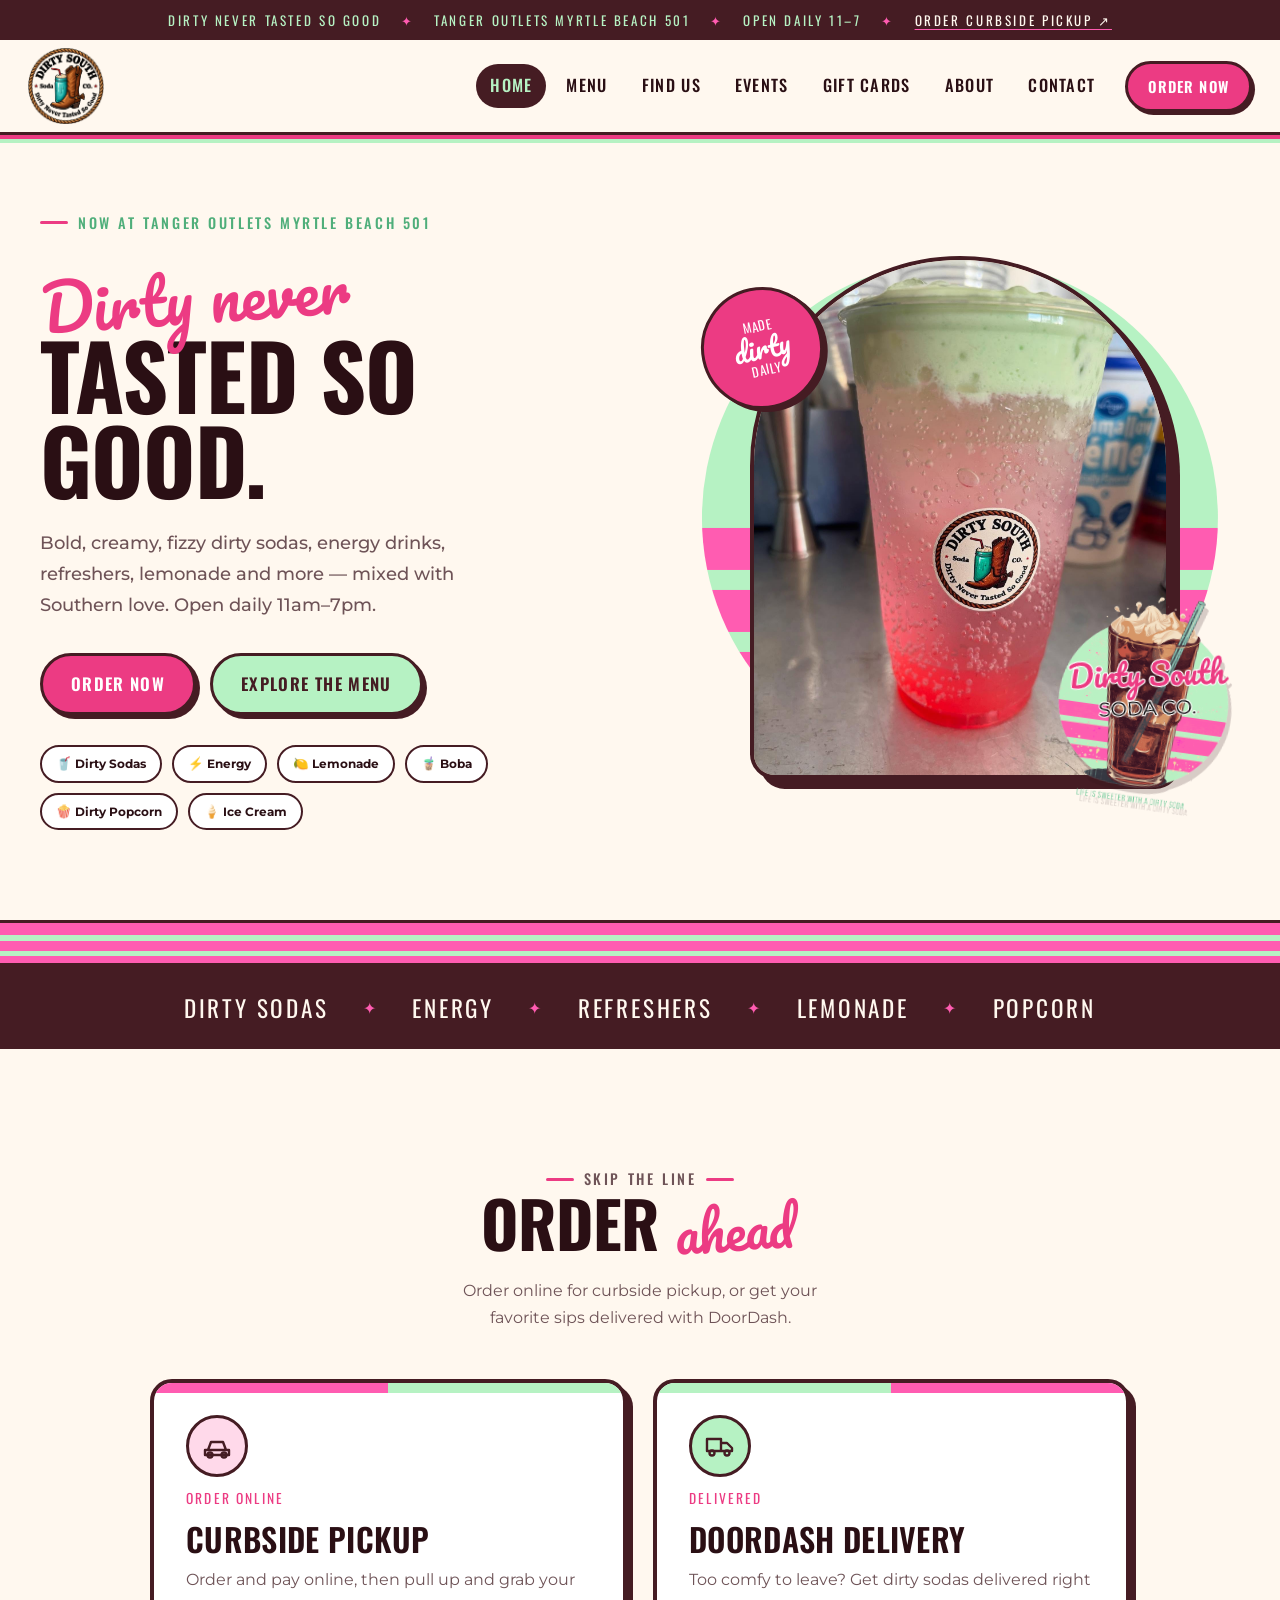
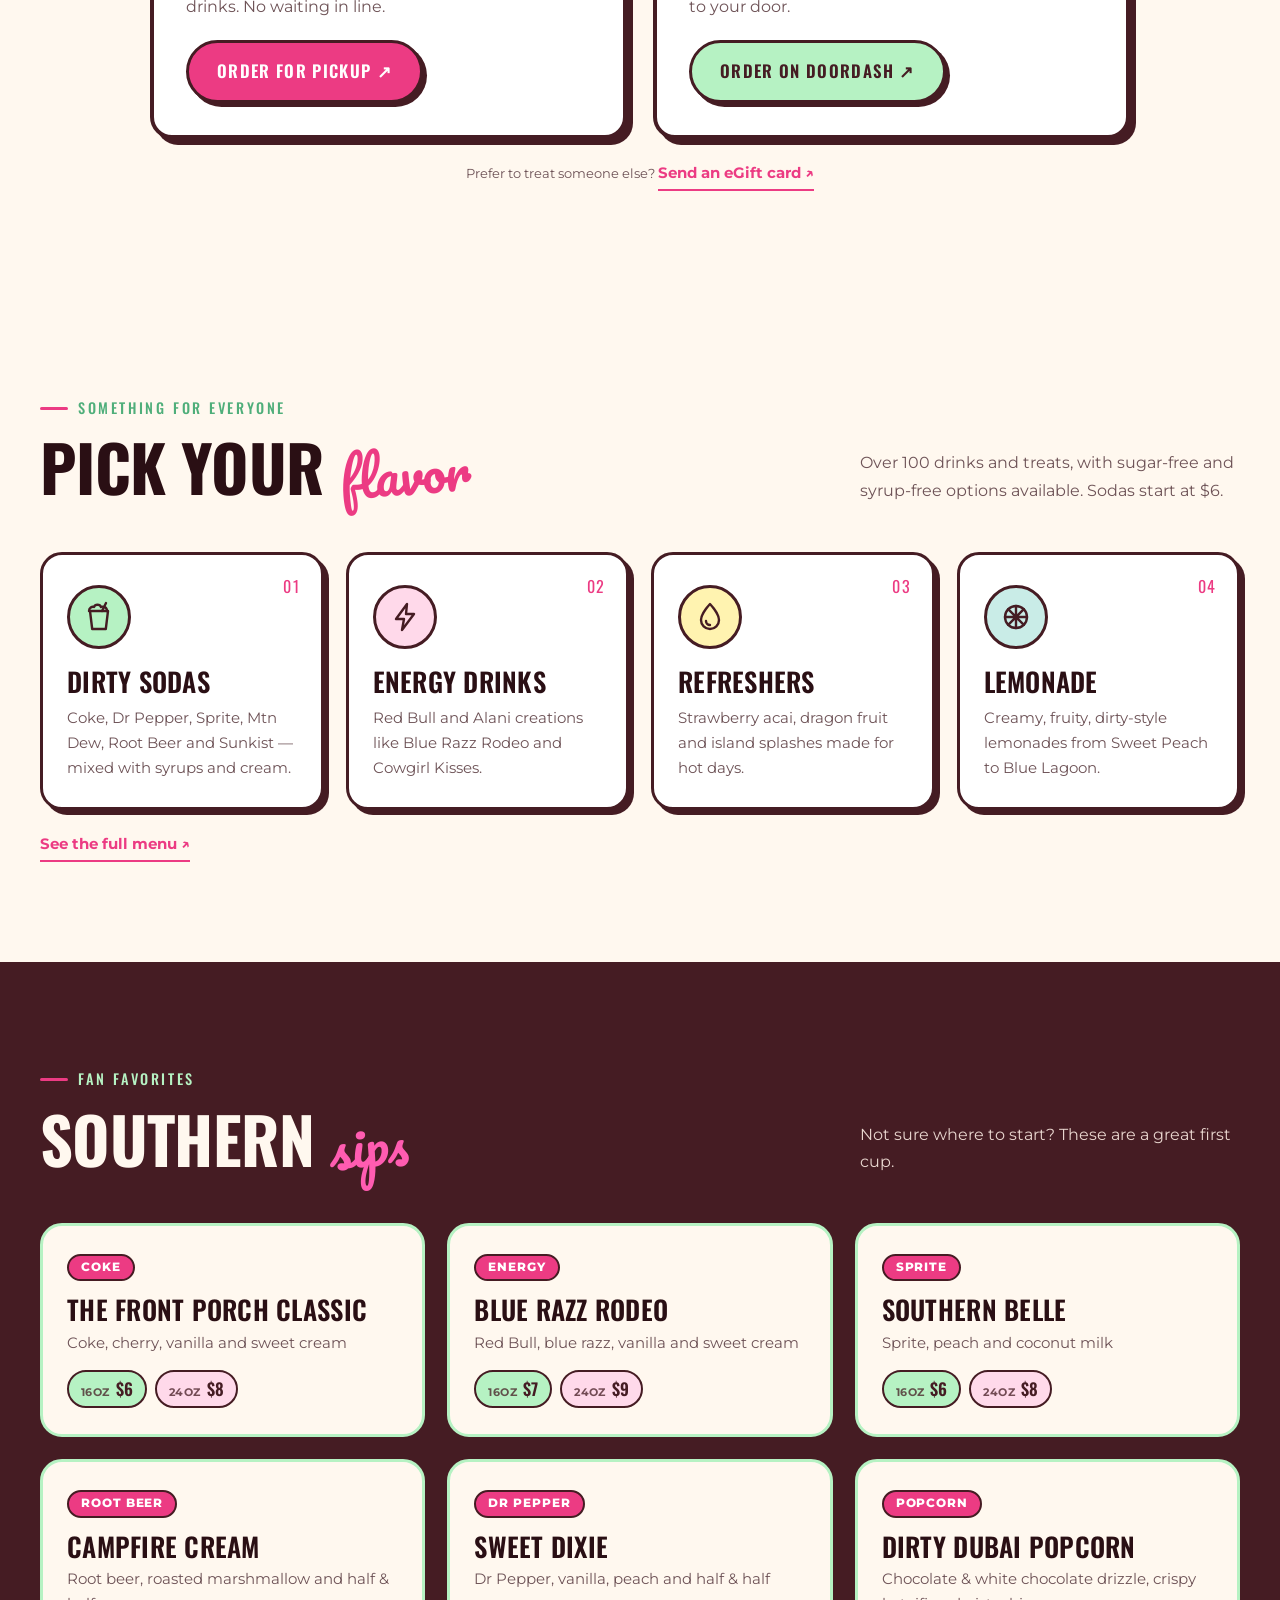
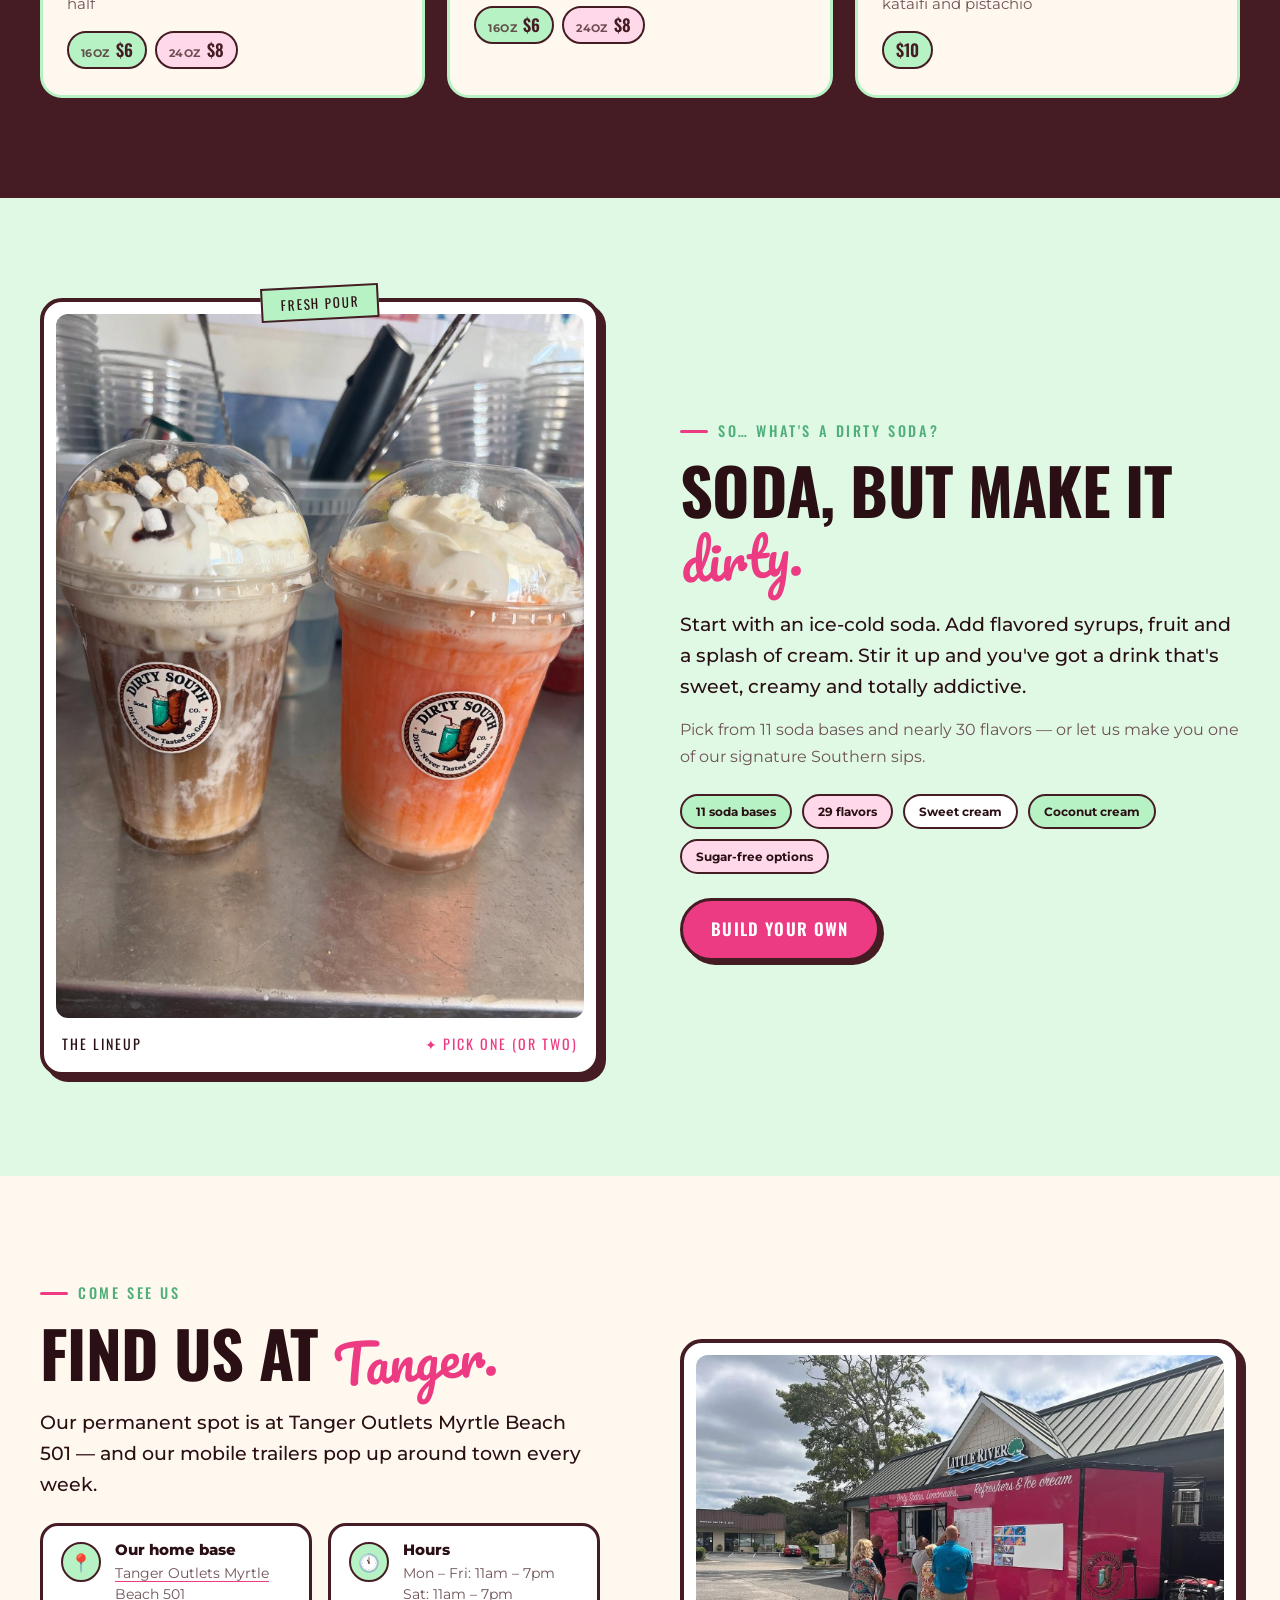
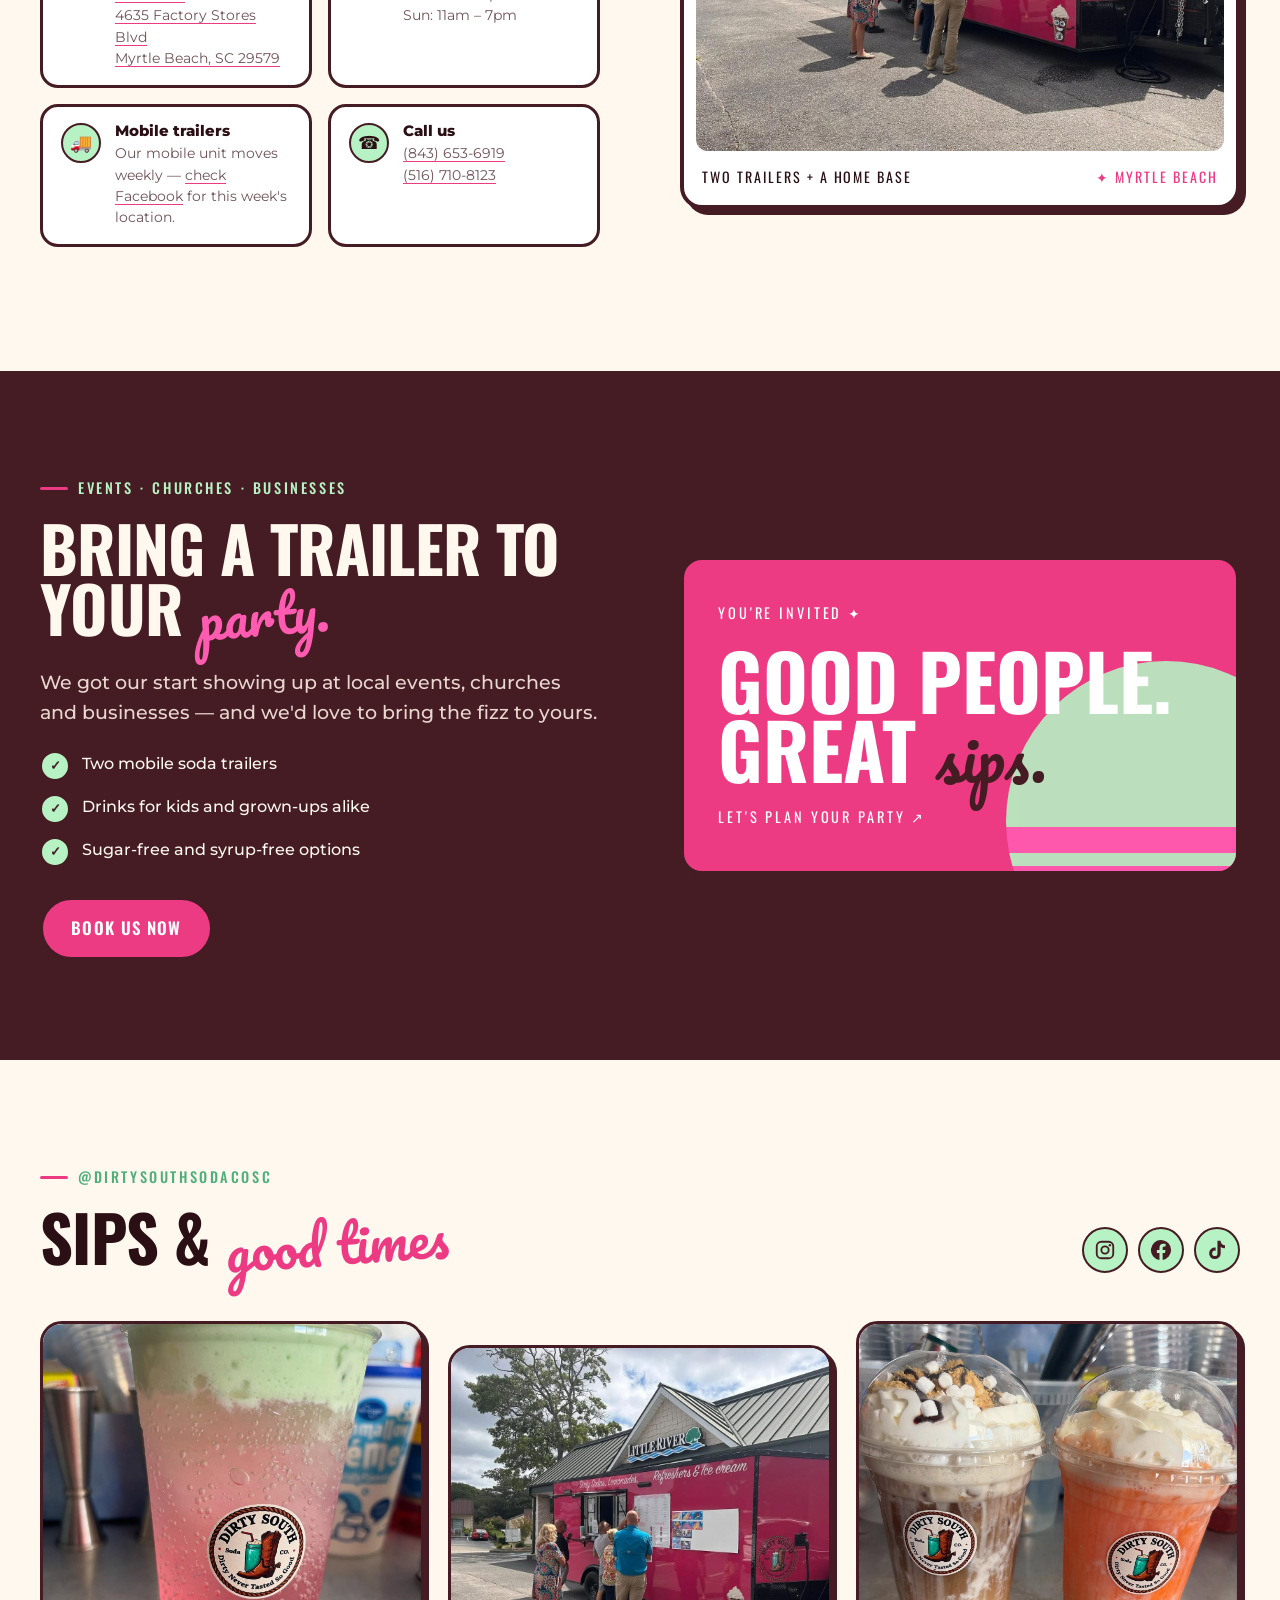
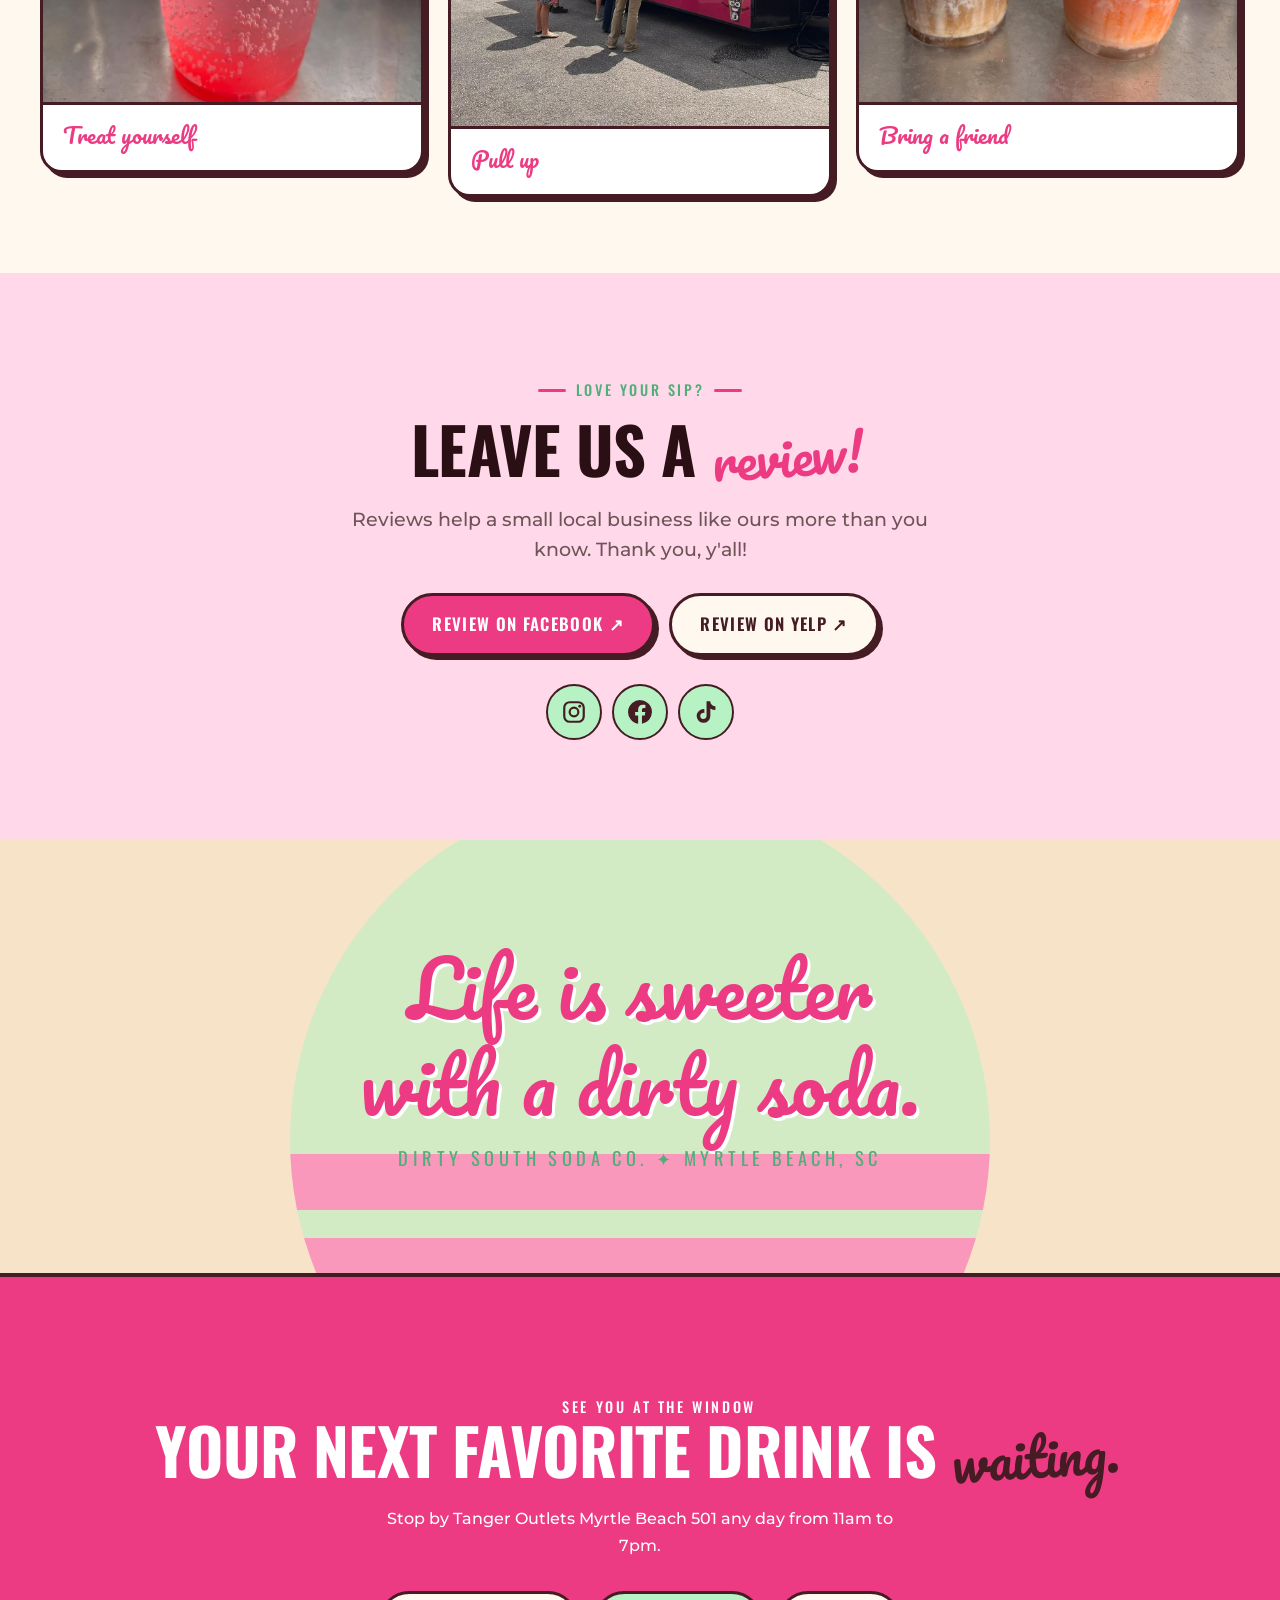
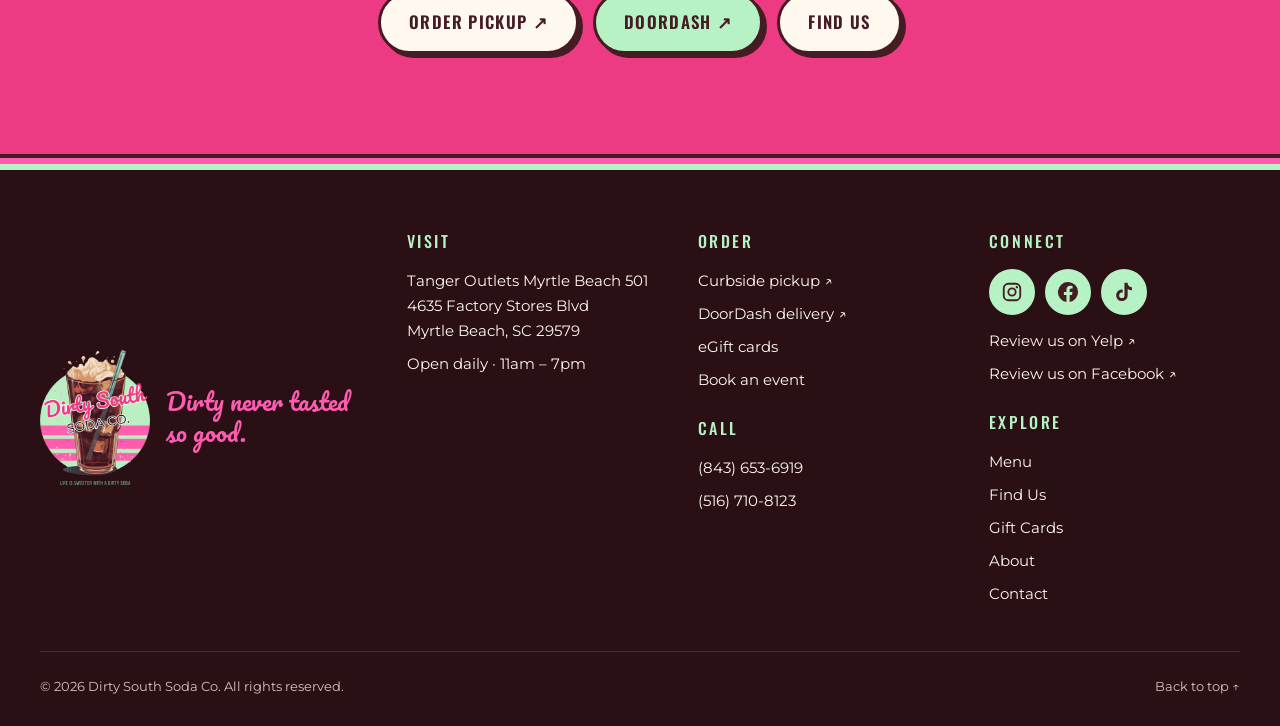
<file: index.html>
<!doctype html>
<html lang="en">
<head>
  <meta charset="utf-8">
  <meta name="viewport" content="width=device-width, initial-scale=1">
  <meta name="theme-color" content="#451c23">
  <title>Dirty South Soda Co. | Dirty Sodas at Tanger Outlets Myrtle Beach</title>
  <meta name="description" content="Dirty sodas, energy drinks, refreshers, lemonade, boba, dirty popcorn and ice cream. Visit us at Tanger Outlets Myrtle Beach 501, open daily 11am–7pm, or book our trailers for your event.">
  <meta property="og:title" content="Dirty South Soda Co. | Dirty Sodas at Tanger Outlets Myrtle Beach">
  <meta property="og:description" content="Dirty sodas, energy drinks, refreshers, lemonade, boba, dirty popcorn and ice cream. Visit us at Tanger Outlets Myrtle Beach 501, open daily 11am–7pm, or book our trailers for your event.">
  <meta property="og:type" content="website">
  <meta property="og:image" content="dirty-south-logo.png">
  <link rel="icon" type="image/png" href="favicon.png">
  <link rel="preconnect" href="https://fonts.googleapis.com">
  <link rel="preconnect" href="https://fonts.gstatic.com" crossorigin>
  <link rel="stylesheet" href="styles.css">
  <script src="script.js" defer></script>
  <script type="application/ld+json">{"@context":"https://schema.org","@type":"FoodEstablishment","name":"Dirty South Soda Co.","slogan":"Dirty Never Tasted So Good","founder":"Lauren Graciolett","servesCuisine":"Dirty sodas, energy drinks, refreshers, lemonade, boba, dirty popcorn, ice cream","telephone":["+18436536919","+15167108123"],"address":{"@type":"PostalAddress","streetAddress":"4635 Factory Stores Blvd, Tanger Outlets Myrtle Beach 501","addressLocality":"Myrtle Beach","addressRegion":"SC","postalCode":"29579","addressCountry":"US"},"openingHours":"Mo-Su 11:00-19:00","logo":"dirty-south-logo.png","sameAs":["https://www.instagram.com/dirtysouthsodacosc/","https://www.facebook.com/share/15aghyEGGn/?mibextid=wwXIfr","https://www.tiktok.com/@dirtysouthsodaco","https://www.yelp.com/biz/dirty-south-soda-co-conway","https://linktr.ee/dirtysouthsodaco"],"potentialAction":{"@type":"OrderAction","target":["http://dirtysouthsodaco.square.site","https://www.doordash.com/store/dirty-south-soda-co-myrtle-beach-36130981/88318558/"]}}</script>
</head>
<body>
<a class="skip" href="#main">Skip to content</a>
<div class="topline">Dirty never tasted so good <b aria-hidden="true">✦</b> Tanger Outlets Myrtle Beach 501 <b aria-hidden="true">✦</b> Open daily 11–7 <b aria-hidden="true">✦</b> <a href="http://dirtysouthsodaco.square.site" target="_blank" rel="noopener noreferrer">Order curbside pickup ↗</a></div>
<header class="header">
  <div class="nav-wrap">
    <a class="brand" href="index.html" aria-label="Dirty South Soda Co. home">
      <img src="logo.png" alt="Dirty South Soda Co." width="180" height="86">
    </a>
    <button class="nav-toggle" aria-expanded="false" aria-controls="navigation" type="button"><span class="bars" aria-hidden="true"><i></i><i></i><i></i></span><span class="nav-label">Menu</span></button>
    <nav id="navigation" class="navigation" aria-label="Main navigation">
      <a href="index.html" aria-current="page">Home</a>
      <a href="menu.html">Menu</a>
      <a href="find-us.html">Find Us</a>
      <a href="events.html">Events</a>
      <a href="gift-cards.html">Gift Cards</a>
      <a href="about.html">About</a>
      <a href="contact.html">Contact</a>
      <a class="btn btn-small" href="index.html#order">Order now</a>
    </nav>
  </div>
</header>
<main id="main">

<section class="hero sprinkles" aria-labelledby="hero-title">
  <div class="wrap hero-grid">
    <div class="hero-copy">
      <p class="eyebrow">Now at Tanger Outlets Myrtle Beach 501</p>
      <h1 id="hero-title"><span class="script">Dirty never</span>tasted so good.</h1>
      <p class="hero-intro">Bold, creamy, fizzy dirty sodas, energy drinks, refreshers, lemonade and more — mixed with Southern love. Open daily 11am–7pm.</p>
      <div class="actions"><a class="btn" href="#order">Order now</a><a class="btn btn-mint" href="menu.html">Explore the menu</a></div>
      <div class="hero-badges"><span>🥤 Dirty Sodas</span><span>⚡ Energy</span><span>🍋 Lemonade</span><span>🧋 Boba</span><span>🍿 Dirty Popcorn</span><span>🍦 Ice Cream</span></div>
    </div>
    <div class="hero-art">
      <span class="sun" aria-hidden="true"></span>
      <div class="hero-sticker" aria-hidden="true">Made<strong>dirty</strong>daily</div>
      <div class="media-frame" id="hero-media">
        <img class="hero-still" src="one%20drink.jpg" alt="A Dirty South Soda Co. drink" fetchpriority="high" decoding="async" width="800" height="1000">
        <!-- Mobile-only video. No src in HTML, so desktop never downloads the MP4. -->
        <video id="mobile-video" data-src="mobile%20video.mp4" preload="none" muted playsinline loop poster="one%20drink.jpg" aria-label="A look at Dirty South Soda Co." hidden></video>
        <button id="video-control" class="video-control" type="button" aria-controls="mobile-video" aria-label="Play video" hidden><span aria-hidden="true">▶</span> <span class="video-label">Play video</span></button>
      </div>
      <img class="hero-logo" src="dirty-south-logo.png" alt="" width="170" height="209">
      <p id="video-status" class="sr-only" role="status" aria-live="polite"></p>
    </div>
  </div>
</section>
<div class="stripe-band" aria-hidden="true"></div>
<div class="flavor-strip" aria-label="What we serve"><span>Dirty Sodas</span><i aria-hidden="true">✦</i><span>Energy</span><i aria-hidden="true">✦</i><span>Refreshers</span><i aria-hidden="true">✦</i><span>Lemonade</span><i aria-hidden="true">✦</i><span>Popcorn</span></div>
<section class="space order" id="order" aria-labelledby="order-title">
  <div class="wrap">
    <div class="section-head center" data-reveal><p class="eyebrow">Skip the line</p><h2 id="order-title">Order <span class="script">ahead</span></h2><p class="muted">Order online for curbside pickup, or get your favorite sips delivered with DoorDash.</p></div>
    <div class="order-grid">
      <a class="order-card pickup" href="http://dirtysouthsodaco.square.site" target="_blank" rel="noopener noreferrer" data-reveal>
        <span class="order-icon" aria-hidden="true"><svg viewBox="0 0 32 32" fill="none" stroke="currentColor" stroke-width="2.4" stroke-linecap="round" stroke-linejoin="round"><path d="M4 20h24v5H4zM7 20l3-8h12l3 8"/><circle cx="9" cy="25" r="2.5"/><circle cx="23" cy="25" r="2.5"/></svg></span>
        <span class="order-tag">Order online</span>
        <h3>Curbside pickup</h3>
        <p>Order and pay online, then pull up and grab your drinks. No waiting in line.</p>
        <span class="btn">Order for pickup ↗</span>
      </a>
      <a class="order-card delivery" href="https://www.doordash.com/store/dirty-south-soda-co-myrtle-beach-36130981/88318558/" target="_blank" rel="noopener noreferrer" data-reveal>
        <span class="order-icon" aria-hidden="true"><svg viewBox="0 0 32 32" fill="none" stroke="currentColor" stroke-width="2.4" stroke-linecap="round" stroke-linejoin="round"><path d="M3 9h14v12H3zM17 13h6l5 5v3H17z"/><circle cx="8" cy="23" r="2.5"/><circle cx="23" cy="23" r="2.5"/></svg></span>
        <span class="order-tag">Delivered</span>
        <h3>DoorDash delivery</h3>
        <p>Too comfy to leave? Get dirty sodas delivered right to your door.</p>
        <span class="btn btn-mint">Order on DoorDash ↗</span>
      </a>
    </div>
    <p class="small center" style="margin-top:22px">Prefer to treat someone else? <a class="text-link" style="margin:0" href="gift-cards.html">Send an eGift card ↗</a></p>
  </div>
</section>

<section class="space" aria-labelledby="cats-title">
  <div class="wrap">
    <div class="section-head" data-reveal>
      <div><p class="eyebrow">Something for everyone</p><h2 id="cats-title">Pick your <span class="script">flavor</span></h2></div>
      <p>Over 100 drinks and treats, with sugar-free and syrup-free options available. Sodas start at $6.</p>
    </div>
    <div class="cards">
      <a class="card" href="menu.html#sodas" data-reveal><span class="num">01</span><div class="icon" aria-hidden="true"><svg viewBox="0 0 32 32" fill="none" stroke="#451c23" stroke-width="2.4" stroke-linecap="round" stroke-linejoin="round"><path d="M7 10h18l-2.2 18H9.2z"/><path d="M6 10c0-3 3-5 5-4 1-3 6-3 7 0 2-1 6 0 6 4"/><path d="M19 10 23 2"/></svg></div><h3>Dirty Sodas</h3><p>Coke, Dr Pepper, Sprite, Mtn Dew, Root Beer and Sunkist — mixed with syrups and cream.</p></a>
      <a class="card" href="menu.html#energy" data-reveal><span class="num">02</span><div class="icon" aria-hidden="true"><svg viewBox="0 0 32 32" fill="none" stroke="#451c23" stroke-width="2.4" stroke-linecap="round" stroke-linejoin="round"><path d="M18 3 7 18h8l-2 11 12-16h-8z"/></svg></div><h3>Energy Drinks</h3><p>Red Bull and Alani creations like Blue Razz Rodeo and Cowgirl Kisses.</p></a>
      <a class="card" href="menu.html#refreshers" data-reveal><span class="num">03</span><div class="icon" aria-hidden="true"><svg viewBox="0 0 32 32" fill="none" stroke="#451c23" stroke-width="2.4" stroke-linecap="round" stroke-linejoin="round"><path d="M16 3s9 9.5 9 16a9 9 0 0 1-18 0c0-6.5 9-16 9-16z"/><path d="M12 20a4 4 0 0 0 4 4"/></svg></div><h3>Refreshers</h3><p>Strawberry acai, dragon fruit and island splashes made for hot days.</p></a>
      <a class="card" href="menu.html#lemonade" data-reveal><span class="num">04</span><div class="icon" aria-hidden="true"><svg viewBox="0 0 32 32" fill="none" stroke="#451c23" stroke-width="2.4" stroke-linecap="round" stroke-linejoin="round"><circle cx="16" cy="16" r="11"/><path d="M16 5v22M5 16h22M8.2 8.2l15.6 15.6M23.8 8.2 8.2 23.8"/></svg></div><h3>Lemonade</h3><p>Creamy, fruity, dirty-style lemonades from Sweet Peach to Blue Lagoon.</p></a>
    </div>
    <a class="text-link" href="menu.html">See the full menu ↗</a>
  </div>
</section>

<section class="space bg-cola" aria-labelledby="fav-title">
  <div class="wrap">
    <div class="section-head" data-reveal>
      <div><p class="eyebrow">Fan favorites</p><h2 id="fav-title">Southern <span class="script">sips</span></h2></div>
      <p class="muted">Not sure where to start? These are a great first cup.</p>
    </div>
    <div class="favs"><article class="fav" data-reveal><span class="fav-tag">Coke</span><h3>The Front Porch Classic</h3><p>Coke, cherry, vanilla and sweet cream</p><div class="prices"><span class="price"><small>16oz</small> $6</span><span class="price"><small>24oz</small> $8</span></div></article><article class="fav" data-reveal><span class="fav-tag">Energy</span><h3>Blue Razz Rodeo</h3><p>Red Bull, blue razz, vanilla and sweet cream</p><div class="prices"><span class="price"><small>16oz</small> $7</span><span class="price"><small>24oz</small> $9</span></div></article><article class="fav" data-reveal><span class="fav-tag">Sprite</span><h3>Southern Belle</h3><p>Sprite, peach and coconut milk</p><div class="prices"><span class="price"><small>16oz</small> $6</span><span class="price"><small>24oz</small> $8</span></div></article><article class="fav" data-reveal><span class="fav-tag">Root Beer</span><h3>Campfire Cream</h3><p>Root beer, roasted marshmallow and half &amp; half</p><div class="prices"><span class="price"><small>16oz</small> $6</span><span class="price"><small>24oz</small> $8</span></div></article><article class="fav" data-reveal><span class="fav-tag">Dr Pepper</span><h3>Sweet Dixie</h3><p>Dr Pepper, vanilla, peach and half &amp; half</p><div class="prices"><span class="price"><small>16oz</small> $6</span><span class="price"><small>24oz</small> $8</span></div></article><article class="fav" data-reveal><span class="fav-tag">Popcorn</span><h3>Dirty Dubai Popcorn</h3><p>Chocolate &amp; white chocolate drizzle, crispy kataifi and pistachio</p><div class="prices"><span class="price">$10</span></div></article></div>
  </div>
</section>

<section class="space bg-mint" aria-labelledby="what-title">
  <div class="wrap split">
    <figure class="photo-card tilt" data-reveal>
      <span class="tape">Fresh pour</span>
      <img src="drinks%201.jpg" alt="A lineup of Dirty South Soda Co. drinks" width="900" height="900" loading="lazy" decoding="async">
      <figcaption>The lineup <span>✦ pick one (or two)</span></figcaption>
    </figure>
    <div data-reveal>
      <p class="eyebrow">So… what's a dirty soda?</p>
      <h2 id="what-title">Soda, but make it <span class="script">dirty.</span></h2>
      <p class="lead" style="margin-top:22px">Start with an ice-cold soda. Add flavored syrups, fruit and a splash of cream. Stir it up and you've got a drink that's sweet, creamy and totally addictive.</p>
      <p class="muted">Pick from 11 soda bases and nearly 30 flavors — or let us make you one of our signature Southern sips.</p>
      <div class="chips"><span class="chip">11 soda bases</span><span class="chip">29 flavors</span><span class="chip">Sweet cream</span><span class="chip">Coconut cream</span><span class="chip">Sugar-free options</span></div>
      <div class="actions"><a class="btn" href="menu.html#build">Build your own</a></div>
    </div>
  </div>
</section>

<section class="space" aria-labelledby="visit-title">
  <div class="wrap split reverse">
    <figure class="photo-card tilt-r" data-reveal>
      <img src="outdoor%20food%20truck.jpg" alt="A Dirty South Soda Co. trailer set up outdoors" width="1200" height="800" loading="lazy" decoding="async">
      <figcaption>Two trailers + a home base <span>✦ Myrtle Beach</span></figcaption>
    </figure>
    <div data-reveal>
      <p class="eyebrow">Come see us</p>
      <h2 id="visit-title">Find us at <span class="script">Tanger.</span></h2>
      <p class="lead" style="margin-top:18px;margin-bottom:6px">Our permanent spot is at Tanger Outlets Myrtle Beach 501 — and our mobile trailers pop up around town every week.</p>
      <div class="visit-card" data-reveal>
  <div class="visit-row"><span class="dot" aria-hidden="true">📍</span><div><h3>Our home base</h3><p><a href="https://www.google.com/maps/search/?api=1&query=Tanger+Outlets+Myrtle+Beach+501%2C+4635+Factory+Stores+Blvd%2C+Myrtle+Beach%2C+SC+29579" target="_blank" rel="noopener noreferrer">Tanger Outlets Myrtle Beach 501<br>4635 Factory Stores Blvd<br>Myrtle Beach, SC 29579</a></p></div></div>
  <div class="visit-row"><span class="dot" aria-hidden="true">🕚</span><div><h3>Hours</h3><p>Mon – Fri: 11am – 7pm<br>Sat: 11am – 7pm<br>Sun: 11am – 7pm</p></div></div>
  <div class="visit-row"><span class="dot" aria-hidden="true">🚚</span><div><h3>Mobile trailers</h3><p>Our mobile unit moves weekly — <a href="https://www.facebook.com/share/15aghyEGGn/?mibextid=wwXIfr" target="_blank" rel="noopener noreferrer">check Facebook</a> for this week's location.</p></div></div>
  <div class="visit-row"><span class="dot" aria-hidden="true">☎</span><div><h3>Call us</h3><p><a href="tel:+18436536919">(843) 653-6919</a><br><a href="tel:+15167108123">(516) 710-8123</a></p></div></div>
</div>
    </div>
  </div>
</section>

<section class="space bg-cola" aria-labelledby="events-title">
  <div class="wrap split">
    <div data-reveal>
      <p class="eyebrow">Events · Churches · Businesses</p>
      <h2 id="events-title">Bring a trailer to your <span class="script">party.</span></h2>
      <p class="lead muted" style="margin-top:22px">We got our start showing up at local events, churches and businesses — and we'd love to bring the fizz to yours.</p>
      <ul class="check-list"><li>Two mobile soda trailers</li><li>Drinks for kids and grown-ups alike</li><li>Sugar-free and syrup-free options</li></ul>
      <div class="actions" style="margin-top:30px"><a class="btn" href="events.html">Book us now</a></div>
    </div>
    <div class="poster" data-reveal aria-hidden="true">
      <span class="sun"></span>
      <small>You're invited ✦</small>
      <strong>Good people.<br>Great <em>sips.</em></strong>
      <small>Let's plan your party ↗</small>
    </div>
  </div>
</section>

<section class="space" aria-labelledby="social-title">
  <div class="wrap">
    <div class="section-head" data-reveal>
      <div><p class="eyebrow">@dirtysouthsodacosc</p><h2 id="social-title">Sips &amp; <span class="script">good times</span></h2></div>
      <div class="socials"><a href="https://www.instagram.com/dirtysouthsodacosc/" target="_blank" rel="noopener noreferrer" aria-label="Instagram"><svg viewBox="0 0 24 24" aria-hidden="true"><rect x="3" y="3" width="18" height="18" rx="5" fill="none" stroke="currentColor" stroke-width="2"/><circle cx="12" cy="12" r="4" fill="none" stroke="currentColor" stroke-width="2"/><circle cx="17.3" cy="6.7" r="1.3" fill="currentColor"/></svg></a><a href="https://www.facebook.com/share/15aghyEGGn/?mibextid=wwXIfr" target="_blank" rel="noopener noreferrer" aria-label="Facebook"><svg viewBox="0 0 24 24" aria-hidden="true"><path fill="currentColor" d="M23 12a11 11 0 1 0-12.7 10.9v-7.7H7.5V12h2.8V9.6c0-2.8 1.7-4.3 4.2-4.3 1.2 0 2.5.2 2.5.2v2.7h-1.4c-1.4 0-1.8.9-1.8 1.8V12h3.1l-.5 3.2h-2.6v7.7A11 11 0 0 0 23 12z"/></svg></a><a href="https://www.tiktok.com/@dirtysouthsodaco" target="_blank" rel="noopener noreferrer" aria-label="TikTok"><svg viewBox="0 0 24 24" aria-hidden="true"><path fill="currentColor" d="M16 8.7v7a6.3 6.3 0 1 1-5.5-6.3v3.5a2.9 2.9 0 1 0 2 2.8V2h3.4a4.8 4.8 0 0 0 4.8 4.8v3.4A8.2 8.2 0 0 1 16 8.7z"/></svg></a></div>
    </div>
    <div class="gallery">
      <figure><img src="one%20drink.jpg" alt="A Dirty South Soda Co. drink up close" width="800" height="1000" loading="lazy" decoding="async"><figcaption>Treat yourself</figcaption></figure>
      <figure><img src="outdoor%20food%20truck.jpg" alt="The soda trailer outdoors" width="1200" height="800" loading="lazy" decoding="async"><figcaption>Pull up</figcaption></figure>
      <figure><img src="drinks%201.jpg" alt="A selection of drinks" width="900" height="900" loading="lazy" decoding="async"><figcaption>Bring a friend</figcaption></figure>
    </div>
  </div>
</section>

<section class="space bg-pink" aria-labelledby="rev-title">
  <div class="wrap center" data-reveal>
    <p class="eyebrow">Love your sip?</p>
    <h2 id="rev-title">Leave us a <span class="script">review!</span></h2>
    <p class="lead muted" style="max-width:600px;margin:18px auto 0">Reviews help a small local business like ours more than you know. Thank you, y'all!</p>
    <div class="actions" style="justify-content:center;margin-top:28px"><a class="btn" href="https://www.facebook.com/share/15aghyEGGn/?mibextid=wwXIfr" target="_blank" rel="noopener noreferrer">Review on Facebook ↗</a><a class="btn btn-cream" href="https://www.yelp.com/biz/dirty-south-soda-co-conway" target="_blank" rel="noopener noreferrer">Review on Yelp ↗</a></div>
    <div class="socials big-socials"><a href="https://www.instagram.com/dirtysouthsodacosc/" target="_blank" rel="noopener noreferrer" aria-label="Instagram"><svg viewBox="0 0 24 24" aria-hidden="true"><rect x="3" y="3" width="18" height="18" rx="5" fill="none" stroke="currentColor" stroke-width="2"/><circle cx="12" cy="12" r="4" fill="none" stroke="currentColor" stroke-width="2"/><circle cx="17.3" cy="6.7" r="1.3" fill="currentColor"/></svg></a><a href="https://www.facebook.com/share/15aghyEGGn/?mibextid=wwXIfr" target="_blank" rel="noopener noreferrer" aria-label="Facebook"><svg viewBox="0 0 24 24" aria-hidden="true"><path fill="currentColor" d="M23 12a11 11 0 1 0-12.7 10.9v-7.7H7.5V12h2.8V9.6c0-2.8 1.7-4.3 4.2-4.3 1.2 0 2.5.2 2.5.2v2.7h-1.4c-1.4 0-1.8.9-1.8 1.8V12h3.1l-.5 3.2h-2.6v7.7A11 11 0 0 0 23 12z"/></svg></a><a href="https://www.tiktok.com/@dirtysouthsodaco" target="_blank" rel="noopener noreferrer" aria-label="TikTok"><svg viewBox="0 0 24 24" aria-hidden="true"><path fill="currentColor" d="M16 8.7v7a6.3 6.3 0 1 1-5.5-6.3v3.5a2.9 2.9 0 1 0 2 2.8V2h3.4a4.8 4.8 0 0 0 4.8 4.8v3.4A8.2 8.2 0 0 1 16 8.7z"/></svg></a></div>
  </div>
</section>

<section class="tagline space bg-foam">
  <span class="sun" aria-hidden="true"></span>
  <div class="wrap" data-reveal>
    <p class="big">Life is sweeter<br>with a dirty soda.</p>
    <p class="sub">Dirty South Soda Co. ✦ Myrtle Beach, SC</p>
  </div>
</section>
<section class="final-cta sprinkles space">
  <div class="wrap">
    <p class="eyebrow" style="color:#fff">See you at the window</p>
    <h2>Your next favorite drink is <span class="script">waiting.</span></h2>
    <p>Stop by Tanger Outlets Myrtle Beach 501 any day from 11am to 7pm.</p>
    <div class="actions"><a class="btn btn-cream" href="http://dirtysouthsodaco.square.site" target="_blank" rel="noopener noreferrer">Order pickup ↗</a><a class="btn btn-mint" href="https://www.doordash.com/store/dirty-south-soda-co-myrtle-beach-36130981/88318558/" target="_blank" rel="noopener noreferrer">DoorDash ↗</a><a class="btn btn-cream" href="find-us.html">Find us</a></div>
  </div>
</section>
</main>
<footer class="footer">
  <div class="wrap">
    <div class="footer-main">
      <div class="footer-brand">
        <img src="dirty-south-logo.png" alt="Dirty South Soda Co." width="110" height="135" loading="lazy">
        <p>Dirty never tasted<br>so good.</p>
      </div>
      <div>
        <h4>Visit</h4>
        <div class="footer-col"><a href="https://www.google.com/maps/search/?api=1&query=Tanger+Outlets+Myrtle+Beach+501%2C+4635+Factory+Stores+Blvd%2C+Myrtle+Beach%2C+SC+29579" target="_blank" rel="noopener noreferrer">Tanger Outlets Myrtle Beach 501<br>4635 Factory Stores Blvd<br>Myrtle Beach, SC 29579</a><span>Open daily · 11am – 7pm</span></div>
      </div>
      <div>
        <h4>Order</h4>
        <div class="footer-col"><a href="http://dirtysouthsodaco.square.site" target="_blank" rel="noopener noreferrer">Curbside pickup ↗</a><a href="https://www.doordash.com/store/dirty-south-soda-co-myrtle-beach-36130981/88318558/" target="_blank" rel="noopener noreferrer">DoorDash delivery ↗</a><a href="gift-cards.html">eGift cards</a><a href="events.html">Book an event</a></div>
        <h4 style="margin-top:22px">Call</h4>
        <div class="footer-col"><a href="tel:+18436536919">(843) 653-6919</a><a href="tel:+15167108123">(516) 710-8123</a></div>
      </div>
      <div>
        <h4>Connect</h4>
        <div class="socials"><a href="https://www.instagram.com/dirtysouthsodacosc/" target="_blank" rel="noopener noreferrer" aria-label="Instagram"><svg viewBox="0 0 24 24" aria-hidden="true"><rect x="3" y="3" width="18" height="18" rx="5" fill="none" stroke="currentColor" stroke-width="2"/><circle cx="12" cy="12" r="4" fill="none" stroke="currentColor" stroke-width="2"/><circle cx="17.3" cy="6.7" r="1.3" fill="currentColor"/></svg></a><a href="https://www.facebook.com/share/15aghyEGGn/?mibextid=wwXIfr" target="_blank" rel="noopener noreferrer" aria-label="Facebook"><svg viewBox="0 0 24 24" aria-hidden="true"><path fill="currentColor" d="M23 12a11 11 0 1 0-12.7 10.9v-7.7H7.5V12h2.8V9.6c0-2.8 1.7-4.3 4.2-4.3 1.2 0 2.5.2 2.5.2v2.7h-1.4c-1.4 0-1.8.9-1.8 1.8V12h3.1l-.5 3.2h-2.6v7.7A11 11 0 0 0 23 12z"/></svg></a><a href="https://www.tiktok.com/@dirtysouthsodaco" target="_blank" rel="noopener noreferrer" aria-label="TikTok"><svg viewBox="0 0 24 24" aria-hidden="true"><path fill="currentColor" d="M16 8.7v7a6.3 6.3 0 1 1-5.5-6.3v3.5a2.9 2.9 0 1 0 2 2.8V2h3.4a4.8 4.8 0 0 0 4.8 4.8v3.4A8.2 8.2 0 0 1 16 8.7z"/></svg></a></div>
        <div class="footer-col" style="margin-top:14px"><a href="https://www.yelp.com/biz/dirty-south-soda-co-conway" target="_blank" rel="noopener noreferrer">Review us on Yelp ↗</a><a href="https://www.facebook.com/share/15aghyEGGn/?mibextid=wwXIfr" target="_blank" rel="noopener noreferrer">Review us on Facebook ↗</a></div>
        <h4 style="margin-top:22px">Explore</h4>
        <nav aria-label="Footer navigation"><a href="menu.html">Menu</a><a href="find-us.html">Find Us</a><a href="gift-cards.html">Gift Cards</a><a href="about.html">About</a><a href="contact.html">Contact</a></nav>
      </div>
    </div>
    <div class="footer-bottom"><p>© <span id="year">2026</span> Dirty South Soda Co. All rights reserved.</p><a href="#main">Back to top ↑</a></div>
  </div>
</footer>
</body>
</html>
</file>
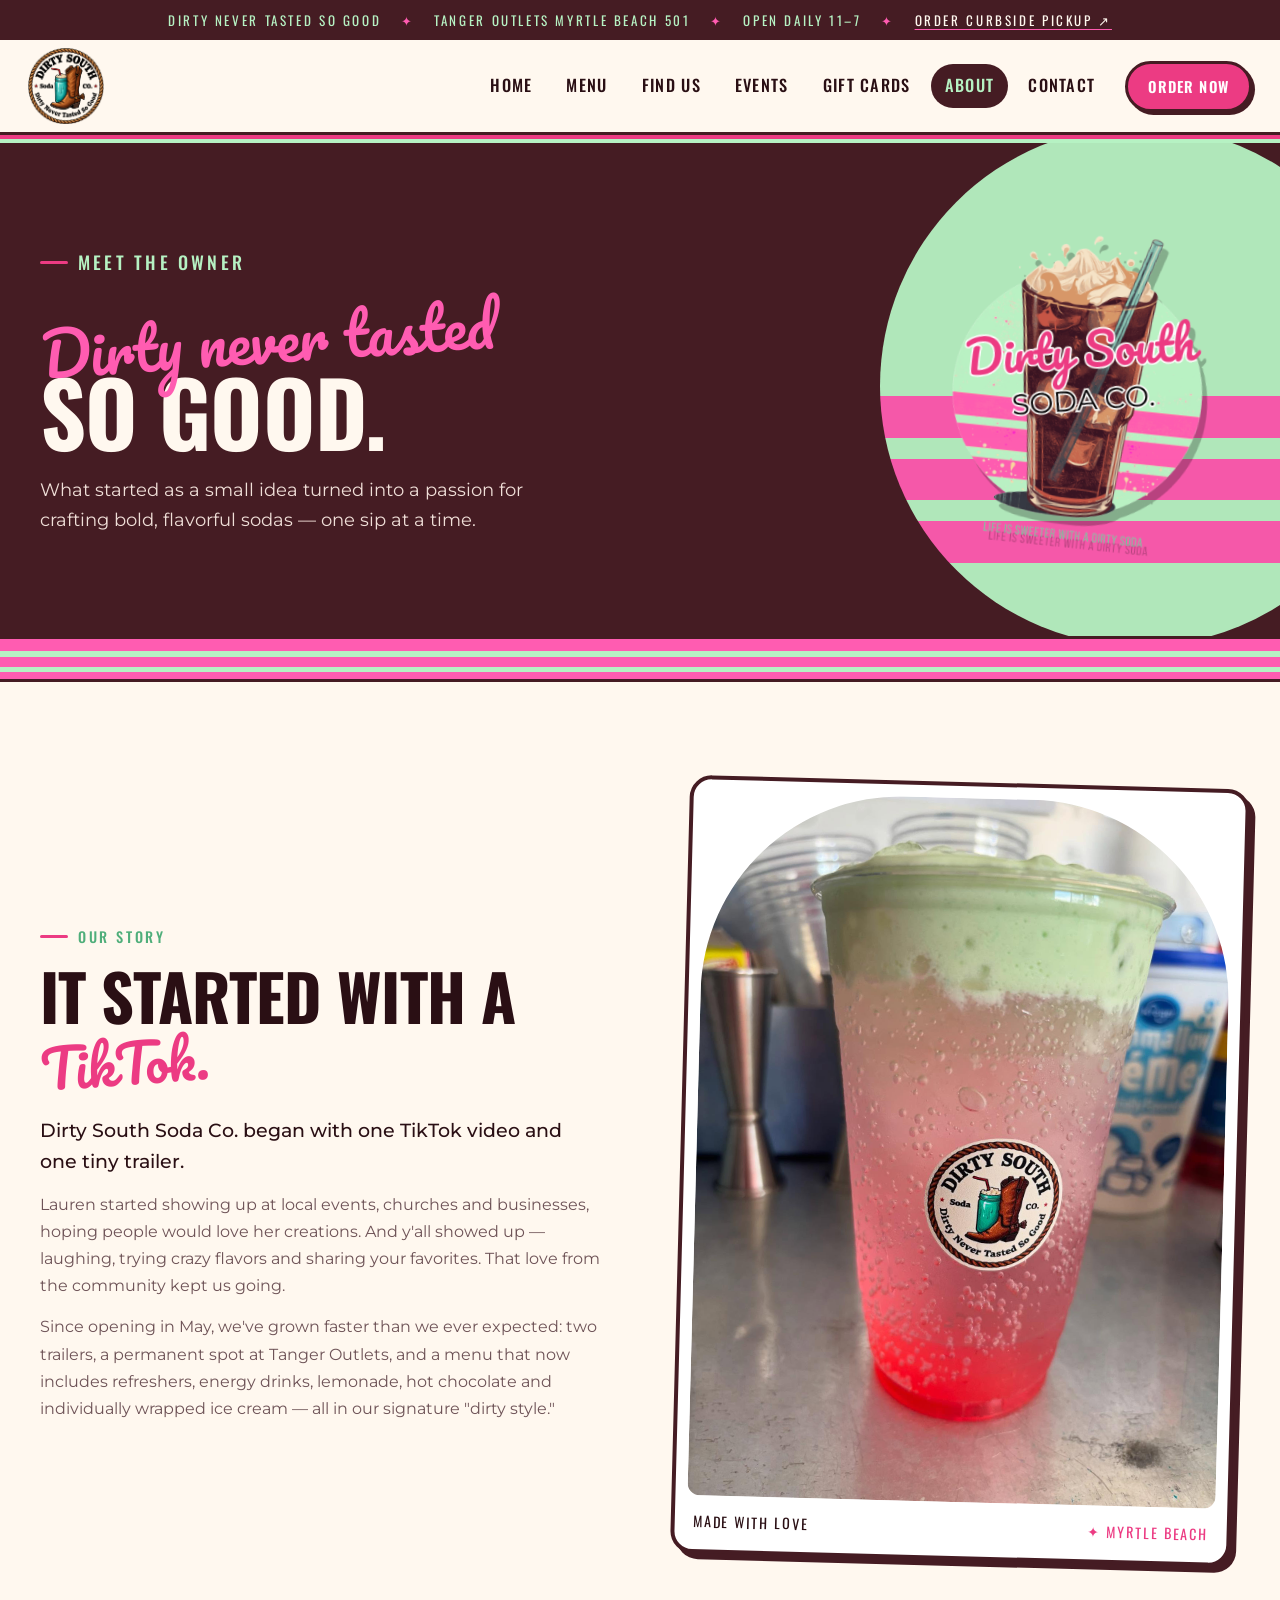
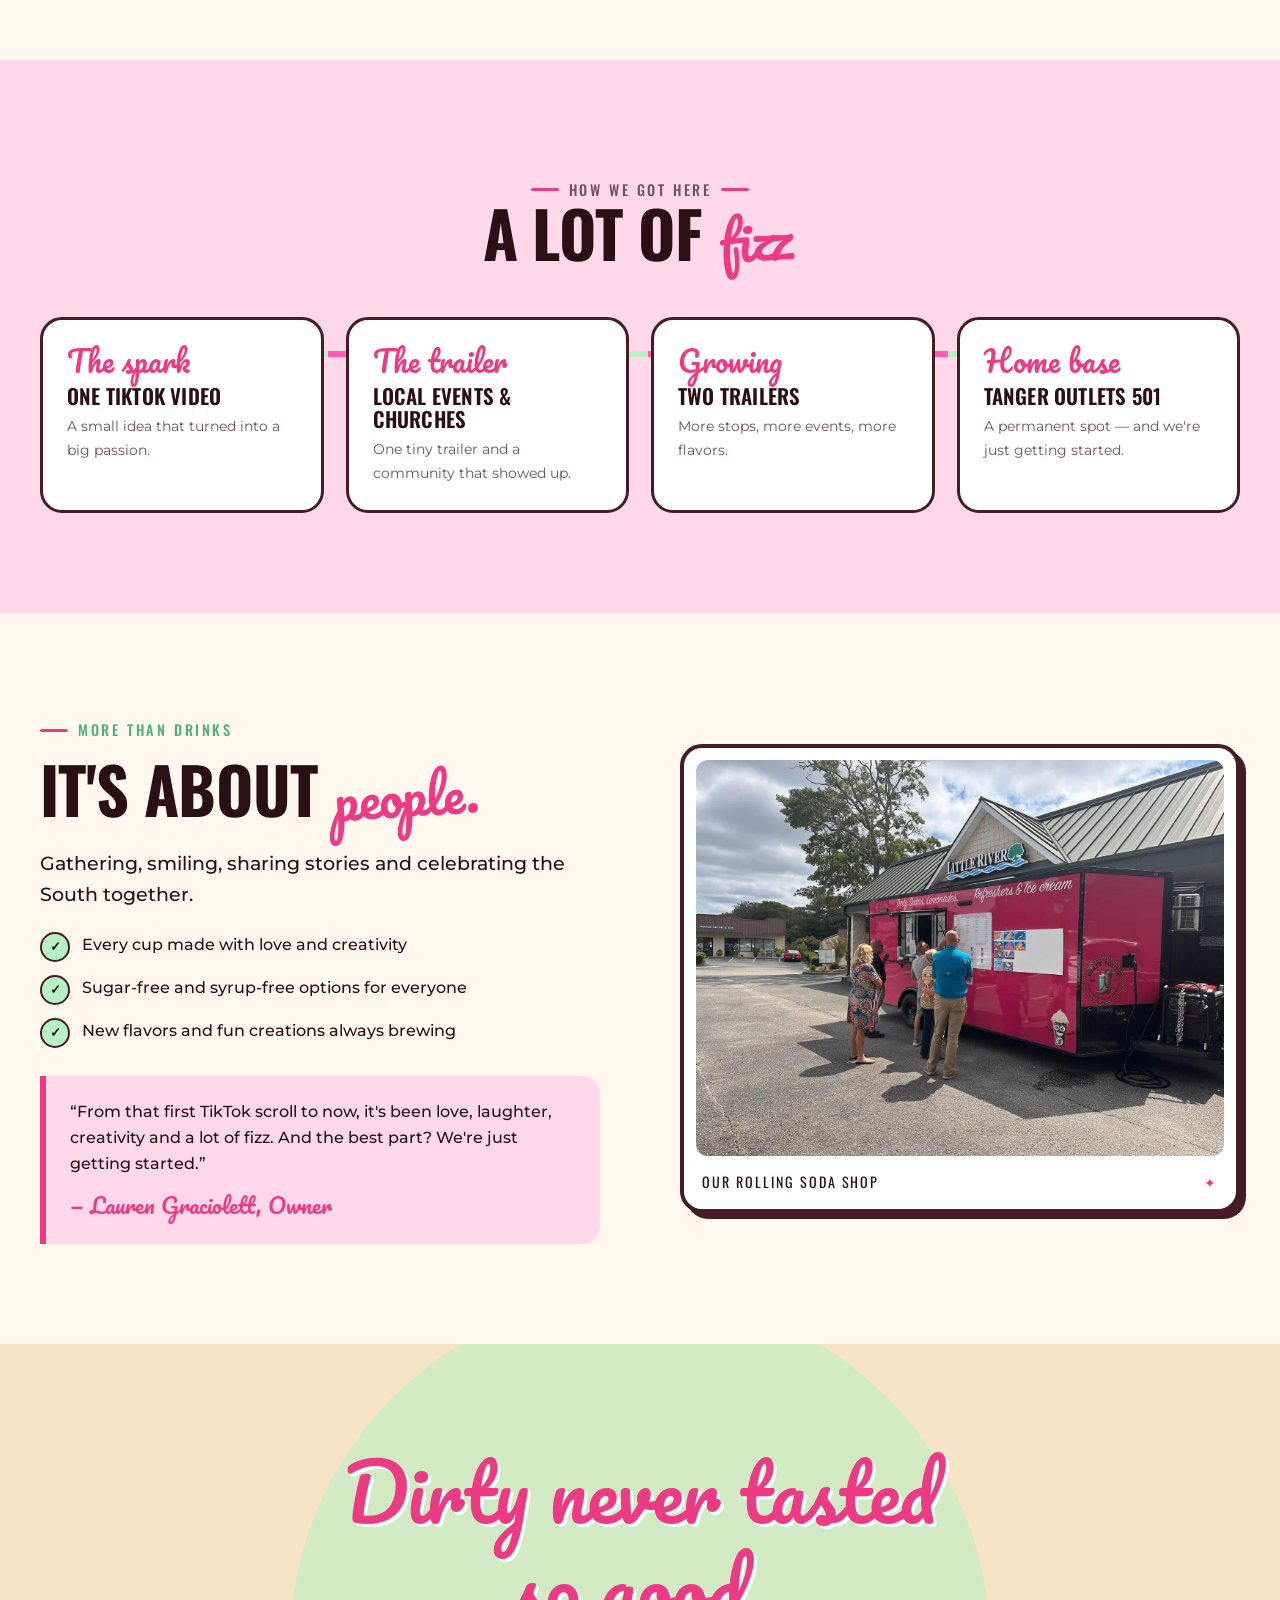
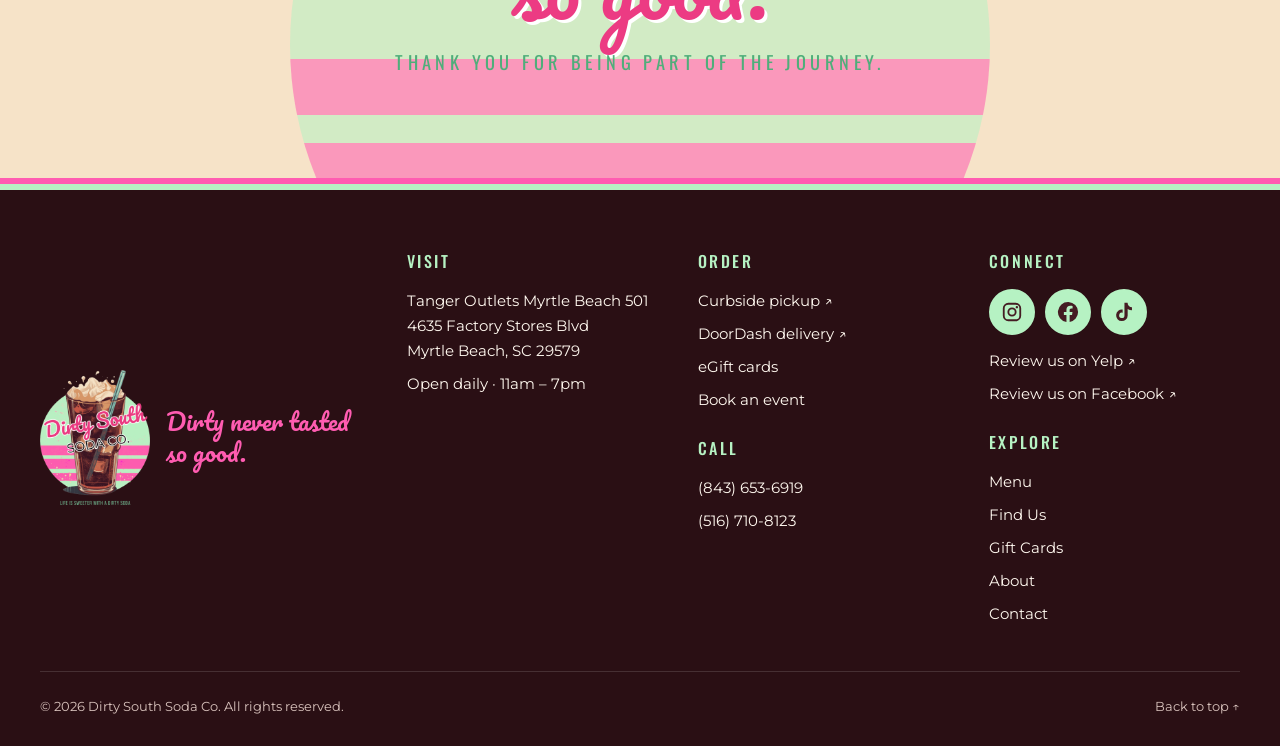
<file: about.html>
<!doctype html>
<html lang="en">
<head>
  <meta charset="utf-8">
  <meta name="viewport" content="width=device-width, initial-scale=1">
  <meta name="theme-color" content="#451c23">
  <title>About | Meet the Owner of Dirty South Soda Co.</title>
  <meta name="description" content="Meet Lauren Graciolett, owner of Dirty South Soda Co. What started with a TikTok video and one tiny trailer grew into two trailers and a permanent spot at Tanger Outlets Myrtle Beach.">
  <meta property="og:title" content="About | Meet the Owner of Dirty South Soda Co.">
  <meta property="og:description" content="Meet Lauren Graciolett, owner of Dirty South Soda Co. What started with a TikTok video and one tiny trailer grew into two trailers and a permanent spot at Tanger Outlets Myrtle Beach.">
  <meta property="og:type" content="website">
  <meta property="og:image" content="dirty-south-logo.png">
  <link rel="icon" type="image/png" href="favicon.png">
  <link rel="preconnect" href="https://fonts.googleapis.com">
  <link rel="preconnect" href="https://fonts.gstatic.com" crossorigin>
  <link rel="stylesheet" href="styles.css">
  <script src="script.js" defer></script>
  <script type="application/ld+json">{"@context":"https://schema.org","@type":"FoodEstablishment","name":"Dirty South Soda Co.","slogan":"Dirty Never Tasted So Good","founder":"Lauren Graciolett","servesCuisine":"Dirty sodas, energy drinks, refreshers, lemonade, boba, dirty popcorn, ice cream","telephone":["+18436536919","+15167108123"],"address":{"@type":"PostalAddress","streetAddress":"4635 Factory Stores Blvd, Tanger Outlets Myrtle Beach 501","addressLocality":"Myrtle Beach","addressRegion":"SC","postalCode":"29579","addressCountry":"US"},"openingHours":"Mo-Su 11:00-19:00","logo":"dirty-south-logo.png","sameAs":["https://www.instagram.com/dirtysouthsodacosc/","https://www.facebook.com/share/15aghyEGGn/?mibextid=wwXIfr","https://www.tiktok.com/@dirtysouthsodaco","https://www.yelp.com/biz/dirty-south-soda-co-conway","https://linktr.ee/dirtysouthsodaco"],"potentialAction":{"@type":"OrderAction","target":["http://dirtysouthsodaco.square.site","https://www.doordash.com/store/dirty-south-soda-co-myrtle-beach-36130981/88318558/"]}}</script>
</head>
<body>
<a class="skip" href="#main">Skip to content</a>
<div class="topline">Dirty never tasted so good <b aria-hidden="true">✦</b> Tanger Outlets Myrtle Beach 501 <b aria-hidden="true">✦</b> Open daily 11–7 <b aria-hidden="true">✦</b> <a href="http://dirtysouthsodaco.square.site" target="_blank" rel="noopener noreferrer">Order curbside pickup ↗</a></div>
<header class="header">
  <div class="nav-wrap">
    <a class="brand" href="index.html" aria-label="Dirty South Soda Co. home">
      <img src="logo.png" alt="Dirty South Soda Co." width="180" height="86">
    </a>
    <button class="nav-toggle" aria-expanded="false" aria-controls="navigation" type="button"><span class="bars" aria-hidden="true"><i></i><i></i><i></i></span><span class="nav-label">Menu</span></button>
    <nav id="navigation" class="navigation" aria-label="Main navigation">
      <a href="index.html">Home</a>
      <a href="menu.html">Menu</a>
      <a href="find-us.html">Find Us</a>
      <a href="events.html">Events</a>
      <a href="gift-cards.html">Gift Cards</a>
      <a href="about.html" aria-current="page">About</a>
      <a href="contact.html">Contact</a>
      <a class="btn btn-small" href="index.html#order">Order now</a>
    </nav>
  </div>
</header>
<main id="main">
<section class="page-hero">
  <span class="sun" aria-hidden="true"></span>
  <img class="page-hero-logo" src="dirty-south-logo.png" alt="" width="250" height="308">
  <div class="wrap">
    <p class="eyebrow">Meet the owner</p>
    <h1><span class="script">Dirty never tasted</span>so good.</h1>
    <p>What started as a small idea turned into a passion for crafting bold, flavorful sodas — one sip at a time.</p>
    
  </div>
</section>
<div class="stripe-band" aria-hidden="true"></div>

<section class="space" aria-labelledby="story-title">
  <div class="wrap split">
    <div data-reveal>
      <p class="eyebrow">Our story</p>
      <h2 id="story-title">It started with a <span class="script">TikTok.</span></h2>
      <p class="lead" style="margin-top:22px">Dirty South Soda Co. began with one TikTok video and one tiny trailer.</p>
      <p class="muted">Lauren started showing up at local events, churches and businesses, hoping people would love her creations. And y'all showed up — laughing, trying crazy flavors and sharing your favorites. That love from the community kept us going.</p>
      <p class="muted">Since opening in May, we've grown faster than we ever expected: two trailers, a permanent spot at Tanger Outlets, and a menu that now includes refreshers, energy drinks, lemonade, hot chocolate and individually wrapped ice cream — all in our signature "dirty style."</p>
    </div>
    <figure class="photo-card arch tilt-r" data-reveal><img src="one%20drink.jpg" alt="A Dirty South Soda Co. drink" width="800" height="1000" loading="lazy" decoding="async"><figcaption>Made with love <span>✦ Myrtle Beach</span></figcaption></figure>
  </div>
</section>

<section class="space bg-pink" aria-labelledby="time-title">
  <div class="wrap">
    <div class="section-head center" data-reveal><p class="eyebrow">How we got here</p><h2 id="time-title">A lot of <span class="script">fizz</span></h2></div>
    <ol class="timeline">
      <li data-reveal><span class="big">The spark</span><h3>One TikTok video</h3><p>A small idea that turned into a big passion.</p></li>
      <li data-reveal><span class="big">The trailer</span><h3>Local events &amp; churches</h3><p>One tiny trailer and a community that showed up.</p></li>
      <li data-reveal><span class="big">Growing</span><h3>Two trailers</h3><p>More stops, more events, more flavors.</p></li>
      <li data-reveal><span class="big">Home base</span><h3>Tanger Outlets 501</h3><p>A permanent spot — and we're just getting started.</p></li>
    </ol>
  </div>
</section>

<section class="space" aria-labelledby="values-title">
  <div class="wrap split reverse">
    <figure class="photo-card tilt" data-reveal><img src="outdoor%20food%20truck.jpg" alt="A Dirty South Soda Co. trailer" width="1200" height="800" loading="lazy" decoding="async"><figcaption>Our rolling soda shop <span>✦</span></figcaption></figure>
    <div data-reveal>
      <p class="eyebrow">More than drinks</p>
      <h2 id="values-title">It's about <span class="script">people.</span></h2>
      <p class="lead" style="margin-top:22px">Gathering, smiling, sharing stories and celebrating the South together.</p>
      <ul class="check-list"><li>Every cup made with love and creativity</li><li>Sugar-free and syrup-free options for everyone</li><li>New flavors and fun creations always brewing</li></ul>
      <blockquote class="signature">“From that first TikTok scroll to now, it's been love, laughter, creativity and a lot of fizz. And the best part? We're just getting started.”<cite>— Lauren Graciolett, Owner</cite></blockquote>
    </div>
  </div>
</section>

<section class="tagline space bg-foam">
  <span class="sun" aria-hidden="true"></span>
  <div class="wrap" data-reveal><p class="big">Dirty never tasted<br>so good.</p><p class="sub">Thank you for being part of the journey.</p></div>
</section>
</main>
<footer class="footer">
  <div class="wrap">
    <div class="footer-main">
      <div class="footer-brand">
        <img src="dirty-south-logo.png" alt="Dirty South Soda Co." width="110" height="135" loading="lazy">
        <p>Dirty never tasted<br>so good.</p>
      </div>
      <div>
        <h4>Visit</h4>
        <div class="footer-col"><a href="https://www.google.com/maps/search/?api=1&query=Tanger+Outlets+Myrtle+Beach+501%2C+4635+Factory+Stores+Blvd%2C+Myrtle+Beach%2C+SC+29579" target="_blank" rel="noopener noreferrer">Tanger Outlets Myrtle Beach 501<br>4635 Factory Stores Blvd<br>Myrtle Beach, SC 29579</a><span>Open daily · 11am – 7pm</span></div>
      </div>
      <div>
        <h4>Order</h4>
        <div class="footer-col"><a href="http://dirtysouthsodaco.square.site" target="_blank" rel="noopener noreferrer">Curbside pickup ↗</a><a href="https://www.doordash.com/store/dirty-south-soda-co-myrtle-beach-36130981/88318558/" target="_blank" rel="noopener noreferrer">DoorDash delivery ↗</a><a href="gift-cards.html">eGift cards</a><a href="events.html">Book an event</a></div>
        <h4 style="margin-top:22px">Call</h4>
        <div class="footer-col"><a href="tel:+18436536919">(843) 653-6919</a><a href="tel:+15167108123">(516) 710-8123</a></div>
      </div>
      <div>
        <h4>Connect</h4>
        <div class="socials"><a href="https://www.instagram.com/dirtysouthsodacosc/" target="_blank" rel="noopener noreferrer" aria-label="Instagram"><svg viewBox="0 0 24 24" aria-hidden="true"><rect x="3" y="3" width="18" height="18" rx="5" fill="none" stroke="currentColor" stroke-width="2"/><circle cx="12" cy="12" r="4" fill="none" stroke="currentColor" stroke-width="2"/><circle cx="17.3" cy="6.7" r="1.3" fill="currentColor"/></svg></a><a href="https://www.facebook.com/share/15aghyEGGn/?mibextid=wwXIfr" target="_blank" rel="noopener noreferrer" aria-label="Facebook"><svg viewBox="0 0 24 24" aria-hidden="true"><path fill="currentColor" d="M23 12a11 11 0 1 0-12.7 10.9v-7.7H7.5V12h2.8V9.6c0-2.8 1.7-4.3 4.2-4.3 1.2 0 2.5.2 2.5.2v2.7h-1.4c-1.4 0-1.8.9-1.8 1.8V12h3.1l-.5 3.2h-2.6v7.7A11 11 0 0 0 23 12z"/></svg></a><a href="https://www.tiktok.com/@dirtysouthsodaco" target="_blank" rel="noopener noreferrer" aria-label="TikTok"><svg viewBox="0 0 24 24" aria-hidden="true"><path fill="currentColor" d="M16 8.7v7a6.3 6.3 0 1 1-5.5-6.3v3.5a2.9 2.9 0 1 0 2 2.8V2h3.4a4.8 4.8 0 0 0 4.8 4.8v3.4A8.2 8.2 0 0 1 16 8.7z"/></svg></a></div>
        <div class="footer-col" style="margin-top:14px"><a href="https://www.yelp.com/biz/dirty-south-soda-co-conway" target="_blank" rel="noopener noreferrer">Review us on Yelp ↗</a><a href="https://www.facebook.com/share/15aghyEGGn/?mibextid=wwXIfr" target="_blank" rel="noopener noreferrer">Review us on Facebook ↗</a></div>
        <h4 style="margin-top:22px">Explore</h4>
        <nav aria-label="Footer navigation"><a href="menu.html">Menu</a><a href="find-us.html">Find Us</a><a href="gift-cards.html">Gift Cards</a><a href="about.html">About</a><a href="contact.html">Contact</a></nav>
      </div>
    </div>
    <div class="footer-bottom"><p>© <span id="year">2026</span> Dirty South Soda Co. All rights reserved.</p><a href="#main">Back to top ↑</a></div>
  </div>
</footer>
</body>
</html>
</file>
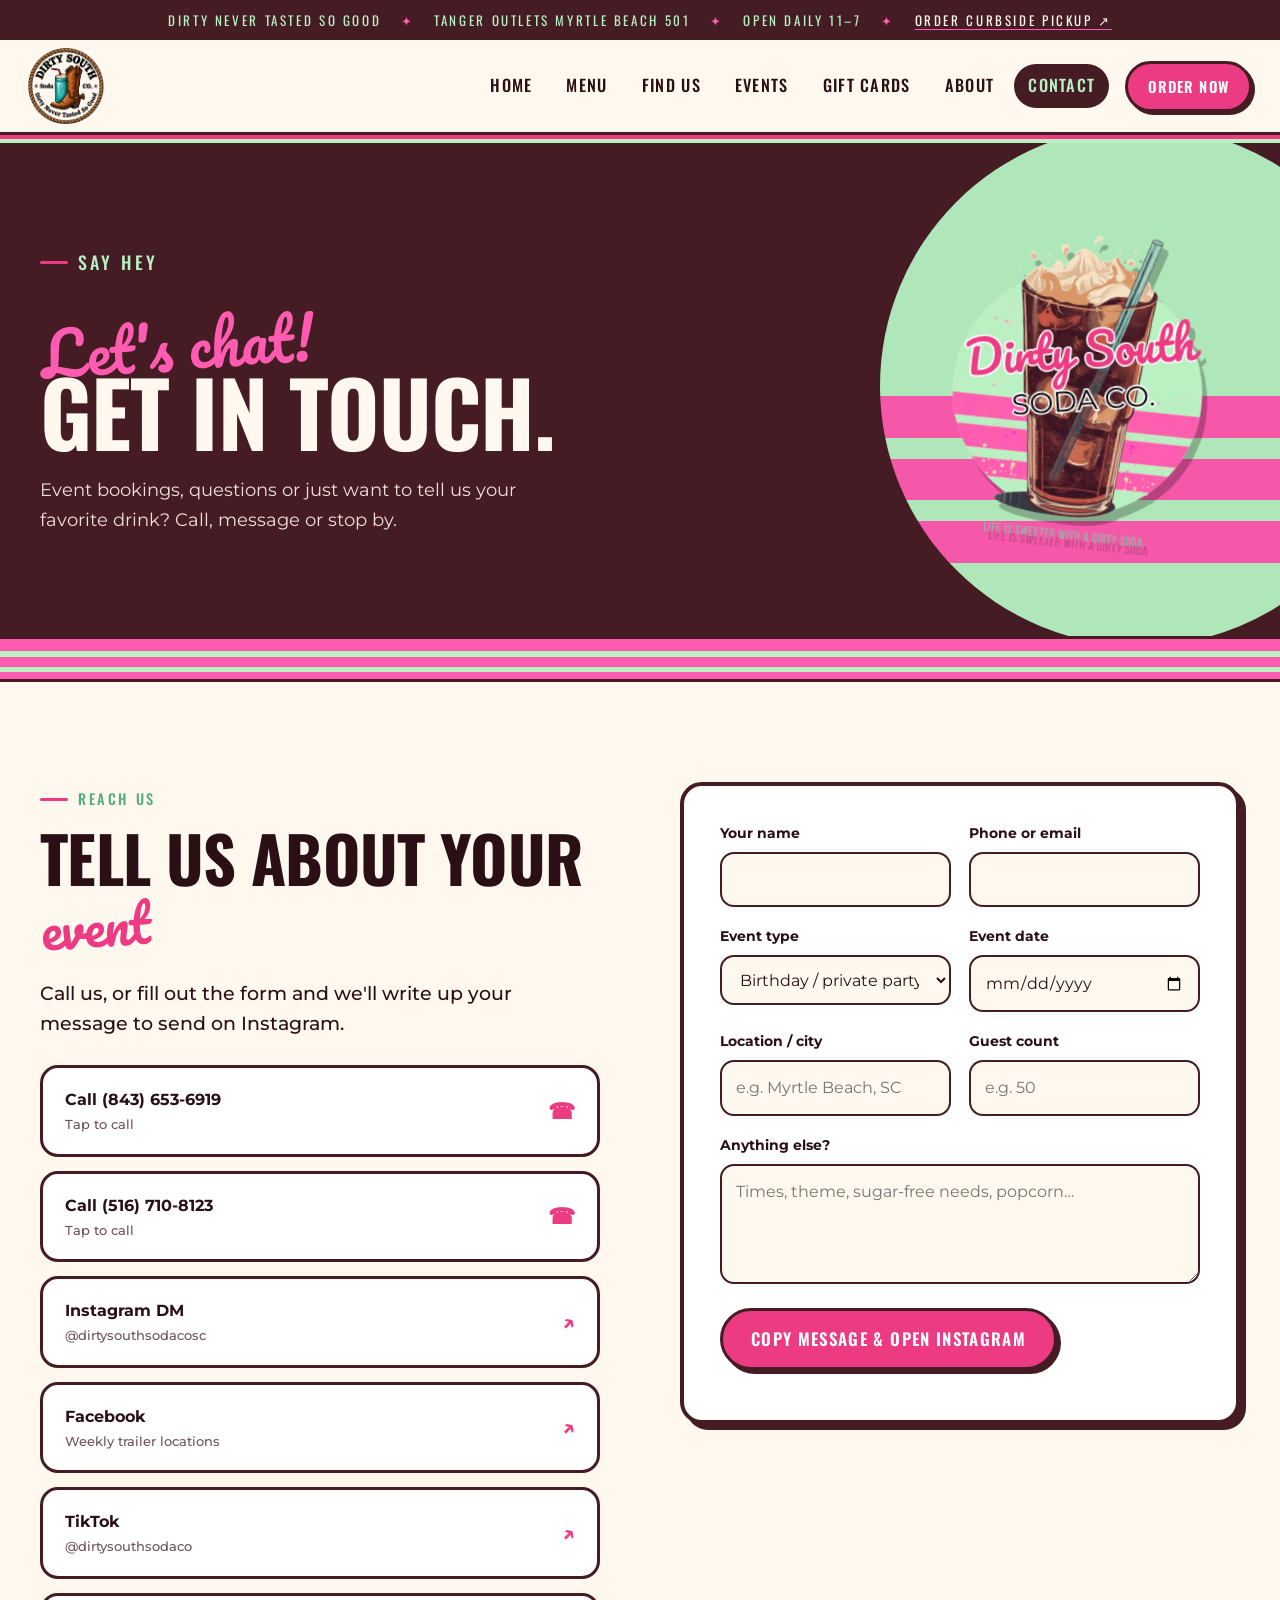
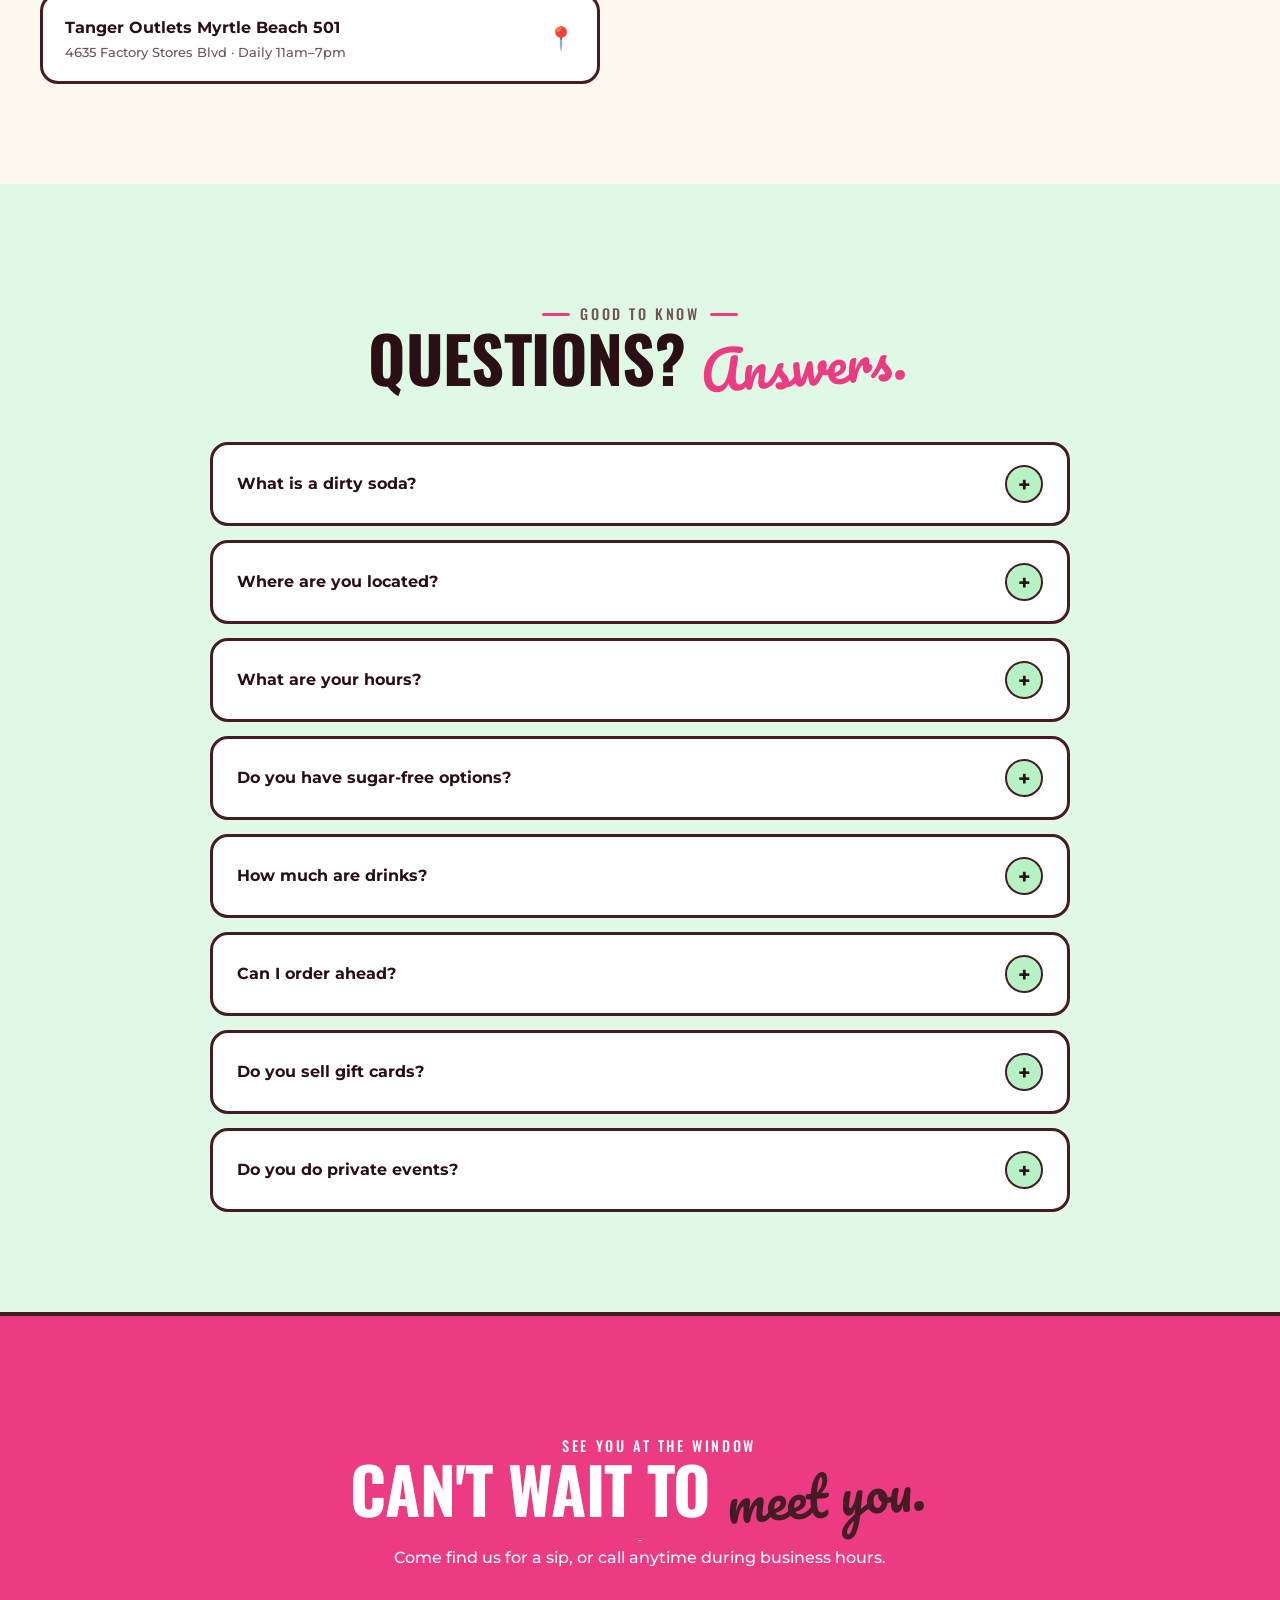
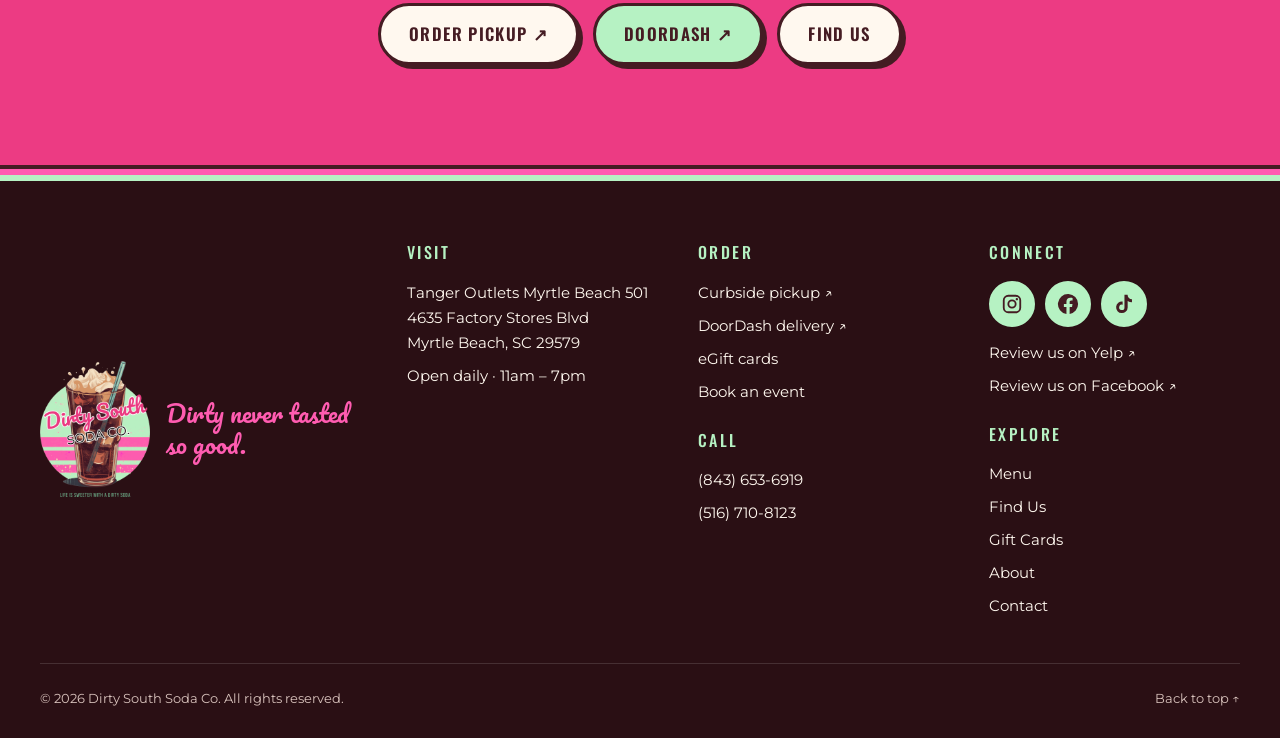
<file: contact.html>
<!doctype html>
<html lang="en">
<head>
  <meta charset="utf-8">
  <meta name="viewport" content="width=device-width, initial-scale=1">
  <meta name="theme-color" content="#451c23">
  <title>Contact | Dirty South Soda Co.</title>
  <meta name="description" content="Contact Dirty South Soda Co. at (843) 653-6919 or (516) 710-8123. Visit Tanger Outlets Myrtle Beach 501, open daily 11am–7pm, or send an event inquiry.">
  <meta property="og:title" content="Contact | Dirty South Soda Co.">
  <meta property="og:description" content="Contact Dirty South Soda Co. at (843) 653-6919 or (516) 710-8123. Visit Tanger Outlets Myrtle Beach 501, open daily 11am–7pm, or send an event inquiry.">
  <meta property="og:type" content="website">
  <meta property="og:image" content="dirty-south-logo.png">
  <link rel="icon" type="image/png" href="favicon.png">
  <link rel="preconnect" href="https://fonts.googleapis.com">
  <link rel="preconnect" href="https://fonts.gstatic.com" crossorigin>
  <link rel="stylesheet" href="styles.css">
  <script src="script.js" defer></script>
  <script type="application/ld+json">{"@context":"https://schema.org","@type":"FoodEstablishment","name":"Dirty South Soda Co.","slogan":"Dirty Never Tasted So Good","founder":"Lauren Graciolett","servesCuisine":"Dirty sodas, energy drinks, refreshers, lemonade, boba, dirty popcorn, ice cream","telephone":["+18436536919","+15167108123"],"address":{"@type":"PostalAddress","streetAddress":"4635 Factory Stores Blvd, Tanger Outlets Myrtle Beach 501","addressLocality":"Myrtle Beach","addressRegion":"SC","postalCode":"29579","addressCountry":"US"},"openingHours":"Mo-Su 11:00-19:00","logo":"dirty-south-logo.png","sameAs":["https://www.instagram.com/dirtysouthsodacosc/","https://www.facebook.com/share/15aghyEGGn/?mibextid=wwXIfr","https://www.tiktok.com/@dirtysouthsodaco","https://www.yelp.com/biz/dirty-south-soda-co-conway","https://linktr.ee/dirtysouthsodaco"],"potentialAction":{"@type":"OrderAction","target":["http://dirtysouthsodaco.square.site","https://www.doordash.com/store/dirty-south-soda-co-myrtle-beach-36130981/88318558/"]}}</script>
</head>
<body>
<a class="skip" href="#main">Skip to content</a>
<div class="topline">Dirty never tasted so good <b aria-hidden="true">✦</b> Tanger Outlets Myrtle Beach 501 <b aria-hidden="true">✦</b> Open daily 11–7 <b aria-hidden="true">✦</b> <a href="http://dirtysouthsodaco.square.site" target="_blank" rel="noopener noreferrer">Order curbside pickup ↗</a></div>
<header class="header">
  <div class="nav-wrap">
    <a class="brand" href="index.html" aria-label="Dirty South Soda Co. home">
      <img src="logo.png" alt="Dirty South Soda Co." width="180" height="86">
    </a>
    <button class="nav-toggle" aria-expanded="false" aria-controls="navigation" type="button"><span class="bars" aria-hidden="true"><i></i><i></i><i></i></span><span class="nav-label">Menu</span></button>
    <nav id="navigation" class="navigation" aria-label="Main navigation">
      <a href="index.html">Home</a>
      <a href="menu.html">Menu</a>
      <a href="find-us.html">Find Us</a>
      <a href="events.html">Events</a>
      <a href="gift-cards.html">Gift Cards</a>
      <a href="about.html">About</a>
      <a href="contact.html" aria-current="page">Contact</a>
      <a class="btn btn-small" href="index.html#order">Order now</a>
    </nav>
  </div>
</header>
<main id="main">
<section class="page-hero">
  <span class="sun" aria-hidden="true"></span>
  <img class="page-hero-logo" src="dirty-south-logo.png" alt="" width="250" height="308">
  <div class="wrap">
    <p class="eyebrow">Say hey</p>
    <h1><span class="script">Let's chat!</span>Get in touch.</h1>
    <p>Event bookings, questions or just want to tell us your favorite drink? Call, message or stop by.</p>
    
  </div>
</section>
<div class="stripe-band" aria-hidden="true"></div>

<section class="space" id="inquiry" aria-labelledby="form-title">
  <div class="wrap split" style="align-items:start">
    <div data-reveal>
      <p class="eyebrow">Reach us</p>
      <h2 id="form-title">Tell us about your <span class="script">event</span></h2>
      <p class="lead" style="margin-top:22px">Call us, or fill out the form and we'll write up your message to send on Instagram.</p>
      <div class="contact-links">
        <a href="tel:+18436536919"><span>Call (843) 653-6919<small>Tap to call</small></span><span class="arrow" aria-hidden="true">☎</span></a>
        <a href="tel:+15167108123"><span>Call (516) 710-8123<small>Tap to call</small></span><span class="arrow" aria-hidden="true">☎</span></a>
        <a href="https://www.instagram.com/dirtysouthsodacosc/" target="_blank" rel="noopener noreferrer"><span>Instagram DM<small>@dirtysouthsodacosc</small></span><span class="arrow" aria-hidden="true">↗</span></a>
        <a href="https://www.facebook.com/share/15aghyEGGn/?mibextid=wwXIfr" target="_blank" rel="noopener noreferrer"><span>Facebook<small>Weekly trailer locations</small></span><span class="arrow" aria-hidden="true">↗</span></a>
        <a href="https://www.tiktok.com/@dirtysouthsodaco" target="_blank" rel="noopener noreferrer"><span>TikTok<small>@dirtysouthsodaco</small></span><span class="arrow" aria-hidden="true">↗</span></a>
        <a href="https://www.google.com/maps/search/?api=1&query=Tanger+Outlets+Myrtle+Beach+501%2C+4635+Factory+Stores+Blvd%2C+Myrtle+Beach%2C+SC+29579" target="_blank" rel="noopener noreferrer"><span>Tanger Outlets Myrtle Beach 501<small>4635 Factory Stores Blvd · Daily 11am–7pm</small></span><span class="arrow" aria-hidden="true">📍</span></a>
      </div>
    </div>
    <form class="form-card" id="inquiry-form" data-reveal novalidate>
      <div class="form-grid">
        <div class="field"><label for="f-name">Your name</label><input id="f-name" name="name" autocomplete="name" required></div>
        <div class="field"><label for="f-phone">Phone or email</label><input id="f-phone" name="contact" autocomplete="tel"></div>
        <div class="field"><label for="f-type">Event type</label><select id="f-type" name="type"><option>Birthday / private party</option><option>Wedding / shower</option><option>Business event</option><option>Church / community</option><option>School event</option><option>Festival / market</option><option>Other</option></select></div>
        <div class="field"><label for="f-date">Event date</label><input id="f-date" name="date" type="date"></div>
        <div class="field"><label for="f-loc">Location / city</label><input id="f-loc" name="location" placeholder="e.g. Myrtle Beach, SC"></div>
        <div class="field"><label for="f-guests">Guest count</label><input id="f-guests" name="guests" type="number" min="1" inputmode="numeric" placeholder="e.g. 50"></div>
        <div class="field full"><label for="f-msg">Anything else?</label><textarea id="f-msg" name="message" placeholder="Times, theme, sugar-free needs, popcorn…"></textarea></div>
      </div>
      <div class="actions"><button class="btn" type="submit">Copy message &amp; open Instagram</button></div>
      <p class="form-status" id="form-status" role="status" aria-live="polite"></p>
    </form>
  </div>
</section>

<section class="space bg-mint" aria-labelledby="faq-title">
  <div class="wrap" style="max-width:860px">
    <div class="section-head center" data-reveal><p class="eyebrow">Good to know</p><h2 id="faq-title">Questions? <span class="script">Answers.</span></h2></div>
    <div class="faq">
      <details data-reveal><summary>What is a dirty soda?</summary><p>A soda mixed with flavored syrups and a splash of cream. Sweet, creamy and fizzy all at once.</p></details>
      <details data-reveal><summary>Where are you located?</summary><p>Our permanent spot is Tanger Outlets Myrtle Beach 501, 4635 Factory Stores Blvd, Myrtle Beach, SC 29579. Our mobile trailer location is posted weekly on Facebook.</p></details>
      <details data-reveal><summary>What are your hours?</summary><p>We're open every day, Monday through Sunday, 11am to 7pm.</p></details>
      <details data-reveal><summary>Do you have sugar-free options?</summary><p>Yes! We offer sugar-free and syrup-free options, including sugar-free blue raspberry, raspberry, cherry and vanilla flavors, plus zero-sugar soda bases.</p></details>
      <details data-reveal><summary>How much are drinks?</summary><p>Dirty sodas are $6 for 16 oz and $8 for 24 oz. Energy drinks run $7–$9, kids' drinks $5–$7 and dirty popcorn is $10. See the full <a class="text-link" style="margin:0" href="menu.html">menu</a>.</p></details>
      <details data-reveal><summary>Can I order ahead?</summary><p>Yes! <a class="text-link" style="margin:0" href="http://dirtysouthsodaco.square.site" target="_blank" rel="noopener noreferrer">Order online for curbside pickup</a>, or get delivery through <a class="text-link" style="margin:0" href="https://www.doordash.com/store/dirty-south-soda-co-myrtle-beach-36130981/88318558/" target="_blank" rel="noopener noreferrer">DoorDash</a>.</p></details>
      <details data-reveal><summary>Do you sell gift cards?</summary><p>We do! <a class="text-link" style="margin:0" href="gift-cards.html">Send an eGift card</a> online in just a few minutes.</p></details>
      <details data-reveal><summary>Do you do private events?</summary><p>Yes! We have two trailers for parties, churches, businesses and community events. Send an inquiry or call (843) 653-6919.</p></details>
    </div>
  </div>
</section>
<section class="final-cta sprinkles space">
  <div class="wrap">
    <p class="eyebrow" style="color:#fff">See you at the window</p>
    <h2>Can't wait to <span class="script">meet you.</span></h2>
    <p>Come find us for a sip, or call anytime during business hours.</p>
    <div class="actions"><a class="btn btn-cream" href="http://dirtysouthsodaco.square.site" target="_blank" rel="noopener noreferrer">Order pickup ↗</a><a class="btn btn-mint" href="https://www.doordash.com/store/dirty-south-soda-co-myrtle-beach-36130981/88318558/" target="_blank" rel="noopener noreferrer">DoorDash ↗</a><a class="btn btn-cream" href="find-us.html">Find us</a></div>
  </div>
</section>
</main>
<footer class="footer">
  <div class="wrap">
    <div class="footer-main">
      <div class="footer-brand">
        <img src="dirty-south-logo.png" alt="Dirty South Soda Co." width="110" height="135" loading="lazy">
        <p>Dirty never tasted<br>so good.</p>
      </div>
      <div>
        <h4>Visit</h4>
        <div class="footer-col"><a href="https://www.google.com/maps/search/?api=1&query=Tanger+Outlets+Myrtle+Beach+501%2C+4635+Factory+Stores+Blvd%2C+Myrtle+Beach%2C+SC+29579" target="_blank" rel="noopener noreferrer">Tanger Outlets Myrtle Beach 501<br>4635 Factory Stores Blvd<br>Myrtle Beach, SC 29579</a><span>Open daily · 11am – 7pm</span></div>
      </div>
      <div>
        <h4>Order</h4>
        <div class="footer-col"><a href="http://dirtysouthsodaco.square.site" target="_blank" rel="noopener noreferrer">Curbside pickup ↗</a><a href="https://www.doordash.com/store/dirty-south-soda-co-myrtle-beach-36130981/88318558/" target="_blank" rel="noopener noreferrer">DoorDash delivery ↗</a><a href="gift-cards.html">eGift cards</a><a href="events.html">Book an event</a></div>
        <h4 style="margin-top:22px">Call</h4>
        <div class="footer-col"><a href="tel:+18436536919">(843) 653-6919</a><a href="tel:+15167108123">(516) 710-8123</a></div>
      </div>
      <div>
        <h4>Connect</h4>
        <div class="socials"><a href="https://www.instagram.com/dirtysouthsodacosc/" target="_blank" rel="noopener noreferrer" aria-label="Instagram"><svg viewBox="0 0 24 24" aria-hidden="true"><rect x="3" y="3" width="18" height="18" rx="5" fill="none" stroke="currentColor" stroke-width="2"/><circle cx="12" cy="12" r="4" fill="none" stroke="currentColor" stroke-width="2"/><circle cx="17.3" cy="6.7" r="1.3" fill="currentColor"/></svg></a><a href="https://www.facebook.com/share/15aghyEGGn/?mibextid=wwXIfr" target="_blank" rel="noopener noreferrer" aria-label="Facebook"><svg viewBox="0 0 24 24" aria-hidden="true"><path fill="currentColor" d="M23 12a11 11 0 1 0-12.7 10.9v-7.7H7.5V12h2.8V9.6c0-2.8 1.7-4.3 4.2-4.3 1.2 0 2.5.2 2.5.2v2.7h-1.4c-1.4 0-1.8.9-1.8 1.8V12h3.1l-.5 3.2h-2.6v7.7A11 11 0 0 0 23 12z"/></svg></a><a href="https://www.tiktok.com/@dirtysouthsodaco" target="_blank" rel="noopener noreferrer" aria-label="TikTok"><svg viewBox="0 0 24 24" aria-hidden="true"><path fill="currentColor" d="M16 8.7v7a6.3 6.3 0 1 1-5.5-6.3v3.5a2.9 2.9 0 1 0 2 2.8V2h3.4a4.8 4.8 0 0 0 4.8 4.8v3.4A8.2 8.2 0 0 1 16 8.7z"/></svg></a></div>
        <div class="footer-col" style="margin-top:14px"><a href="https://www.yelp.com/biz/dirty-south-soda-co-conway" target="_blank" rel="noopener noreferrer">Review us on Yelp ↗</a><a href="https://www.facebook.com/share/15aghyEGGn/?mibextid=wwXIfr" target="_blank" rel="noopener noreferrer">Review us on Facebook ↗</a></div>
        <h4 style="margin-top:22px">Explore</h4>
        <nav aria-label="Footer navigation"><a href="menu.html">Menu</a><a href="find-us.html">Find Us</a><a href="gift-cards.html">Gift Cards</a><a href="about.html">About</a><a href="contact.html">Contact</a></nav>
      </div>
    </div>
    <div class="footer-bottom"><p>© <span id="year">2026</span> Dirty South Soda Co. All rights reserved.</p><a href="#main">Back to top ↑</a></div>
  </div>
</footer>
</body>
</html>
</file>
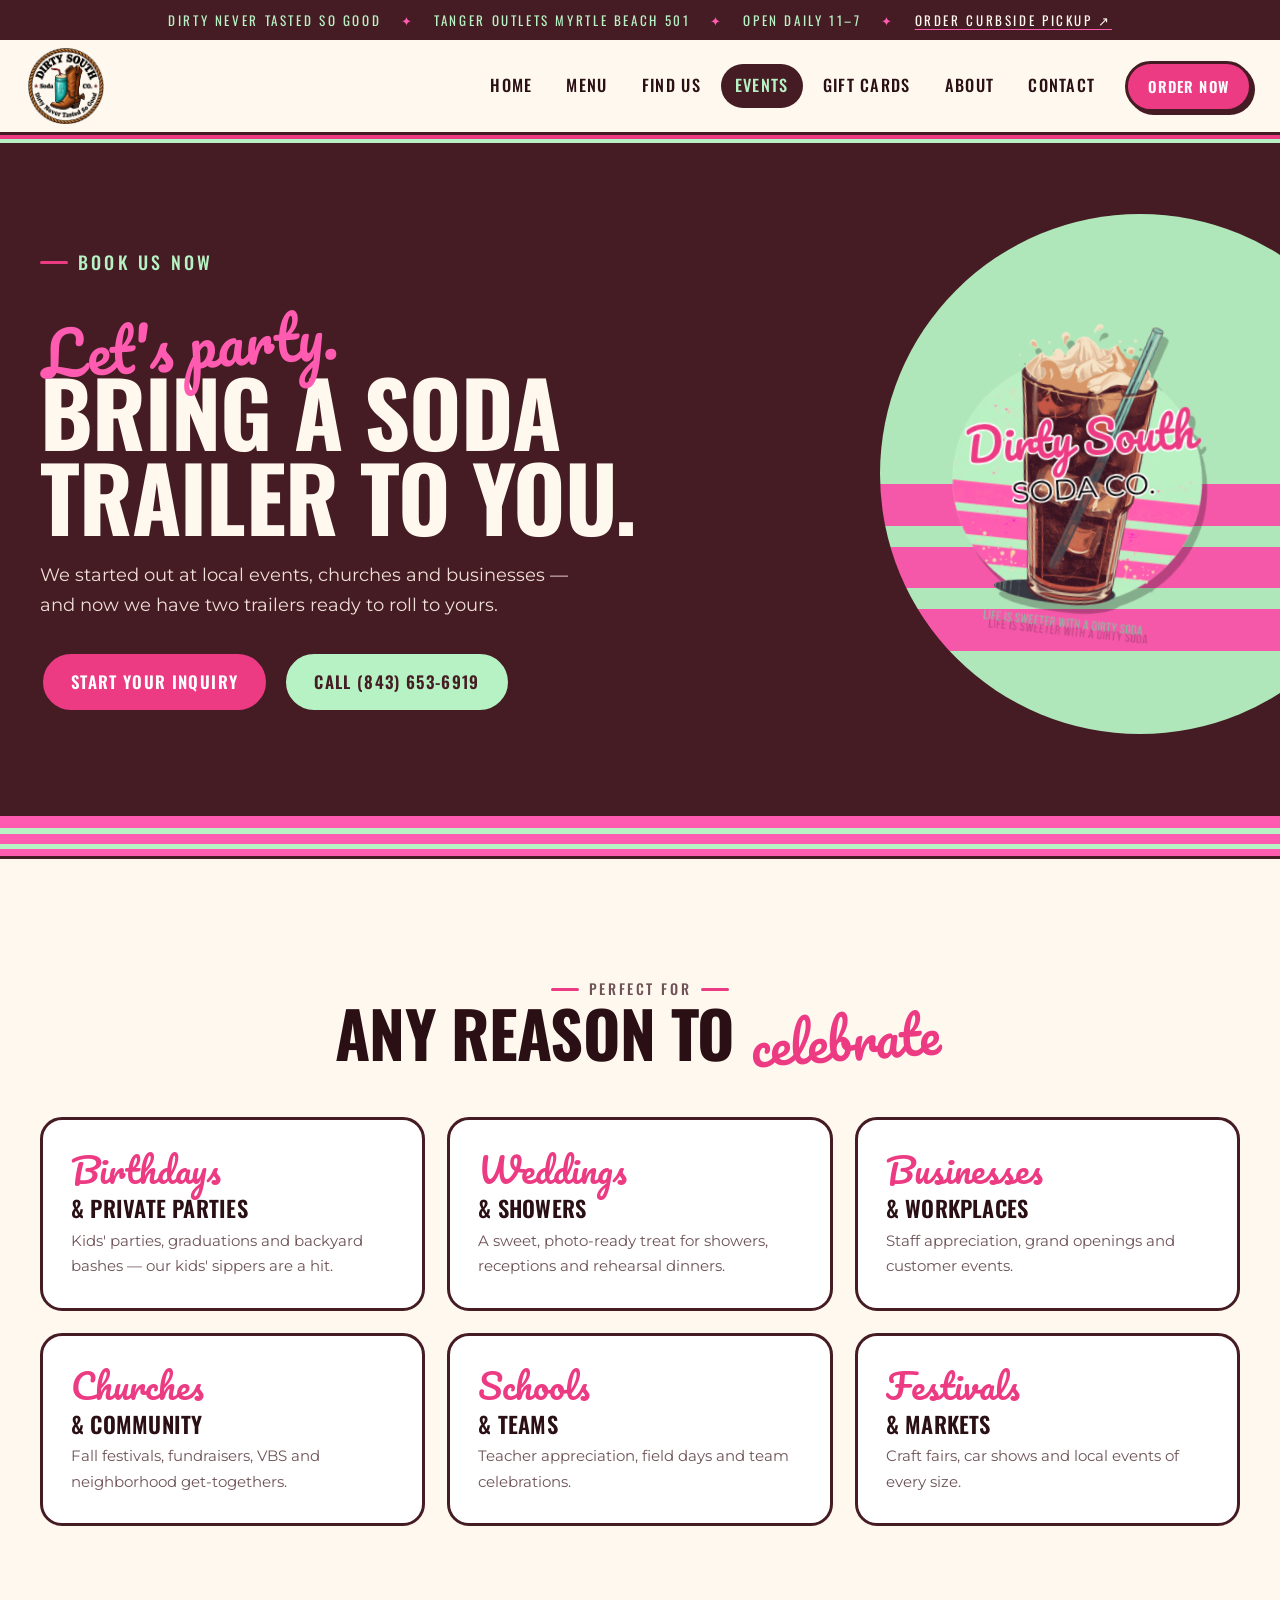
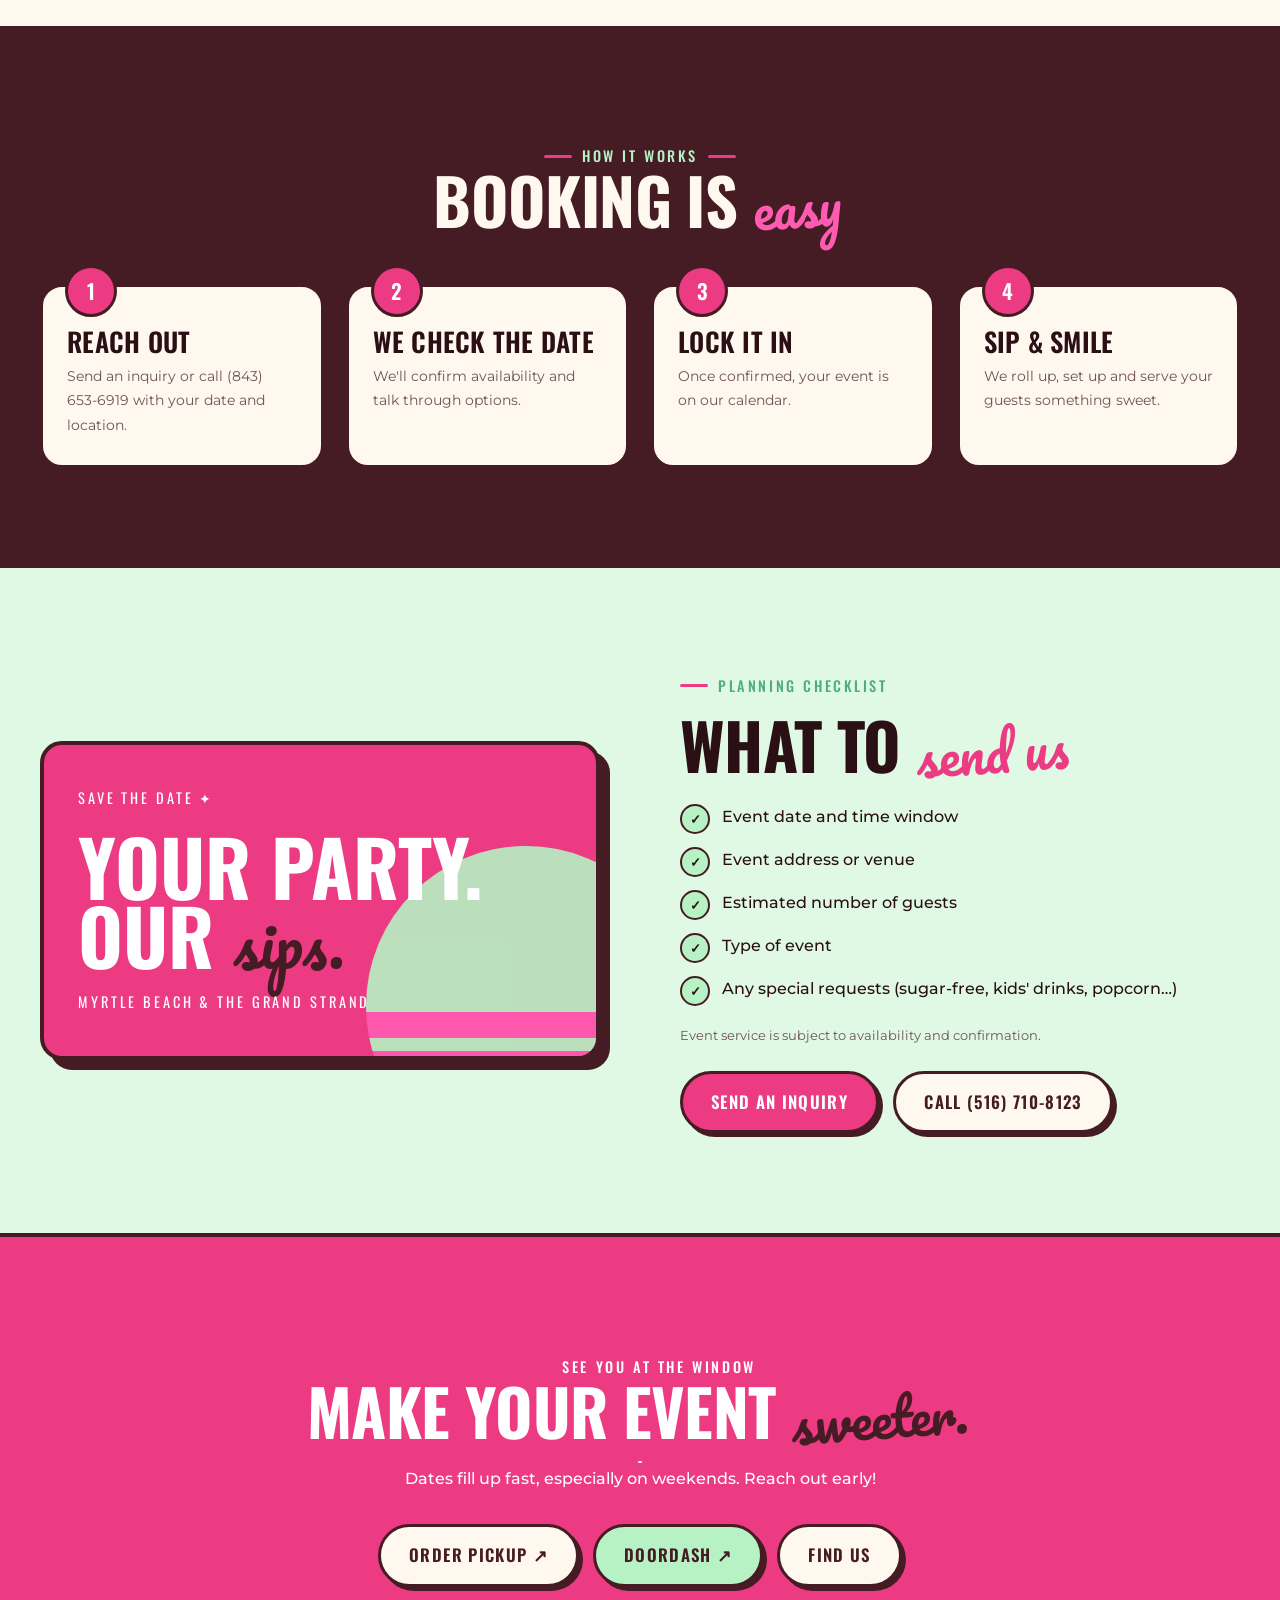
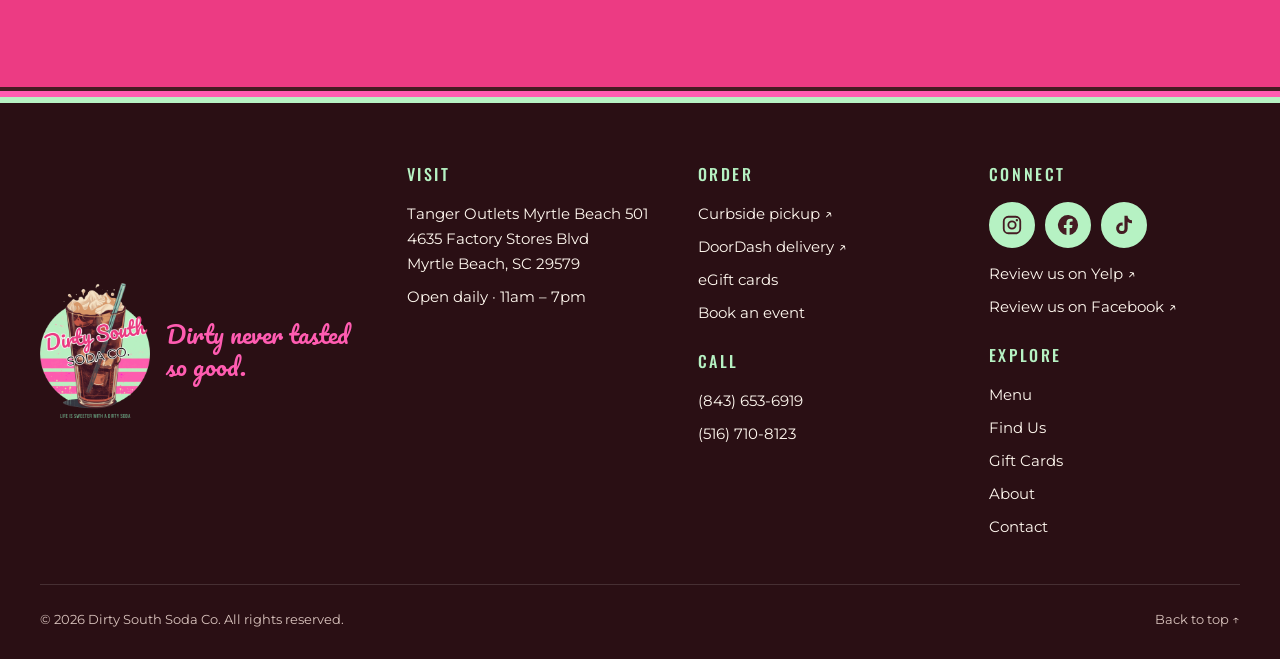
<file: events.html>
<!doctype html>
<html lang="en">
<head>
  <meta charset="utf-8">
  <meta name="viewport" content="width=device-width, initial-scale=1">
  <meta name="theme-color" content="#451c23">
  <title>Book Us | Dirty South Soda Co. Mobile Soda Trailers</title>
  <meta name="description" content="Book a Dirty South Soda Co. soda trailer for parties, weddings, churches, businesses, schools and community events around Myrtle Beach.">
  <meta property="og:title" content="Book Us | Dirty South Soda Co. Mobile Soda Trailers">
  <meta property="og:description" content="Book a Dirty South Soda Co. soda trailer for parties, weddings, churches, businesses, schools and community events around Myrtle Beach.">
  <meta property="og:type" content="website">
  <meta property="og:image" content="dirty-south-logo.png">
  <link rel="icon" type="image/png" href="favicon.png">
  <link rel="preconnect" href="https://fonts.googleapis.com">
  <link rel="preconnect" href="https://fonts.gstatic.com" crossorigin>
  <link rel="stylesheet" href="styles.css">
  <script src="script.js" defer></script>
  <script type="application/ld+json">{"@context":"https://schema.org","@type":"FoodEstablishment","name":"Dirty South Soda Co.","slogan":"Dirty Never Tasted So Good","founder":"Lauren Graciolett","servesCuisine":"Dirty sodas, energy drinks, refreshers, lemonade, boba, dirty popcorn, ice cream","telephone":["+18436536919","+15167108123"],"address":{"@type":"PostalAddress","streetAddress":"4635 Factory Stores Blvd, Tanger Outlets Myrtle Beach 501","addressLocality":"Myrtle Beach","addressRegion":"SC","postalCode":"29579","addressCountry":"US"},"openingHours":"Mo-Su 11:00-19:00","logo":"dirty-south-logo.png","sameAs":["https://www.instagram.com/dirtysouthsodacosc/","https://www.facebook.com/share/15aghyEGGn/?mibextid=wwXIfr","https://www.tiktok.com/@dirtysouthsodaco","https://www.yelp.com/biz/dirty-south-soda-co-conway","https://linktr.ee/dirtysouthsodaco"],"potentialAction":{"@type":"OrderAction","target":["http://dirtysouthsodaco.square.site","https://www.doordash.com/store/dirty-south-soda-co-myrtle-beach-36130981/88318558/"]}}</script>
</head>
<body>
<a class="skip" href="#main">Skip to content</a>
<div class="topline">Dirty never tasted so good <b aria-hidden="true">✦</b> Tanger Outlets Myrtle Beach 501 <b aria-hidden="true">✦</b> Open daily 11–7 <b aria-hidden="true">✦</b> <a href="http://dirtysouthsodaco.square.site" target="_blank" rel="noopener noreferrer">Order curbside pickup ↗</a></div>
<header class="header">
  <div class="nav-wrap">
    <a class="brand" href="index.html" aria-label="Dirty South Soda Co. home">
      <img src="logo.png" alt="Dirty South Soda Co." width="180" height="86">
    </a>
    <button class="nav-toggle" aria-expanded="false" aria-controls="navigation" type="button"><span class="bars" aria-hidden="true"><i></i><i></i><i></i></span><span class="nav-label">Menu</span></button>
    <nav id="navigation" class="navigation" aria-label="Main navigation">
      <a href="index.html">Home</a>
      <a href="menu.html">Menu</a>
      <a href="find-us.html">Find Us</a>
      <a href="events.html" aria-current="page">Events</a>
      <a href="gift-cards.html">Gift Cards</a>
      <a href="about.html">About</a>
      <a href="contact.html">Contact</a>
      <a class="btn btn-small" href="index.html#order">Order now</a>
    </nav>
  </div>
</header>
<main id="main">
<section class="page-hero">
  <span class="sun" aria-hidden="true"></span>
  <img class="page-hero-logo" src="dirty-south-logo.png" alt="" width="250" height="308">
  <div class="wrap">
    <p class="eyebrow">Book us now</p>
    <h1><span class="script">Let's party.</span>Bring a soda trailer to you.</h1>
    <p>We started out at local events, churches and businesses — and now we have two trailers ready to roll to yours.</p>
    <div class="actions"><a class="btn" href="contact.html#inquiry">Start your inquiry</a><a class="btn btn-mint" href="tel:+18436536919">Call (843) 653-6919</a></div>
  </div>
</section>
<div class="stripe-band" aria-hidden="true"></div>

<section class="space" aria-labelledby="types-title">
  <div class="wrap">
    <div class="section-head center" data-reveal><p class="eyebrow">Perfect for</p><h2 id="types-title">Any reason to <span class="script">celebrate</span></h2></div>
    <div class="info-grid">
      <div class="info" data-reveal><span class="big">Birthdays</span><h3>&amp; private parties</h3><p>Kids' parties, graduations and backyard bashes — our kids' sippers are a hit.</p></div>
      <div class="info" data-reveal><span class="big">Weddings</span><h3>&amp; showers</h3><p>A sweet, photo-ready treat for showers, receptions and rehearsal dinners.</p></div>
      <div class="info" data-reveal><span class="big">Businesses</span><h3>&amp; workplaces</h3><p>Staff appreciation, grand openings and customer events.</p></div>
      <div class="info" data-reveal><span class="big">Churches</span><h3>&amp; community</h3><p>Fall festivals, fundraisers, VBS and neighborhood get-togethers.</p></div>
      <div class="info" data-reveal><span class="big">Schools</span><h3>&amp; teams</h3><p>Teacher appreciation, field days and team celebrations.</p></div>
      <div class="info" data-reveal><span class="big">Festivals</span><h3>&amp; markets</h3><p>Craft fairs, car shows and local events of every size.</p></div>
    </div>
  </div>
</section>

<section class="space bg-cola" id="how" aria-labelledby="how-title">
  <div class="wrap">
    <div class="section-head center" data-reveal><p class="eyebrow">How it works</p><h2 id="how-title">Booking is <span class="script">easy</span></h2></div>
    <div class="steps">
      <div class="step" data-reveal><h3>Reach out</h3><p>Send an inquiry or call (843) 653-6919 with your date and location.</p></div>
      <div class="step" data-reveal><h3>We check the date</h3><p>We'll confirm availability and talk through options.</p></div>
      <div class="step" data-reveal><h3>Lock it in</h3><p>Once confirmed, your event is on our calendar.</p></div>
      <div class="step" data-reveal><h3>Sip &amp; smile</h3><p>We roll up, set up and serve your guests something sweet.</p></div>
    </div>
  </div>
</section>

<section class="space bg-mint" aria-labelledby="plan-title">
  <div class="wrap split">
    <div class="poster" data-reveal aria-hidden="true">
      <span class="sun"></span>
      <small>Save the date ✦</small>
      <strong>Your party.<br>Our <em>sips.</em></strong>
      <small>Myrtle Beach &amp; the Grand Strand</small>
    </div>
    <div data-reveal>
      <p class="eyebrow">Planning checklist</p>
      <h2 id="plan-title">What to <span class="script">send us</span></h2>
      <ul class="check-list"><li>Event date and time window</li><li>Event address or venue</li><li>Estimated number of guests</li><li>Type of event</li><li>Any special requests (sugar-free, kids' drinks, popcorn…)</li></ul>
      <p class="small" style="margin-top:18px">Event service is subject to availability and confirmation.</p>
      <div class="actions" style="margin-top:24px"><a class="btn" href="contact.html#inquiry">Send an inquiry</a><a class="btn btn-cream" href="tel:+15167108123">Call (516) 710-8123</a></div>
    </div>
  </div>
</section>
<section class="final-cta sprinkles space">
  <div class="wrap">
    <p class="eyebrow" style="color:#fff">See you at the window</p>
    <h2>Make your event <span class="script">sweeter.</span></h2>
    <p>Dates fill up fast, especially on weekends. Reach out early!</p>
    <div class="actions"><a class="btn btn-cream" href="http://dirtysouthsodaco.square.site" target="_blank" rel="noopener noreferrer">Order pickup ↗</a><a class="btn btn-mint" href="https://www.doordash.com/store/dirty-south-soda-co-myrtle-beach-36130981/88318558/" target="_blank" rel="noopener noreferrer">DoorDash ↗</a><a class="btn btn-cream" href="find-us.html">Find us</a></div>
  </div>
</section>
</main>
<footer class="footer">
  <div class="wrap">
    <div class="footer-main">
      <div class="footer-brand">
        <img src="dirty-south-logo.png" alt="Dirty South Soda Co." width="110" height="135" loading="lazy">
        <p>Dirty never tasted<br>so good.</p>
      </div>
      <div>
        <h4>Visit</h4>
        <div class="footer-col"><a href="https://www.google.com/maps/search/?api=1&query=Tanger+Outlets+Myrtle+Beach+501%2C+4635+Factory+Stores+Blvd%2C+Myrtle+Beach%2C+SC+29579" target="_blank" rel="noopener noreferrer">Tanger Outlets Myrtle Beach 501<br>4635 Factory Stores Blvd<br>Myrtle Beach, SC 29579</a><span>Open daily · 11am – 7pm</span></div>
      </div>
      <div>
        <h4>Order</h4>
        <div class="footer-col"><a href="http://dirtysouthsodaco.square.site" target="_blank" rel="noopener noreferrer">Curbside pickup ↗</a><a href="https://www.doordash.com/store/dirty-south-soda-co-myrtle-beach-36130981/88318558/" target="_blank" rel="noopener noreferrer">DoorDash delivery ↗</a><a href="gift-cards.html">eGift cards</a><a href="events.html">Book an event</a></div>
        <h4 style="margin-top:22px">Call</h4>
        <div class="footer-col"><a href="tel:+18436536919">(843) 653-6919</a><a href="tel:+15167108123">(516) 710-8123</a></div>
      </div>
      <div>
        <h4>Connect</h4>
        <div class="socials"><a href="https://www.instagram.com/dirtysouthsodacosc/" target="_blank" rel="noopener noreferrer" aria-label="Instagram"><svg viewBox="0 0 24 24" aria-hidden="true"><rect x="3" y="3" width="18" height="18" rx="5" fill="none" stroke="currentColor" stroke-width="2"/><circle cx="12" cy="12" r="4" fill="none" stroke="currentColor" stroke-width="2"/><circle cx="17.3" cy="6.7" r="1.3" fill="currentColor"/></svg></a><a href="https://www.facebook.com/share/15aghyEGGn/?mibextid=wwXIfr" target="_blank" rel="noopener noreferrer" aria-label="Facebook"><svg viewBox="0 0 24 24" aria-hidden="true"><path fill="currentColor" d="M23 12a11 11 0 1 0-12.7 10.9v-7.7H7.5V12h2.8V9.6c0-2.8 1.7-4.3 4.2-4.3 1.2 0 2.5.2 2.5.2v2.7h-1.4c-1.4 0-1.8.9-1.8 1.8V12h3.1l-.5 3.2h-2.6v7.7A11 11 0 0 0 23 12z"/></svg></a><a href="https://www.tiktok.com/@dirtysouthsodaco" target="_blank" rel="noopener noreferrer" aria-label="TikTok"><svg viewBox="0 0 24 24" aria-hidden="true"><path fill="currentColor" d="M16 8.7v7a6.3 6.3 0 1 1-5.5-6.3v3.5a2.9 2.9 0 1 0 2 2.8V2h3.4a4.8 4.8 0 0 0 4.8 4.8v3.4A8.2 8.2 0 0 1 16 8.7z"/></svg></a></div>
        <div class="footer-col" style="margin-top:14px"><a href="https://www.yelp.com/biz/dirty-south-soda-co-conway" target="_blank" rel="noopener noreferrer">Review us on Yelp ↗</a><a href="https://www.facebook.com/share/15aghyEGGn/?mibextid=wwXIfr" target="_blank" rel="noopener noreferrer">Review us on Facebook ↗</a></div>
        <h4 style="margin-top:22px">Explore</h4>
        <nav aria-label="Footer navigation"><a href="menu.html">Menu</a><a href="find-us.html">Find Us</a><a href="gift-cards.html">Gift Cards</a><a href="about.html">About</a><a href="contact.html">Contact</a></nav>
      </div>
    </div>
    <div class="footer-bottom"><p>© <span id="year">2026</span> Dirty South Soda Co. All rights reserved.</p><a href="#main">Back to top ↑</a></div>
  </div>
</footer>
</body>
</html>
</file>
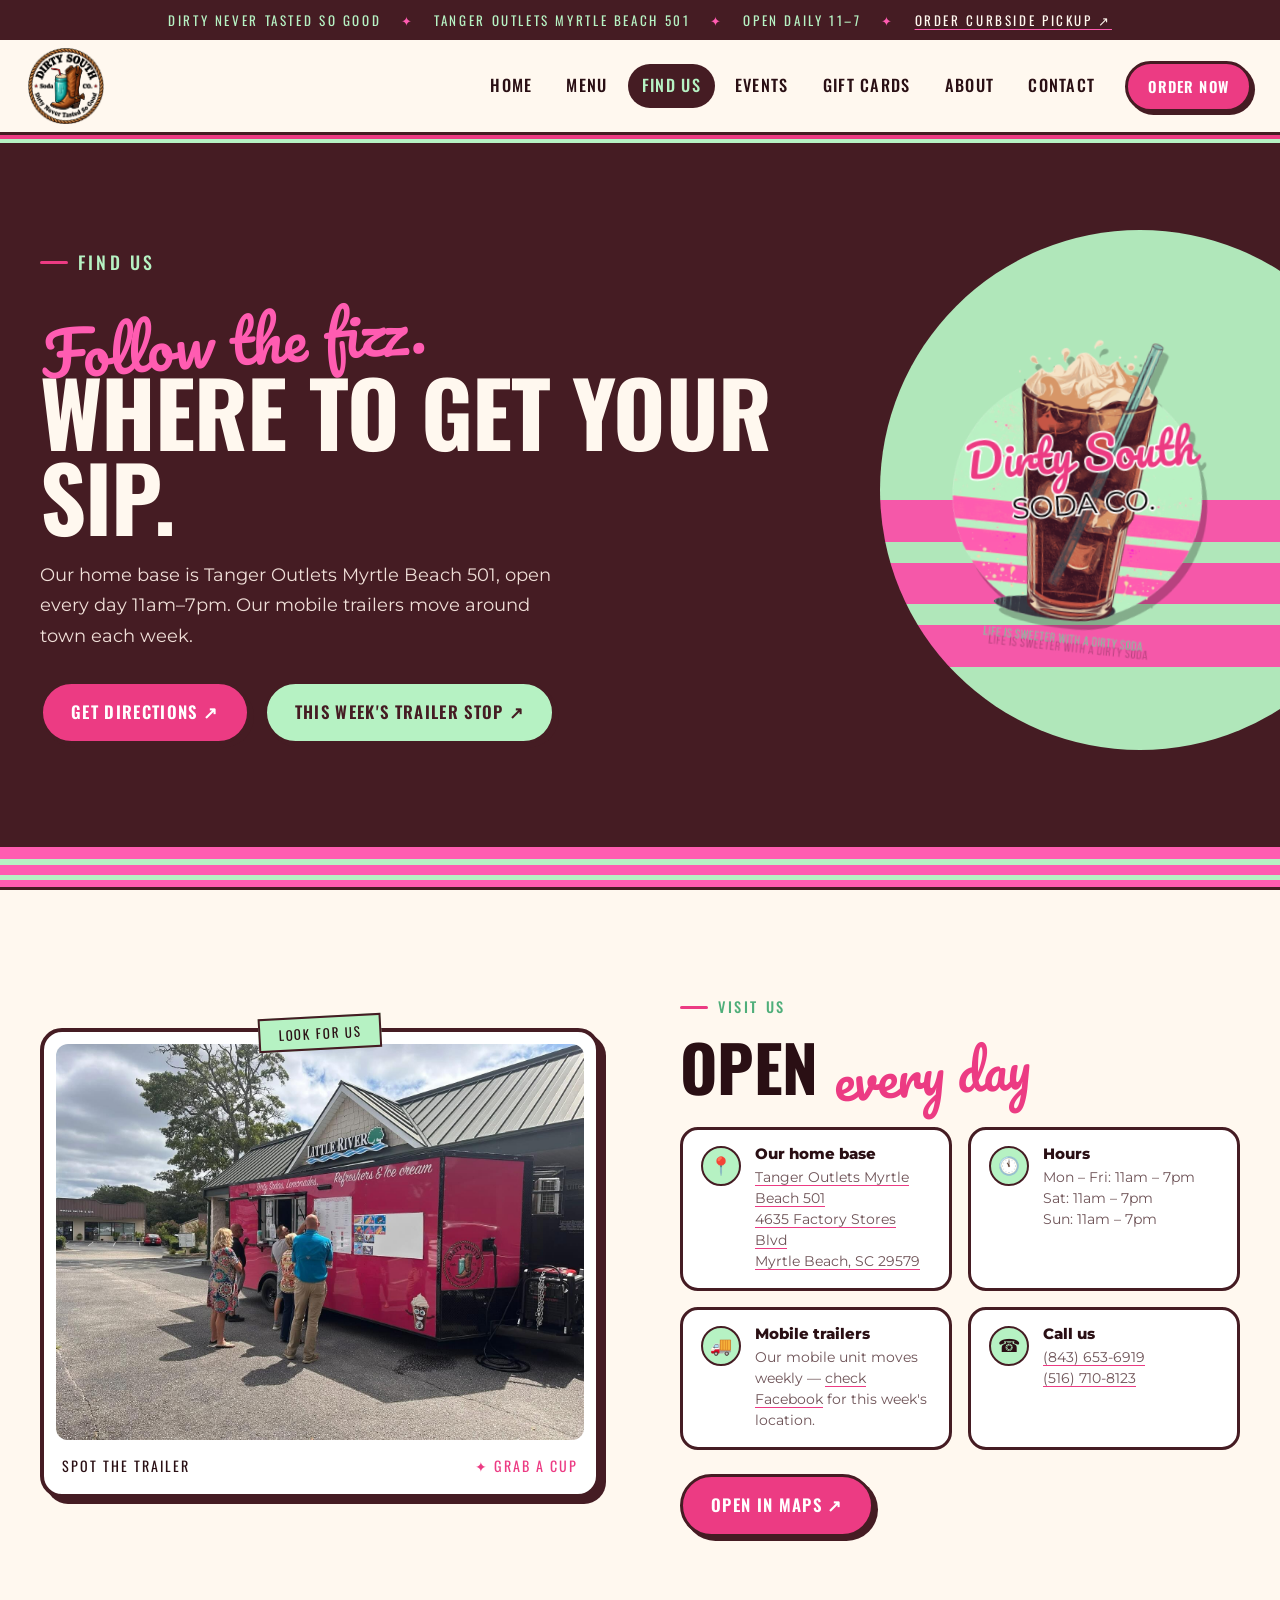
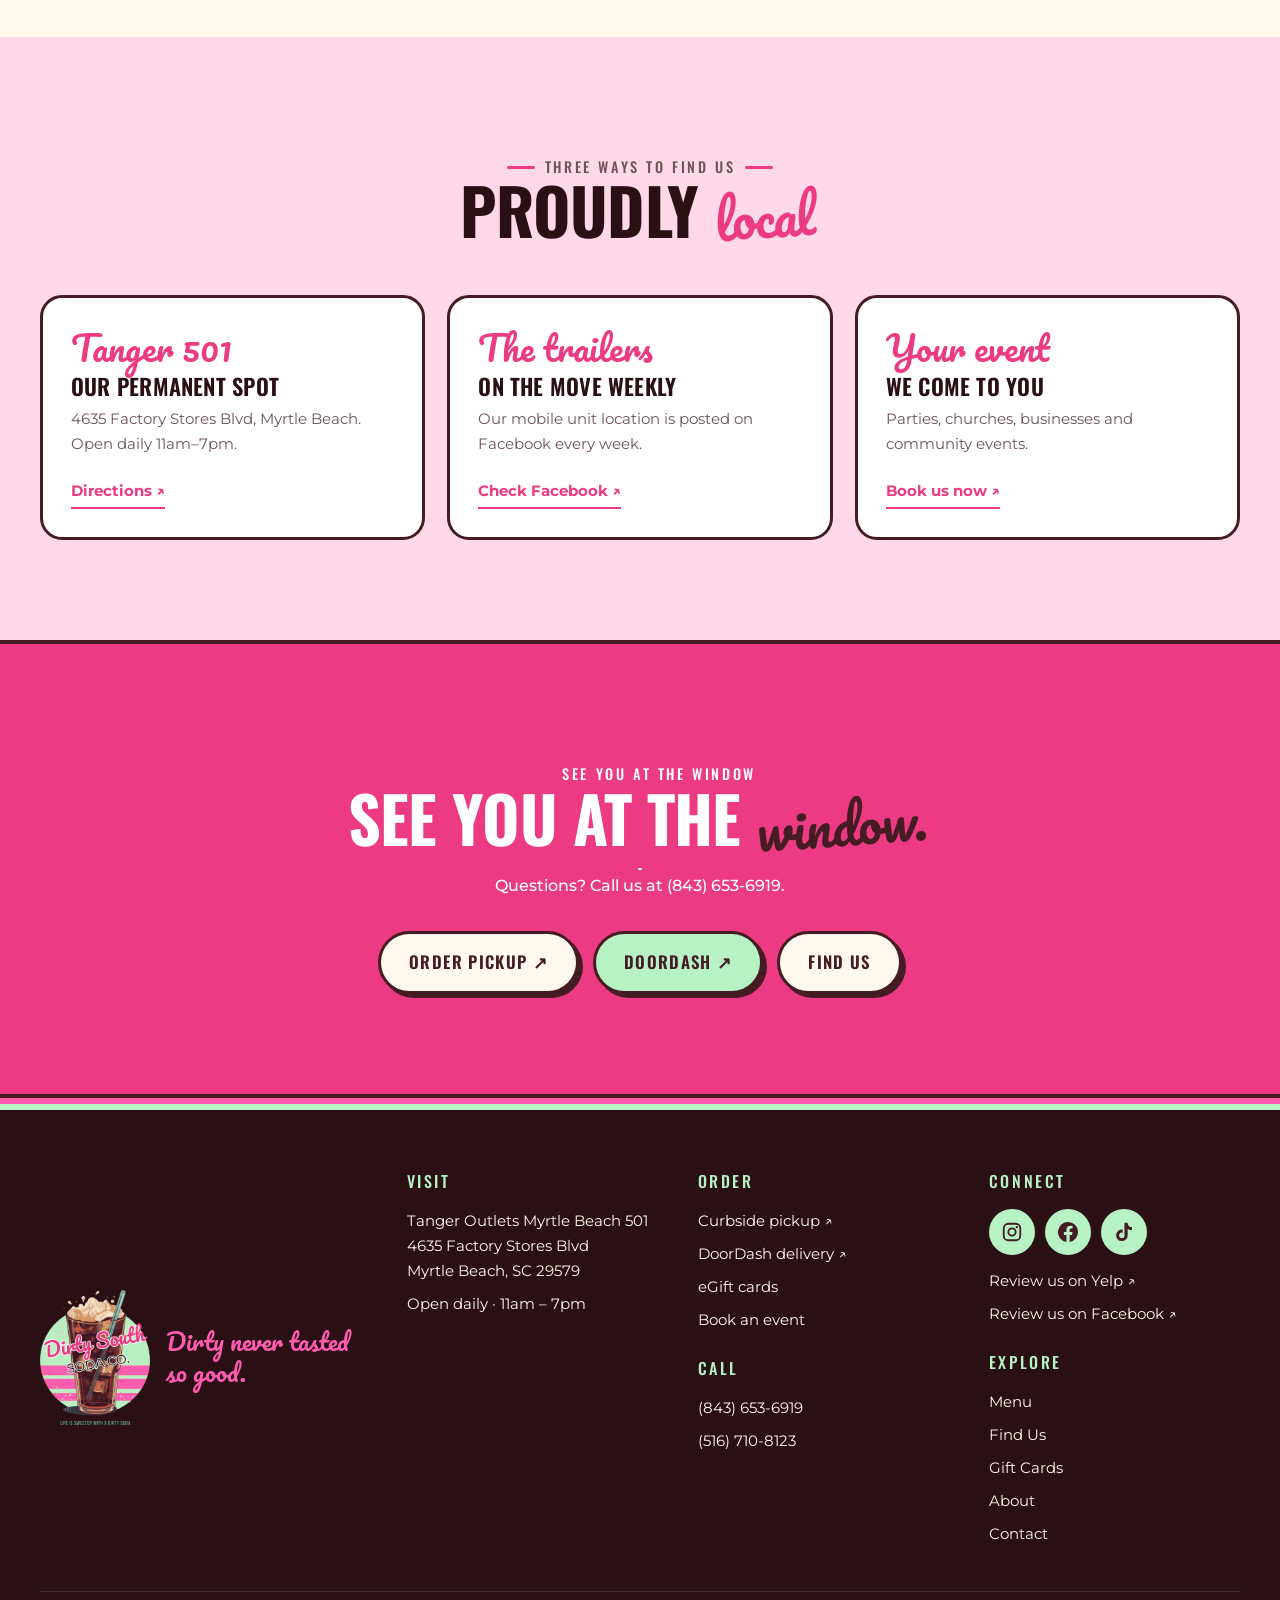
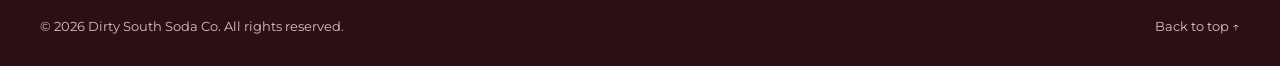
<file: find-us.html>
<!doctype html>
<html lang="en">
<head>
  <meta charset="utf-8">
  <meta name="viewport" content="width=device-width, initial-scale=1">
  <meta name="theme-color" content="#451c23">
  <title>Find Us | Dirty South Soda Co. at Tanger Outlets Myrtle Beach</title>
  <meta name="description" content="Visit Dirty South Soda Co. at Tanger Outlets Myrtle Beach 501, 4635 Factory Stores Blvd, open daily 11am–7pm. Check Facebook weekly for our mobile trailer location.">
  <meta property="og:title" content="Find Us | Dirty South Soda Co. at Tanger Outlets Myrtle Beach">
  <meta property="og:description" content="Visit Dirty South Soda Co. at Tanger Outlets Myrtle Beach 501, 4635 Factory Stores Blvd, open daily 11am–7pm. Check Facebook weekly for our mobile trailer location.">
  <meta property="og:type" content="website">
  <meta property="og:image" content="dirty-south-logo.png">
  <link rel="icon" type="image/png" href="favicon.png">
  <link rel="preconnect" href="https://fonts.googleapis.com">
  <link rel="preconnect" href="https://fonts.gstatic.com" crossorigin>
  <link rel="stylesheet" href="styles.css">
  <script src="script.js" defer></script>
  <script type="application/ld+json">{"@context":"https://schema.org","@type":"FoodEstablishment","name":"Dirty South Soda Co.","slogan":"Dirty Never Tasted So Good","founder":"Lauren Graciolett","servesCuisine":"Dirty sodas, energy drinks, refreshers, lemonade, boba, dirty popcorn, ice cream","telephone":["+18436536919","+15167108123"],"address":{"@type":"PostalAddress","streetAddress":"4635 Factory Stores Blvd, Tanger Outlets Myrtle Beach 501","addressLocality":"Myrtle Beach","addressRegion":"SC","postalCode":"29579","addressCountry":"US"},"openingHours":"Mo-Su 11:00-19:00","logo":"dirty-south-logo.png","sameAs":["https://www.instagram.com/dirtysouthsodacosc/","https://www.facebook.com/share/15aghyEGGn/?mibextid=wwXIfr","https://www.tiktok.com/@dirtysouthsodaco","https://www.yelp.com/biz/dirty-south-soda-co-conway","https://linktr.ee/dirtysouthsodaco"],"potentialAction":{"@type":"OrderAction","target":["http://dirtysouthsodaco.square.site","https://www.doordash.com/store/dirty-south-soda-co-myrtle-beach-36130981/88318558/"]}}</script>
</head>
<body>
<a class="skip" href="#main">Skip to content</a>
<div class="topline">Dirty never tasted so good <b aria-hidden="true">✦</b> Tanger Outlets Myrtle Beach 501 <b aria-hidden="true">✦</b> Open daily 11–7 <b aria-hidden="true">✦</b> <a href="http://dirtysouthsodaco.square.site" target="_blank" rel="noopener noreferrer">Order curbside pickup ↗</a></div>
<header class="header">
  <div class="nav-wrap">
    <a class="brand" href="index.html" aria-label="Dirty South Soda Co. home">
      <img src="logo.png" alt="Dirty South Soda Co." width="180" height="86">
    </a>
    <button class="nav-toggle" aria-expanded="false" aria-controls="navigation" type="button"><span class="bars" aria-hidden="true"><i></i><i></i><i></i></span><span class="nav-label">Menu</span></button>
    <nav id="navigation" class="navigation" aria-label="Main navigation">
      <a href="index.html">Home</a>
      <a href="menu.html">Menu</a>
      <a href="find-us.html" aria-current="page">Find Us</a>
      <a href="events.html">Events</a>
      <a href="gift-cards.html">Gift Cards</a>
      <a href="about.html">About</a>
      <a href="contact.html">Contact</a>
      <a class="btn btn-small" href="index.html#order">Order now</a>
    </nav>
  </div>
</header>
<main id="main">
<section class="page-hero">
  <span class="sun" aria-hidden="true"></span>
  <img class="page-hero-logo" src="dirty-south-logo.png" alt="" width="250" height="308">
  <div class="wrap">
    <p class="eyebrow">Find us</p>
    <h1><span class="script">Follow the fizz.</span>Where to get your sip.</h1>
    <p>Our home base is Tanger Outlets Myrtle Beach 501, open every day 11am–7pm. Our mobile trailers move around town each week.</p>
    <div class="actions"><a class="btn" href="https://www.google.com/maps/search/?api=1&query=Tanger+Outlets+Myrtle+Beach+501%2C+4635+Factory+Stores+Blvd%2C+Myrtle+Beach%2C+SC+29579" target="_blank" rel="noopener noreferrer">Get directions ↗</a><a class="btn btn-mint" href="https://www.facebook.com/share/15aghyEGGn/?mibextid=wwXIfr" target="_blank" rel="noopener noreferrer">This week's trailer stop ↗</a></div>
  </div>
</section>
<div class="stripe-band" aria-hidden="true"></div>

<section class="space" aria-labelledby="where-title">
  <div class="wrap split">
    <figure class="photo-card tilt" data-reveal>
      <span class="tape">Look for us</span>
      <img src="outdoor%20food%20truck.jpg" alt="A Dirty South Soda Co. trailer outdoors" width="1200" height="800" loading="lazy" decoding="async">
      <figcaption>Spot the trailer <span>✦ grab a cup</span></figcaption>
    </figure>
    <div data-reveal>
      <p class="eyebrow">Visit us</p>
      <h2 id="where-title">Open <span class="script">every day</span></h2>
      <div class="visit-card" data-reveal>
  <div class="visit-row"><span class="dot" aria-hidden="true">📍</span><div><h3>Our home base</h3><p><a href="https://www.google.com/maps/search/?api=1&query=Tanger+Outlets+Myrtle+Beach+501%2C+4635+Factory+Stores+Blvd%2C+Myrtle+Beach%2C+SC+29579" target="_blank" rel="noopener noreferrer">Tanger Outlets Myrtle Beach 501<br>4635 Factory Stores Blvd<br>Myrtle Beach, SC 29579</a></p></div></div>
  <div class="visit-row"><span class="dot" aria-hidden="true">🕚</span><div><h3>Hours</h3><p>Mon – Fri: 11am – 7pm<br>Sat: 11am – 7pm<br>Sun: 11am – 7pm</p></div></div>
  <div class="visit-row"><span class="dot" aria-hidden="true">🚚</span><div><h3>Mobile trailers</h3><p>Our mobile unit moves weekly — <a href="https://www.facebook.com/share/15aghyEGGn/?mibextid=wwXIfr" target="_blank" rel="noopener noreferrer">check Facebook</a> for this week's location.</p></div></div>
  <div class="visit-row"><span class="dot" aria-hidden="true">☎</span><div><h3>Call us</h3><p><a href="tel:+18436536919">(843) 653-6919</a><br><a href="tel:+15167108123">(516) 710-8123</a></p></div></div>
</div>
      <div class="actions"><a class="btn" href="https://www.google.com/maps/search/?api=1&query=Tanger+Outlets+Myrtle+Beach+501%2C+4635+Factory+Stores+Blvd%2C+Myrtle+Beach%2C+SC+29579" target="_blank" rel="noopener noreferrer">Open in Maps ↗</a></div>
    </div>
  </div>
</section>

<section class="space bg-pink" aria-labelledby="areas-title">
  <div class="wrap">
    <div class="section-head center" data-reveal><p class="eyebrow">Three ways to find us</p><h2 id="areas-title">Proudly <span class="script">local</span></h2></div>
    <div class="info-grid">
      <div class="info" data-reveal><span class="big">Tanger 501</span><h3>Our permanent spot</h3><p>4635 Factory Stores Blvd, Myrtle Beach. Open daily 11am–7pm.</p><a class="text-link" href="https://www.google.com/maps/search/?api=1&query=Tanger+Outlets+Myrtle+Beach+501%2C+4635+Factory+Stores+Blvd%2C+Myrtle+Beach%2C+SC+29579" target="_blank" rel="noopener noreferrer">Directions ↗</a></div>
      <div class="info" data-reveal><span class="big">The trailers</span><h3>On the move weekly</h3><p>Our mobile unit location is posted on Facebook every week.</p><a class="text-link" href="https://www.facebook.com/share/15aghyEGGn/?mibextid=wwXIfr" target="_blank" rel="noopener noreferrer">Check Facebook ↗</a></div>
      <div class="info" data-reveal><span class="big">Your event</span><h3>We come to you</h3><p>Parties, churches, businesses and community events.</p><a class="text-link" href="events.html">Book us now ↗</a></div>
    </div>
  </div>
</section>
<section class="final-cta sprinkles space">
  <div class="wrap">
    <p class="eyebrow" style="color:#fff">See you at the window</p>
    <h2>See you at the <span class="script">window.</span></h2>
    <p>Questions? Call us at (843) 653-6919.</p>
    <div class="actions"><a class="btn btn-cream" href="http://dirtysouthsodaco.square.site" target="_blank" rel="noopener noreferrer">Order pickup ↗</a><a class="btn btn-mint" href="https://www.doordash.com/store/dirty-south-soda-co-myrtle-beach-36130981/88318558/" target="_blank" rel="noopener noreferrer">DoorDash ↗</a><a class="btn btn-cream" href="find-us.html">Find us</a></div>
  </div>
</section>
</main>
<footer class="footer">
  <div class="wrap">
    <div class="footer-main">
      <div class="footer-brand">
        <img src="dirty-south-logo.png" alt="Dirty South Soda Co." width="110" height="135" loading="lazy">
        <p>Dirty never tasted<br>so good.</p>
      </div>
      <div>
        <h4>Visit</h4>
        <div class="footer-col"><a href="https://www.google.com/maps/search/?api=1&query=Tanger+Outlets+Myrtle+Beach+501%2C+4635+Factory+Stores+Blvd%2C+Myrtle+Beach%2C+SC+29579" target="_blank" rel="noopener noreferrer">Tanger Outlets Myrtle Beach 501<br>4635 Factory Stores Blvd<br>Myrtle Beach, SC 29579</a><span>Open daily · 11am – 7pm</span></div>
      </div>
      <div>
        <h4>Order</h4>
        <div class="footer-col"><a href="http://dirtysouthsodaco.square.site" target="_blank" rel="noopener noreferrer">Curbside pickup ↗</a><a href="https://www.doordash.com/store/dirty-south-soda-co-myrtle-beach-36130981/88318558/" target="_blank" rel="noopener noreferrer">DoorDash delivery ↗</a><a href="gift-cards.html">eGift cards</a><a href="events.html">Book an event</a></div>
        <h4 style="margin-top:22px">Call</h4>
        <div class="footer-col"><a href="tel:+18436536919">(843) 653-6919</a><a href="tel:+15167108123">(516) 710-8123</a></div>
      </div>
      <div>
        <h4>Connect</h4>
        <div class="socials"><a href="https://www.instagram.com/dirtysouthsodacosc/" target="_blank" rel="noopener noreferrer" aria-label="Instagram"><svg viewBox="0 0 24 24" aria-hidden="true"><rect x="3" y="3" width="18" height="18" rx="5" fill="none" stroke="currentColor" stroke-width="2"/><circle cx="12" cy="12" r="4" fill="none" stroke="currentColor" stroke-width="2"/><circle cx="17.3" cy="6.7" r="1.3" fill="currentColor"/></svg></a><a href="https://www.facebook.com/share/15aghyEGGn/?mibextid=wwXIfr" target="_blank" rel="noopener noreferrer" aria-label="Facebook"><svg viewBox="0 0 24 24" aria-hidden="true"><path fill="currentColor" d="M23 12a11 11 0 1 0-12.7 10.9v-7.7H7.5V12h2.8V9.6c0-2.8 1.7-4.3 4.2-4.3 1.2 0 2.5.2 2.5.2v2.7h-1.4c-1.4 0-1.8.9-1.8 1.8V12h3.1l-.5 3.2h-2.6v7.7A11 11 0 0 0 23 12z"/></svg></a><a href="https://www.tiktok.com/@dirtysouthsodaco" target="_blank" rel="noopener noreferrer" aria-label="TikTok"><svg viewBox="0 0 24 24" aria-hidden="true"><path fill="currentColor" d="M16 8.7v7a6.3 6.3 0 1 1-5.5-6.3v3.5a2.9 2.9 0 1 0 2 2.8V2h3.4a4.8 4.8 0 0 0 4.8 4.8v3.4A8.2 8.2 0 0 1 16 8.7z"/></svg></a></div>
        <div class="footer-col" style="margin-top:14px"><a href="https://www.yelp.com/biz/dirty-south-soda-co-conway" target="_blank" rel="noopener noreferrer">Review us on Yelp ↗</a><a href="https://www.facebook.com/share/15aghyEGGn/?mibextid=wwXIfr" target="_blank" rel="noopener noreferrer">Review us on Facebook ↗</a></div>
        <h4 style="margin-top:22px">Explore</h4>
        <nav aria-label="Footer navigation"><a href="menu.html">Menu</a><a href="find-us.html">Find Us</a><a href="gift-cards.html">Gift Cards</a><a href="about.html">About</a><a href="contact.html">Contact</a></nav>
      </div>
    </div>
    <div class="footer-bottom"><p>© <span id="year">2026</span> Dirty South Soda Co. All rights reserved.</p><a href="#main">Back to top ↑</a></div>
  </div>
</footer>
</body>
</html>
</file>
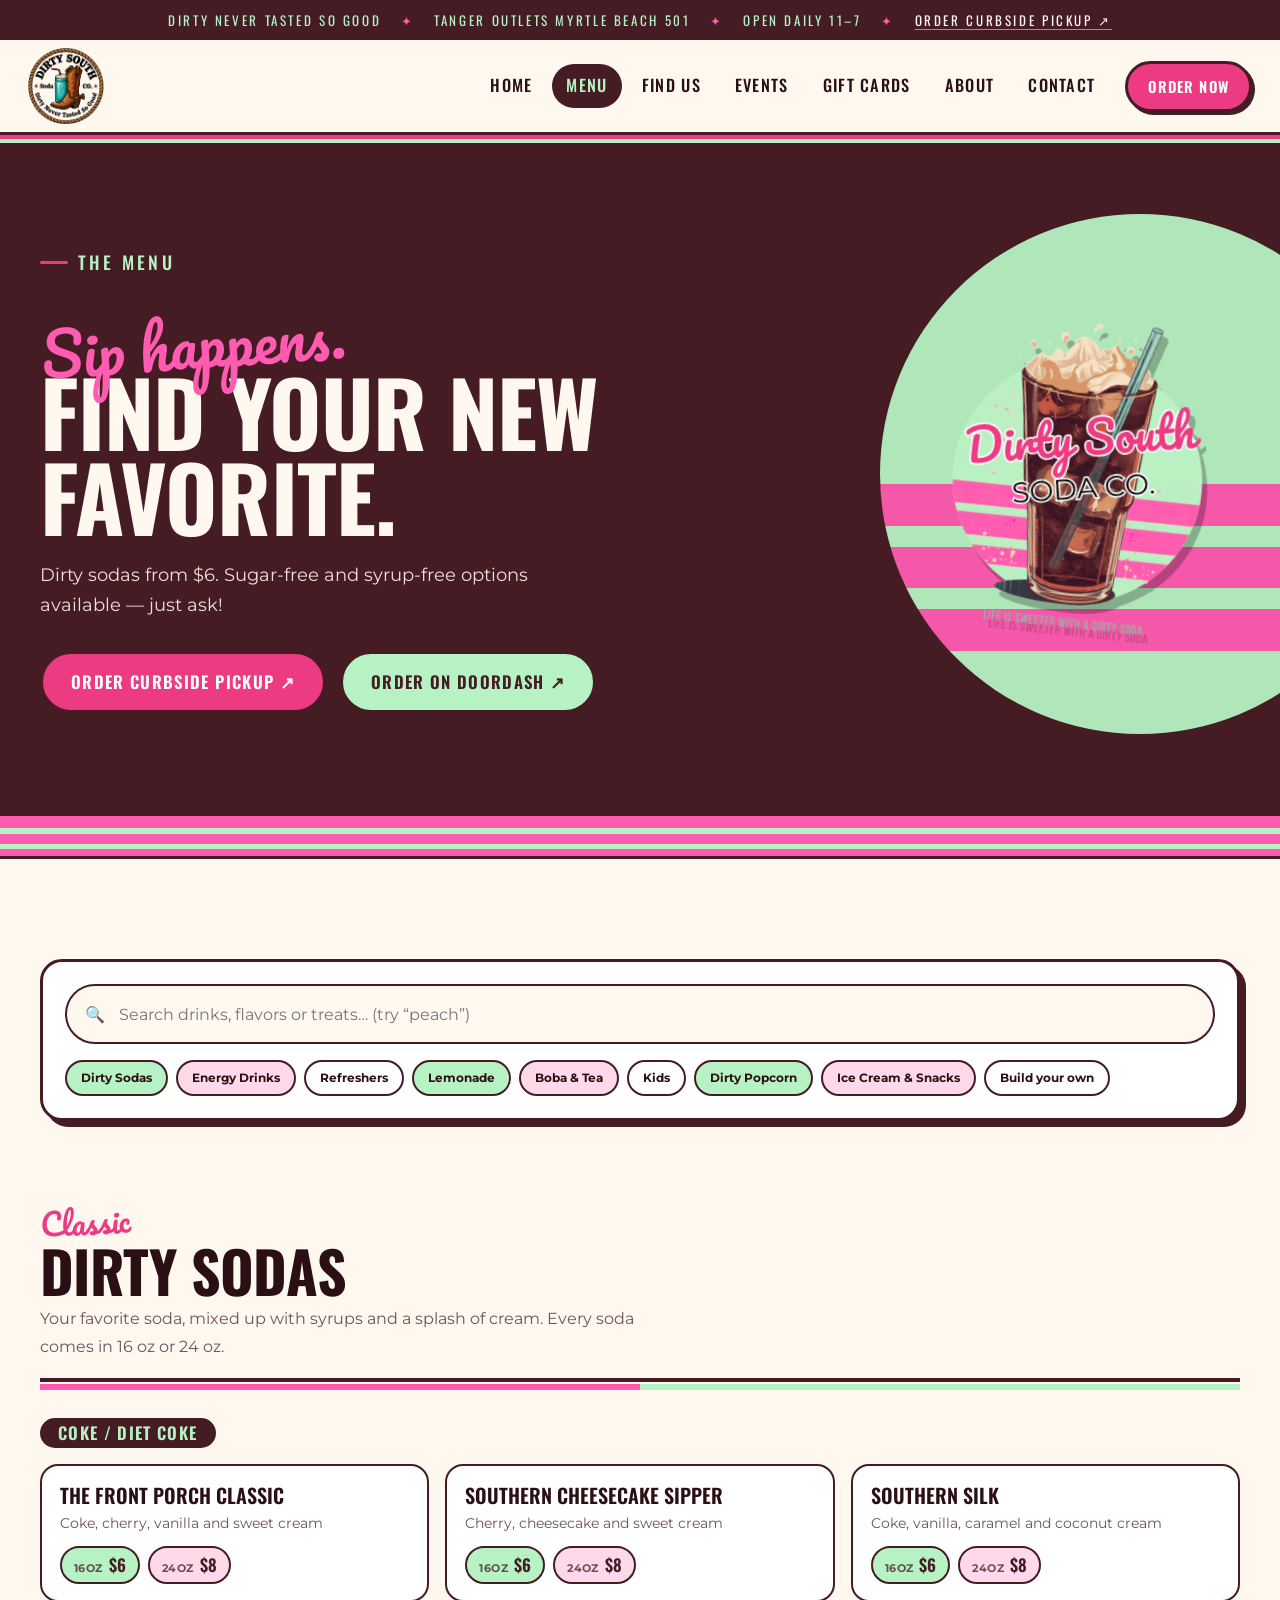
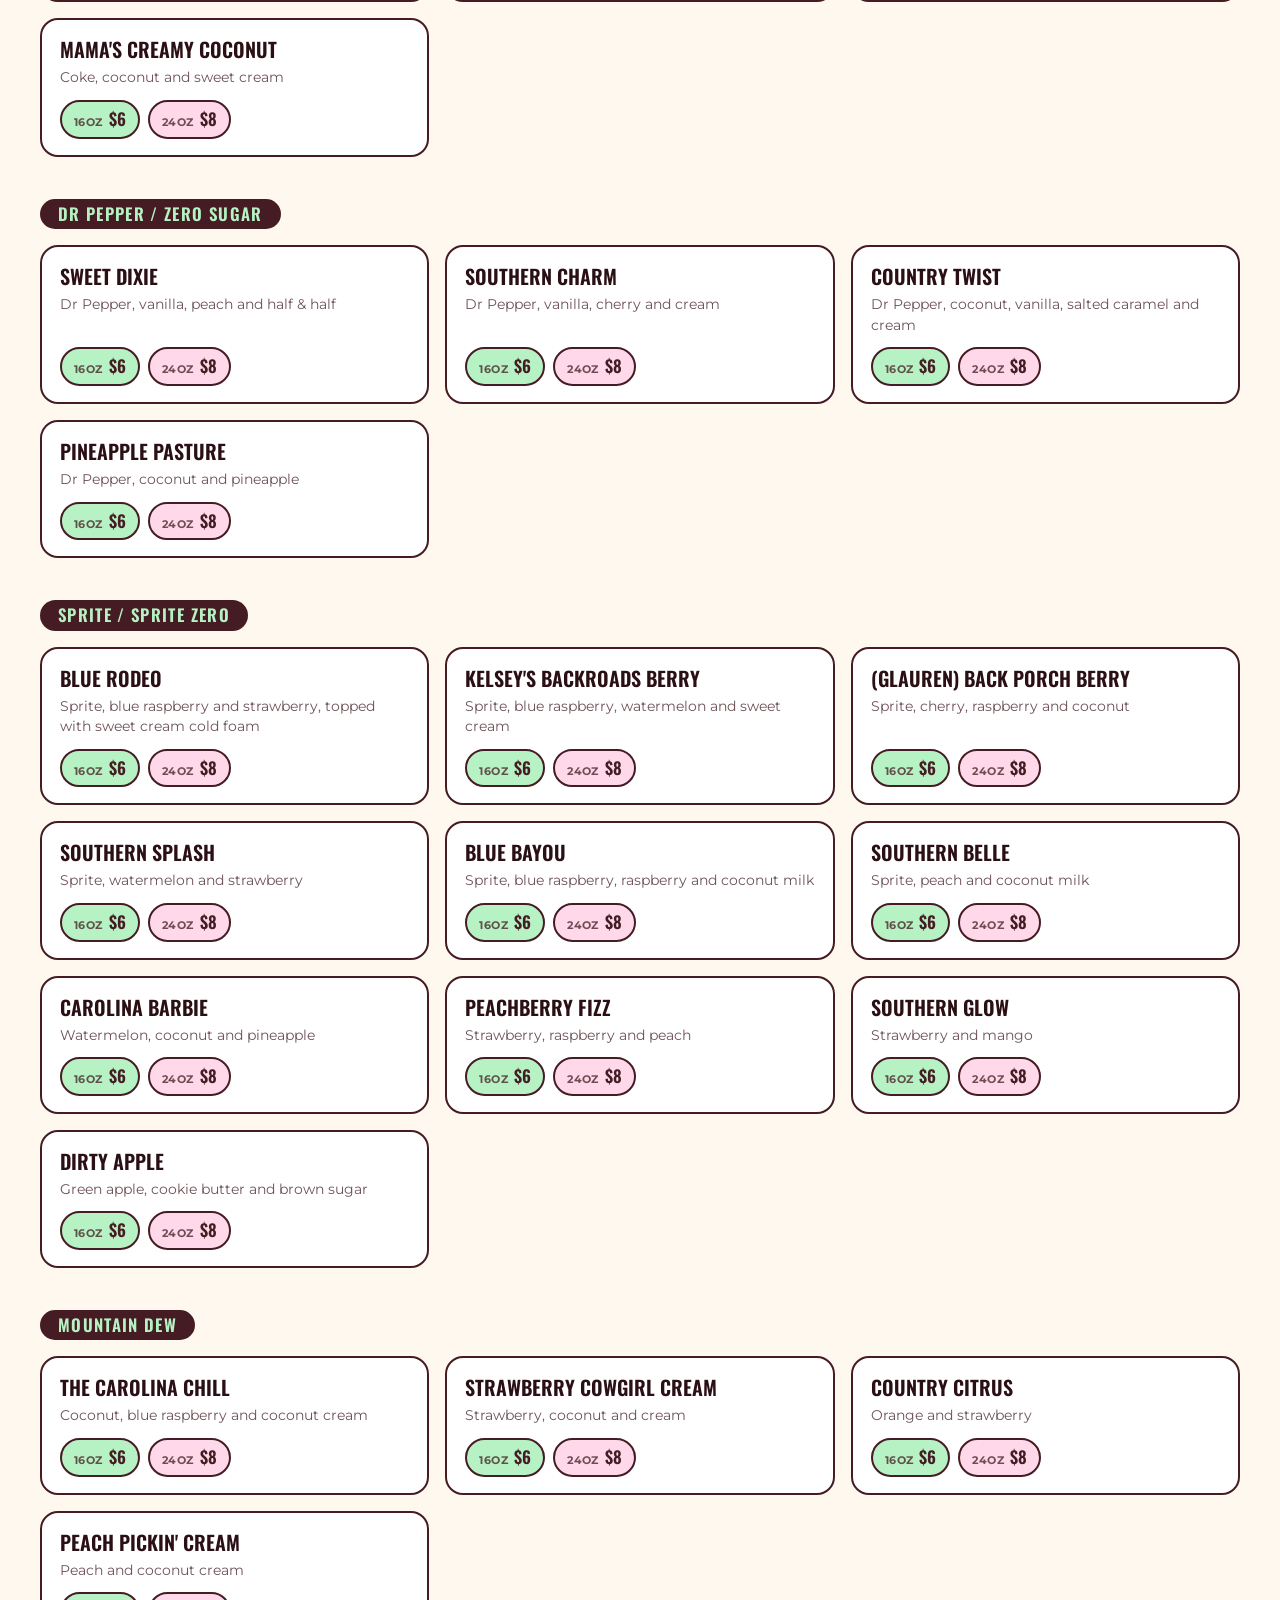
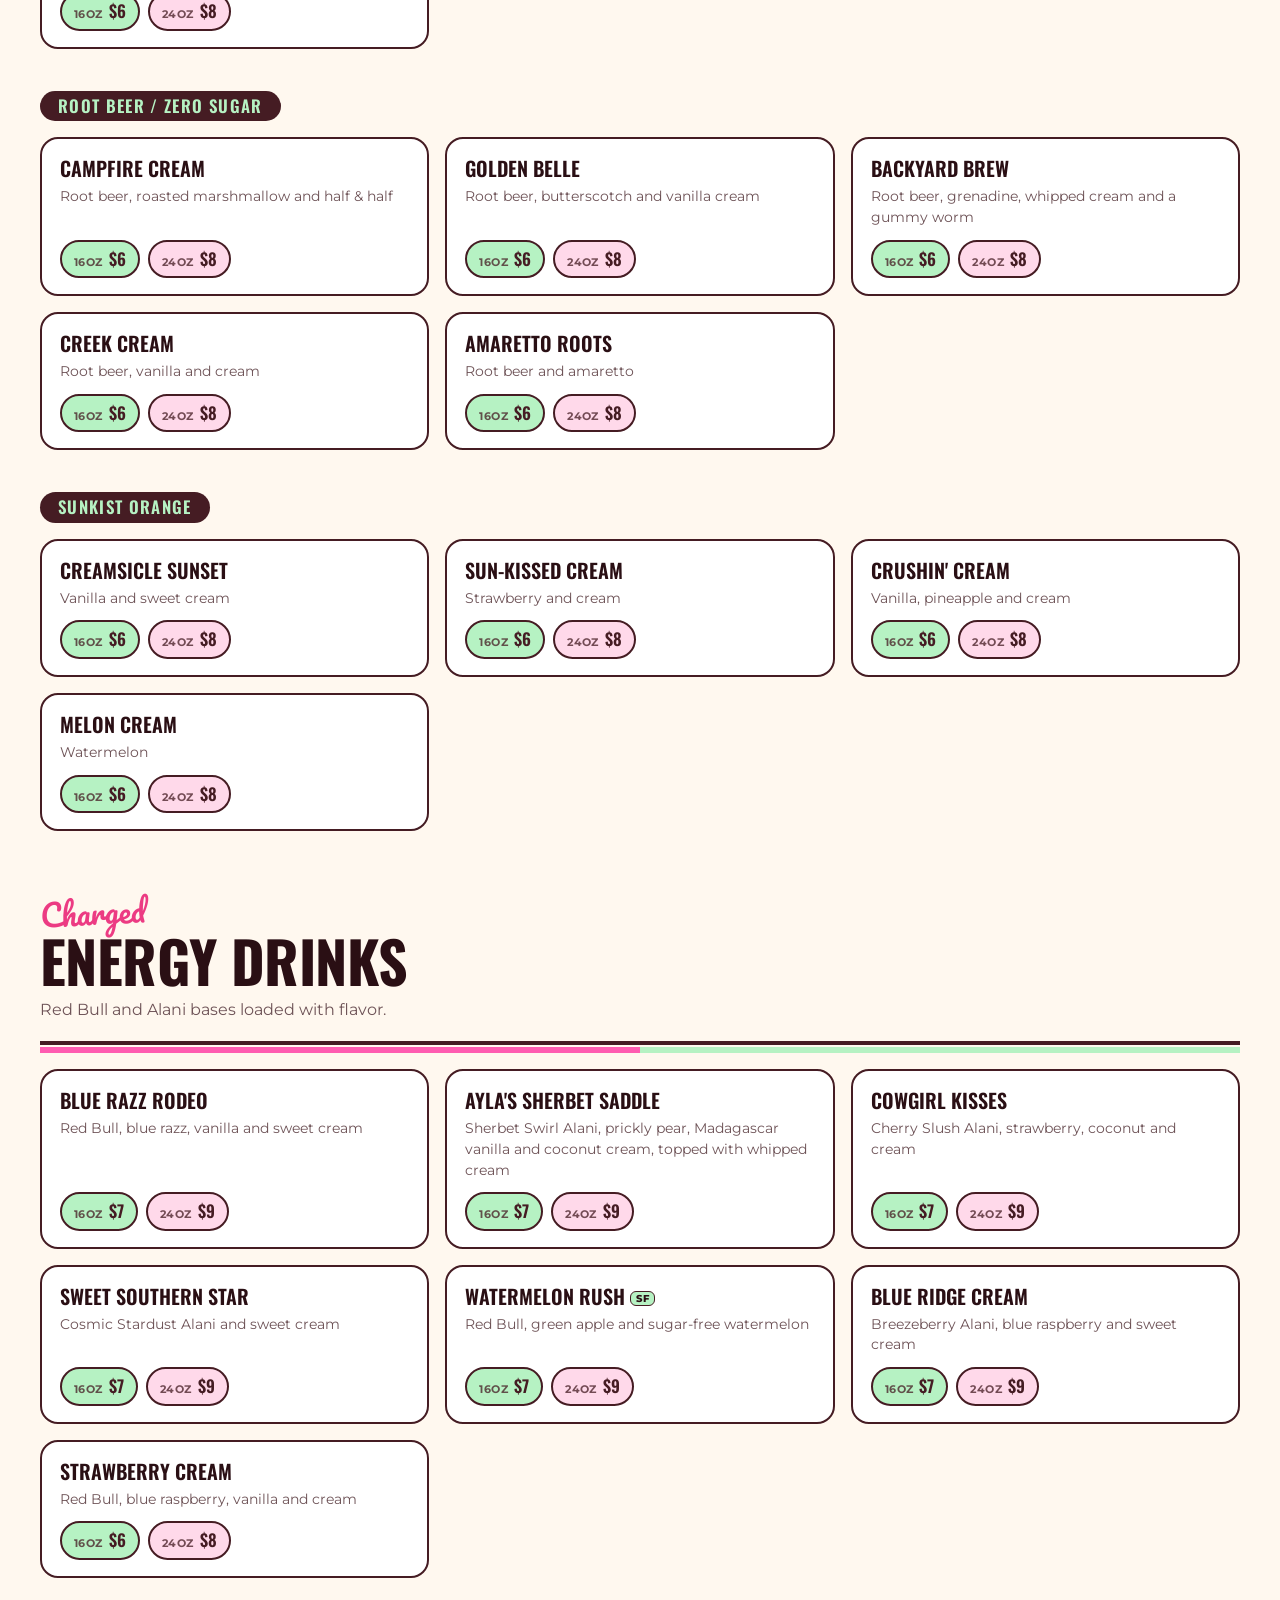
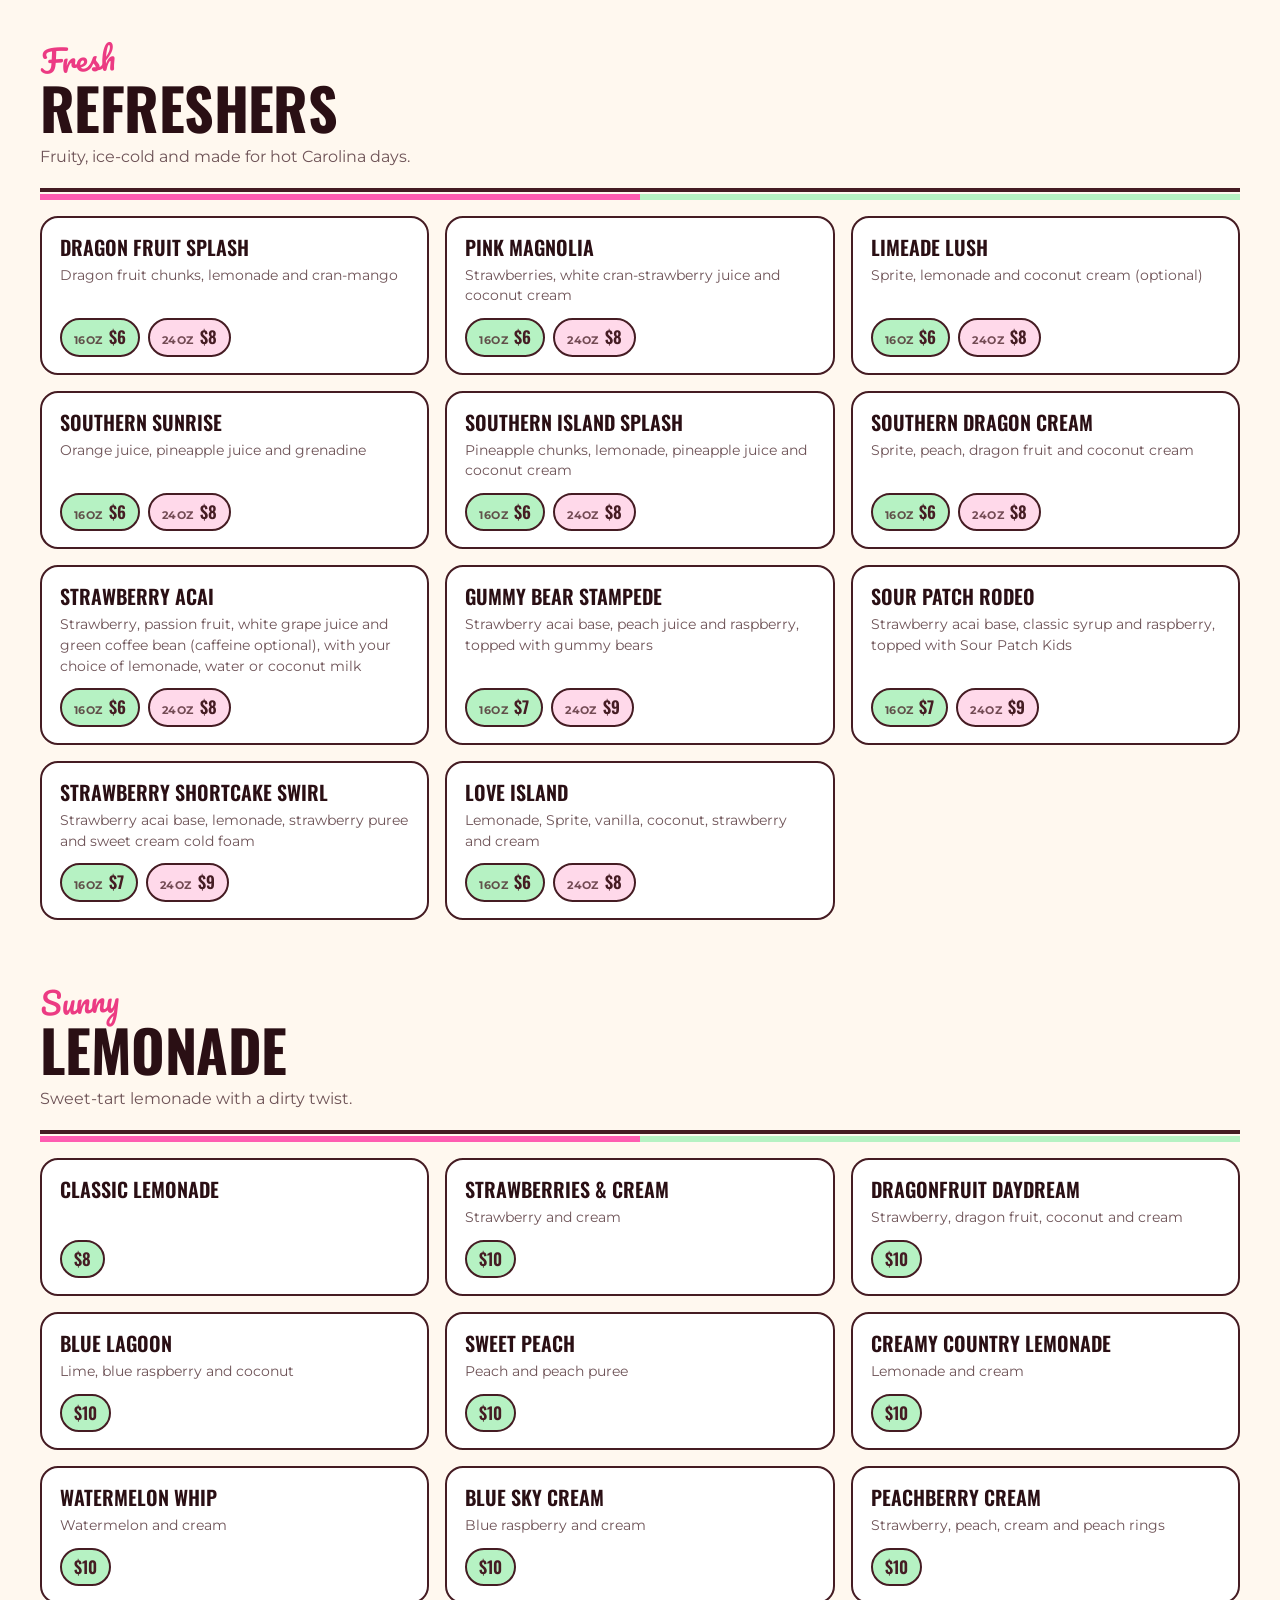
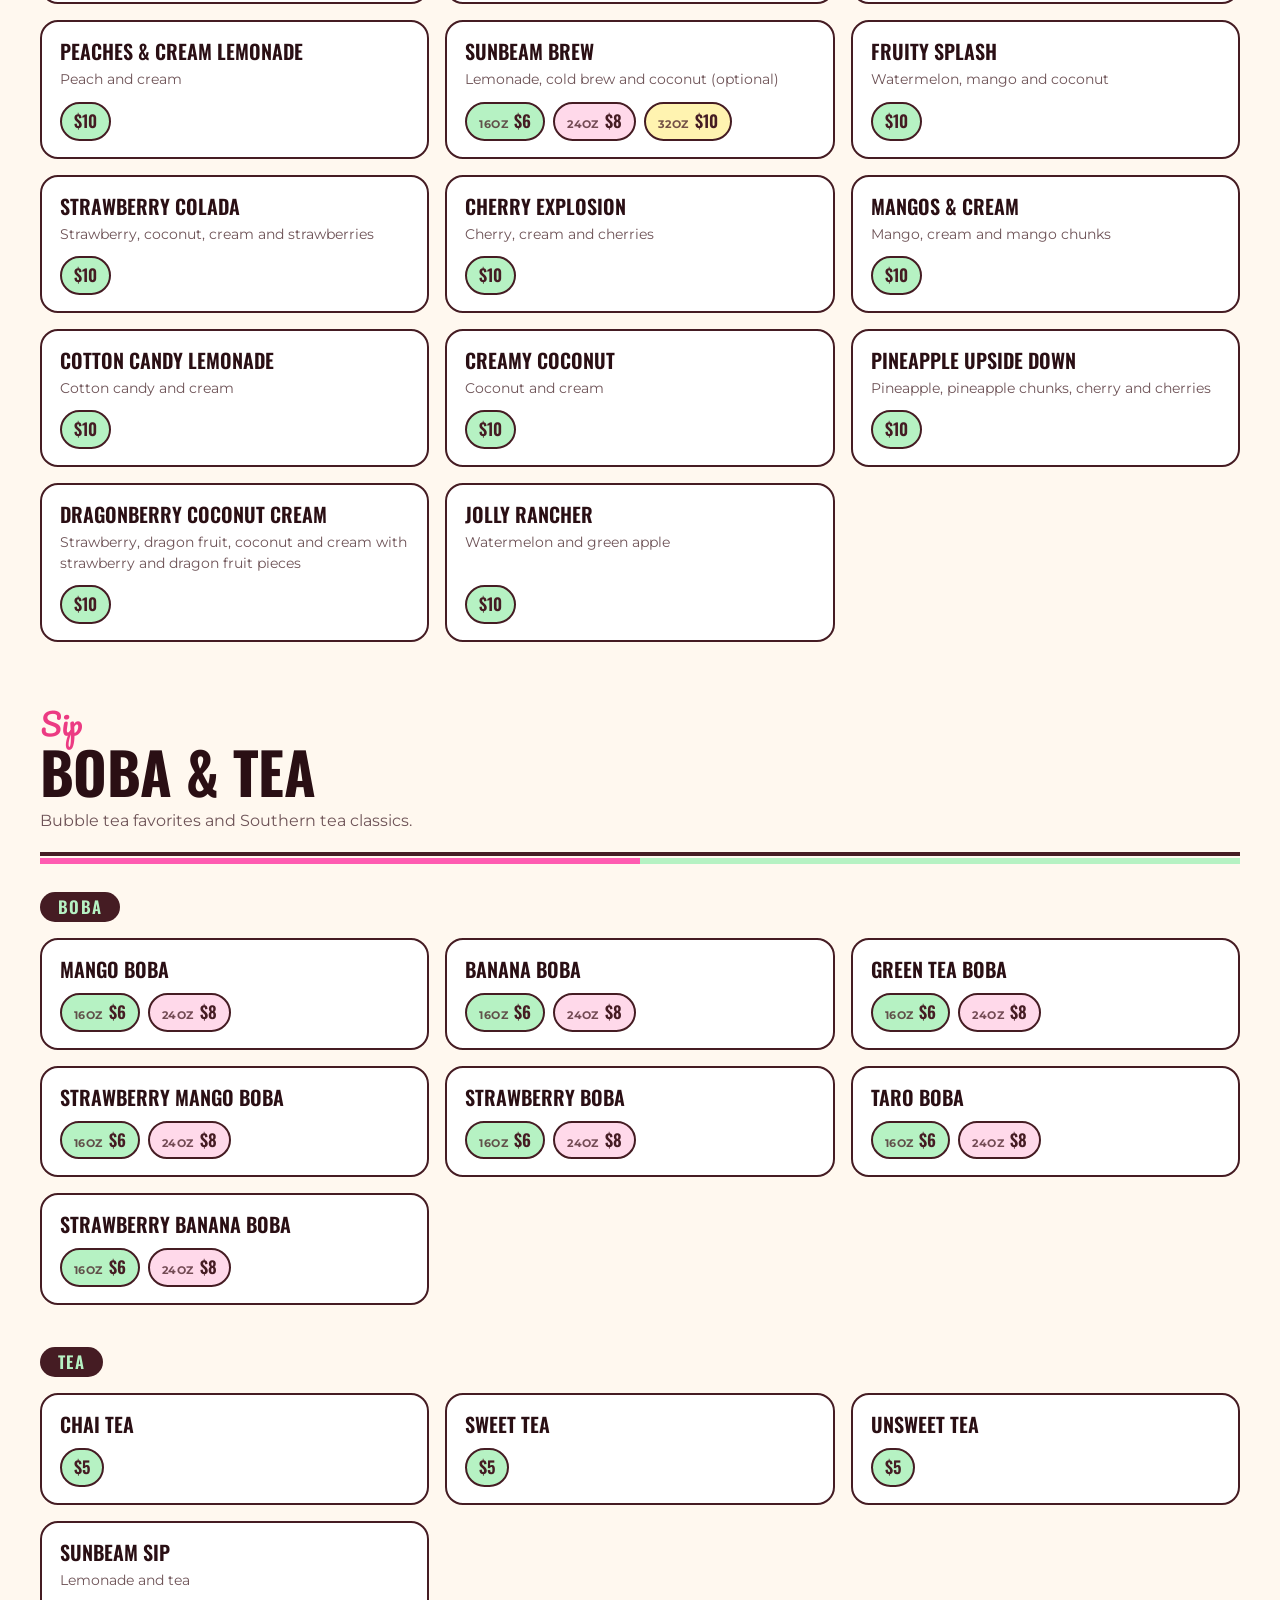
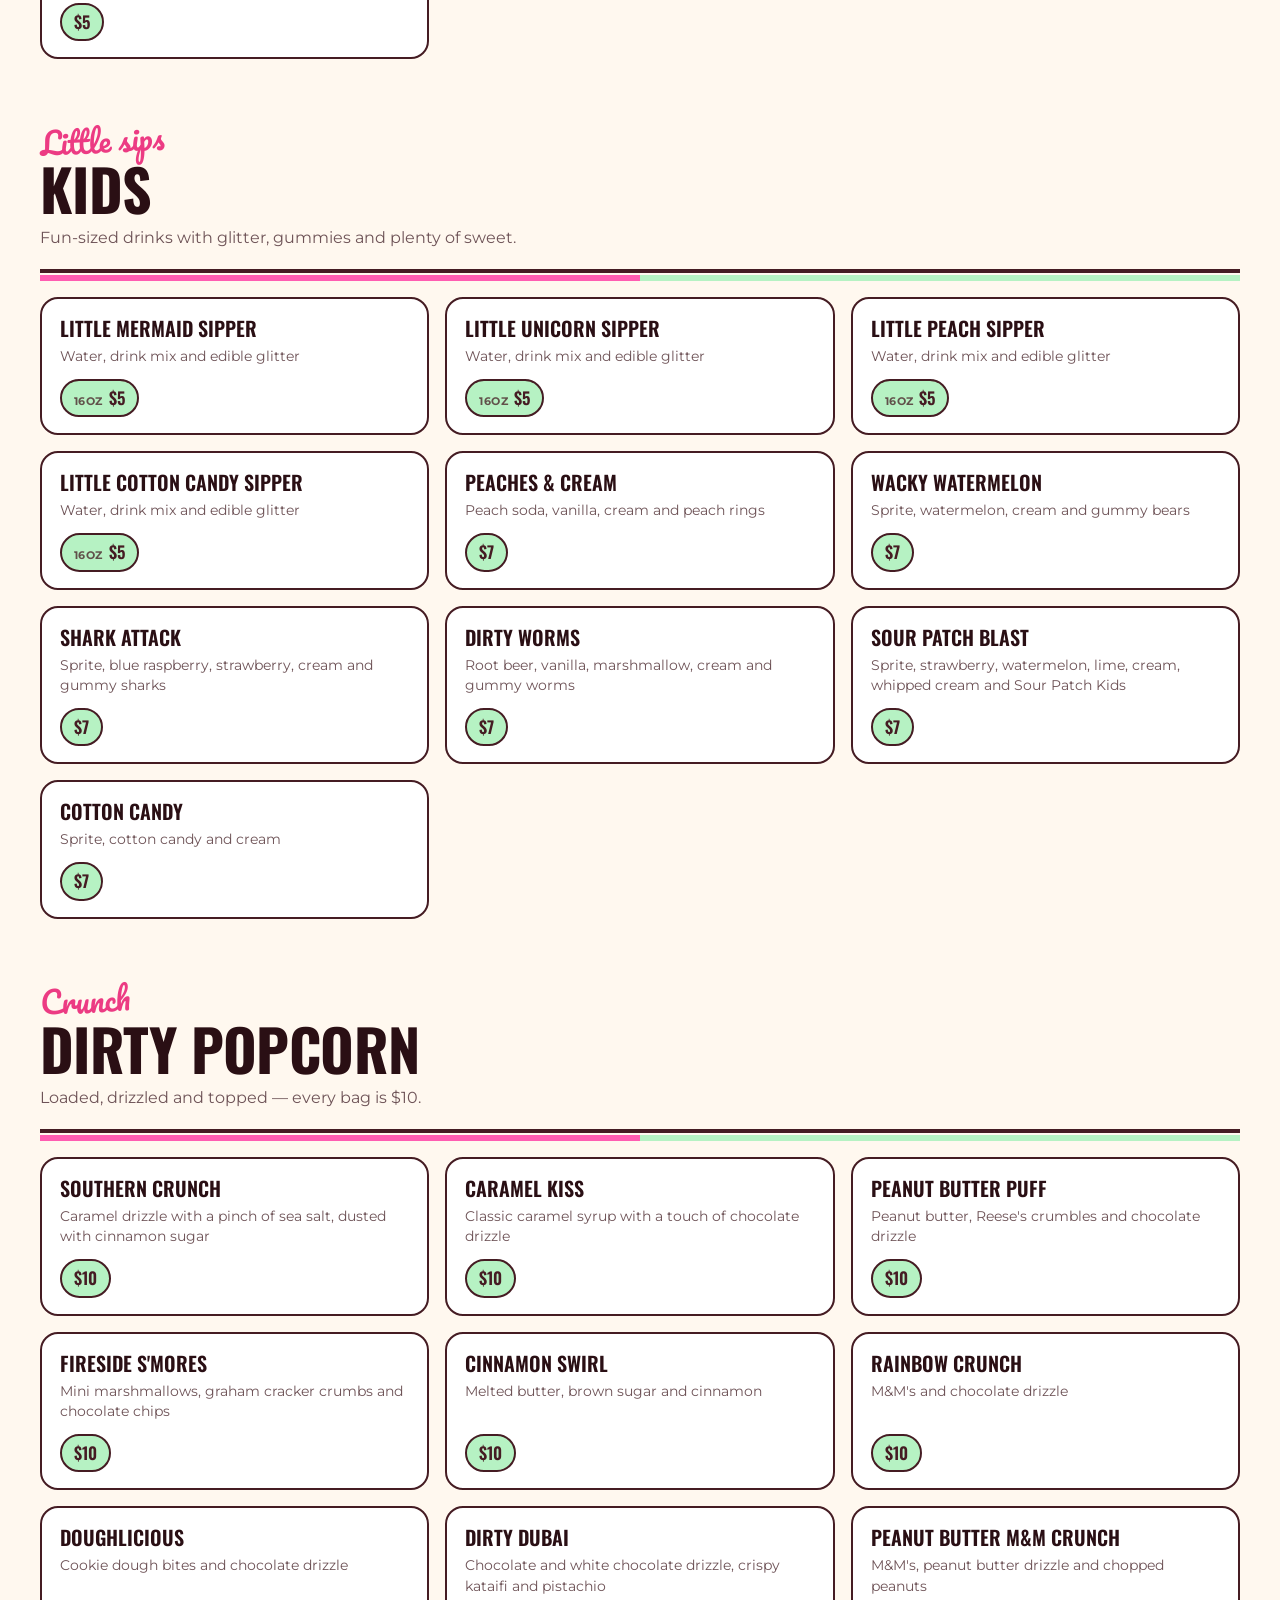
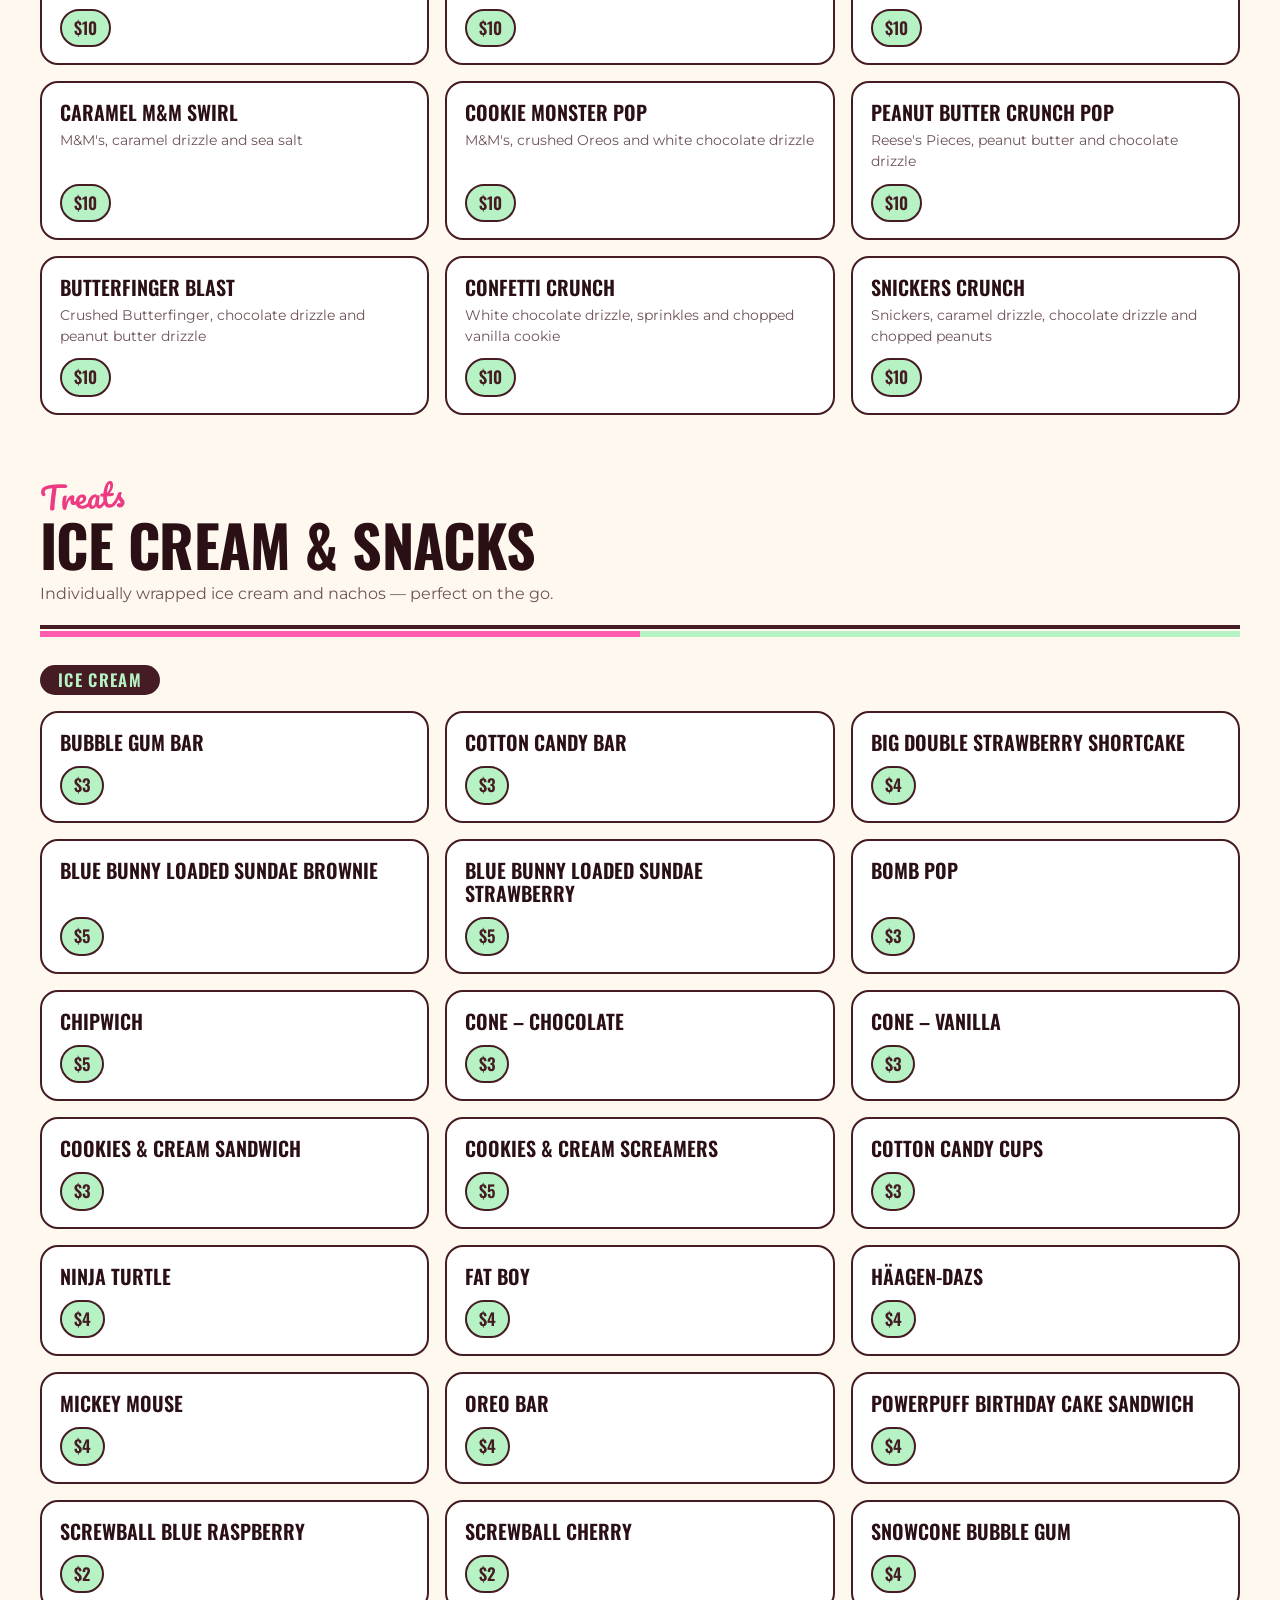
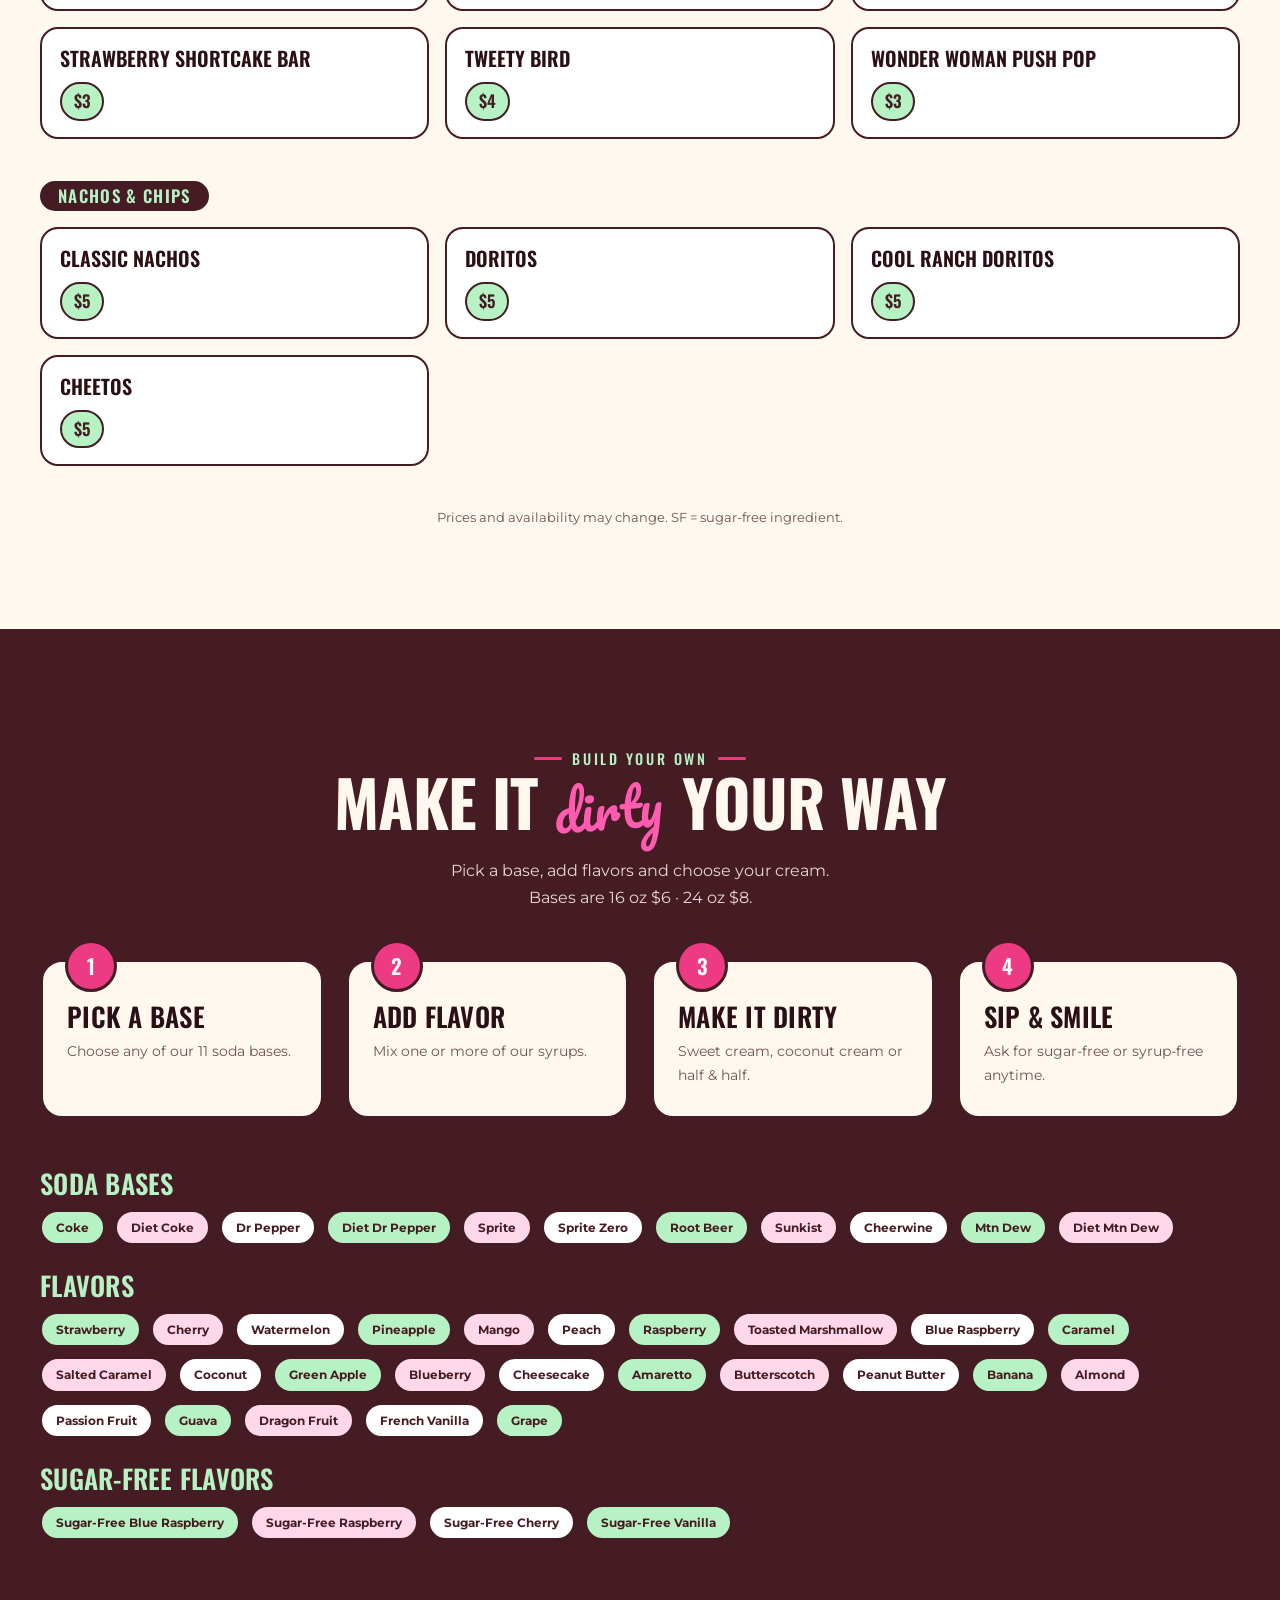
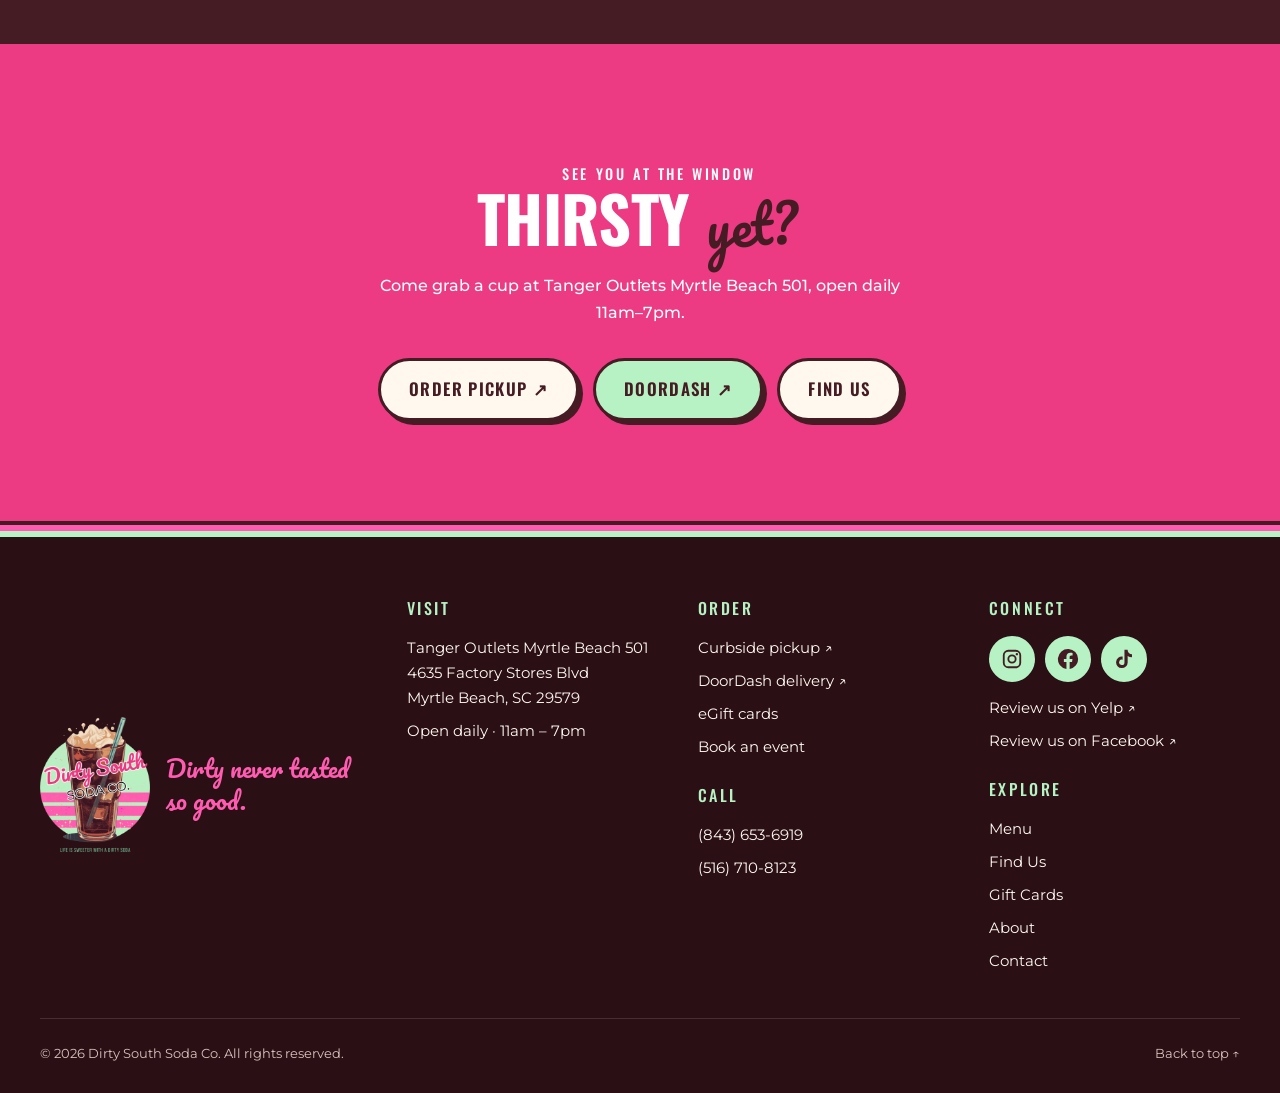
<file: menu.html>
<!doctype html>
<html lang="en">
<head>
  <meta charset="utf-8">
  <meta name="viewport" content="width=device-width, initial-scale=1">
  <meta name="theme-color" content="#451c23">
  <title>Menu | Dirty South Soda Co.</title>
  <meta name="description" content="Full Dirty South Soda Co. menu: dirty sodas, energy drinks, refreshers, lemonade, boba, tea, kids drinks, dirty popcorn, ice cream and snacks with prices.">
  <meta property="og:title" content="Menu | Dirty South Soda Co.">
  <meta property="og:description" content="Full Dirty South Soda Co. menu: dirty sodas, energy drinks, refreshers, lemonade, boba, tea, kids drinks, dirty popcorn, ice cream and snacks with prices.">
  <meta property="og:type" content="website">
  <meta property="og:image" content="dirty-south-logo.png">
  <link rel="icon" type="image/png" href="favicon.png">
  <link rel="preconnect" href="https://fonts.googleapis.com">
  <link rel="preconnect" href="https://fonts.gstatic.com" crossorigin>
  <link rel="stylesheet" href="styles.css">
  <script src="script.js" defer></script>
  <script type="application/ld+json">{"@context":"https://schema.org","@type":"FoodEstablishment","name":"Dirty South Soda Co.","slogan":"Dirty Never Tasted So Good","founder":"Lauren Graciolett","servesCuisine":"Dirty sodas, energy drinks, refreshers, lemonade, boba, dirty popcorn, ice cream","telephone":["+18436536919","+15167108123"],"address":{"@type":"PostalAddress","streetAddress":"4635 Factory Stores Blvd, Tanger Outlets Myrtle Beach 501","addressLocality":"Myrtle Beach","addressRegion":"SC","postalCode":"29579","addressCountry":"US"},"openingHours":"Mo-Su 11:00-19:00","logo":"dirty-south-logo.png","sameAs":["https://www.instagram.com/dirtysouthsodacosc/","https://www.facebook.com/share/15aghyEGGn/?mibextid=wwXIfr","https://www.tiktok.com/@dirtysouthsodaco","https://www.yelp.com/biz/dirty-south-soda-co-conway","https://linktr.ee/dirtysouthsodaco"],"potentialAction":{"@type":"OrderAction","target":["http://dirtysouthsodaco.square.site","https://www.doordash.com/store/dirty-south-soda-co-myrtle-beach-36130981/88318558/"]}}</script>
</head>
<body>
<a class="skip" href="#main">Skip to content</a>
<div class="topline">Dirty never tasted so good <b aria-hidden="true">✦</b> Tanger Outlets Myrtle Beach 501 <b aria-hidden="true">✦</b> Open daily 11–7 <b aria-hidden="true">✦</b> <a href="http://dirtysouthsodaco.square.site" target="_blank" rel="noopener noreferrer">Order curbside pickup ↗</a></div>
<header class="header">
  <div class="nav-wrap">
    <a class="brand" href="index.html" aria-label="Dirty South Soda Co. home">
      <img src="logo.png" alt="Dirty South Soda Co." width="180" height="86">
    </a>
    <button class="nav-toggle" aria-expanded="false" aria-controls="navigation" type="button"><span class="bars" aria-hidden="true"><i></i><i></i><i></i></span><span class="nav-label">Menu</span></button>
    <nav id="navigation" class="navigation" aria-label="Main navigation">
      <a href="index.html">Home</a>
      <a href="menu.html" aria-current="page">Menu</a>
      <a href="find-us.html">Find Us</a>
      <a href="events.html">Events</a>
      <a href="gift-cards.html">Gift Cards</a>
      <a href="about.html">About</a>
      <a href="contact.html">Contact</a>
      <a class="btn btn-small" href="index.html#order">Order now</a>
    </nav>
  </div>
</header>
<main id="main">
<section class="page-hero">
  <span class="sun" aria-hidden="true"></span>
  <img class="page-hero-logo" src="dirty-south-logo.png" alt="" width="250" height="308">
  <div class="wrap">
    <p class="eyebrow">The menu</p>
    <h1><span class="script">Sip happens.</span>Find your new favorite.</h1>
    <p>Dirty sodas from $6. Sugar-free and syrup-free options available — just ask!</p>
    <div class="actions"><a class="btn" href="http://dirtysouthsodaco.square.site" target="_blank" rel="noopener noreferrer">Order curbside pickup ↗</a><a class="btn btn-mint" href="https://www.doordash.com/store/dirty-south-soda-co-myrtle-beach-36130981/88318558/" target="_blank" rel="noopener noreferrer">Order on DoorDash ↗</a></div>
  </div>
</section>
<div class="stripe-band" aria-hidden="true"></div>

<section class="space menu-page" aria-label="Full menu">
  <div class="wrap">
    <div class="menu-tools" data-reveal>
      <label class="search" for="menu-search"><span class="sr-only">Search the menu</span><span aria-hidden="true">🔍</span><input id="menu-search" type="search" placeholder="Search drinks, flavors or treats… (try “peach”)" autocomplete="off"></label>
      <nav class="jump" aria-label="Menu categories"><a class="chip" href="#sodas">Dirty Sodas</a><a class="chip" href="#energy">Energy Drinks</a><a class="chip" href="#refreshers">Refreshers</a><a class="chip" href="#lemonade">Lemonade</a><a class="chip" href="#boba">Boba &amp; Tea</a><a class="chip" href="#kids">Kids</a><a class="chip" href="#popcorn">Dirty Popcorn</a><a class="chip" href="#treats">Ice Cream &amp; Snacks</a><a class="chip" href="#build">Build your own</a></nav>
      <p id="menu-empty" class="menu-empty" role="status" aria-live="polite"></p>
    </div>
    <section class="menu-section" id="sodas" aria-labelledby="sodas-t"><div class="menu-section-head"><span class="script">Classic</span><h2 id="sodas-t">Dirty Sodas</h2><p>Your favorite soda, mixed up with syrups and a splash of cream. Every soda comes in 16 oz or 24 oz.</p></div><div class="menu-group"><h3 class="group-title">Coke / Diet Coke</h3><div class="items"><article class="item"><div class="item-top"><h4>The Front Porch Classic</h4></div><p>Coke, cherry, vanilla and sweet cream</p><div class="prices"><span class="price"><small>16oz</small> $6</span><span class="price"><small>24oz</small> $8</span></div></article><article class="item"><div class="item-top"><h4>Southern Cheesecake Sipper</h4></div><p>Cherry, cheesecake and sweet cream</p><div class="prices"><span class="price"><small>16oz</small> $6</span><span class="price"><small>24oz</small> $8</span></div></article><article class="item"><div class="item-top"><h4>Southern Silk</h4></div><p>Coke, vanilla, caramel and coconut cream</p><div class="prices"><span class="price"><small>16oz</small> $6</span><span class="price"><small>24oz</small> $8</span></div></article><article class="item"><div class="item-top"><h4>Mama's Creamy Coconut</h4></div><p>Coke, coconut and sweet cream</p><div class="prices"><span class="price"><small>16oz</small> $6</span><span class="price"><small>24oz</small> $8</span></div></article></div></div><div class="menu-group"><h3 class="group-title">Dr Pepper / Zero Sugar</h3><div class="items"><article class="item"><div class="item-top"><h4>Sweet Dixie</h4></div><p>Dr Pepper, vanilla, peach and half &amp; half</p><div class="prices"><span class="price"><small>16oz</small> $6</span><span class="price"><small>24oz</small> $8</span></div></article><article class="item"><div class="item-top"><h4>Southern Charm</h4></div><p>Dr Pepper, vanilla, cherry and cream</p><div class="prices"><span class="price"><small>16oz</small> $6</span><span class="price"><small>24oz</small> $8</span></div></article><article class="item"><div class="item-top"><h4>Country Twist</h4></div><p>Dr Pepper, coconut, vanilla, salted caramel and cream</p><div class="prices"><span class="price"><small>16oz</small> $6</span><span class="price"><small>24oz</small> $8</span></div></article><article class="item"><div class="item-top"><h4>Pineapple Pasture</h4></div><p>Dr Pepper, coconut and pineapple</p><div class="prices"><span class="price"><small>16oz</small> $6</span><span class="price"><small>24oz</small> $8</span></div></article></div></div><div class="menu-group"><h3 class="group-title">Sprite / Sprite Zero</h3><div class="items"><article class="item"><div class="item-top"><h4>Blue Rodeo</h4></div><p>Sprite, blue raspberry and strawberry, topped with sweet cream cold foam</p><div class="prices"><span class="price"><small>16oz</small> $6</span><span class="price"><small>24oz</small> $8</span></div></article><article class="item"><div class="item-top"><h4>Kelsey's Backroads Berry</h4></div><p>Sprite, blue raspberry, watermelon and sweet cream</p><div class="prices"><span class="price"><small>16oz</small> $6</span><span class="price"><small>24oz</small> $8</span></div></article><article class="item"><div class="item-top"><h4>(Glauren) Back Porch Berry</h4></div><p>Sprite, cherry, raspberry and coconut</p><div class="prices"><span class="price"><small>16oz</small> $6</span><span class="price"><small>24oz</small> $8</span></div></article><article class="item"><div class="item-top"><h4>Southern Splash</h4></div><p>Sprite, watermelon and strawberry</p><div class="prices"><span class="price"><small>16oz</small> $6</span><span class="price"><small>24oz</small> $8</span></div></article><article class="item"><div class="item-top"><h4>Blue Bayou</h4></div><p>Sprite, blue raspberry, raspberry and coconut milk</p><div class="prices"><span class="price"><small>16oz</small> $6</span><span class="price"><small>24oz</small> $8</span></div></article><article class="item"><div class="item-top"><h4>Southern Belle</h4></div><p>Sprite, peach and coconut milk</p><div class="prices"><span class="price"><small>16oz</small> $6</span><span class="price"><small>24oz</small> $8</span></div></article><article class="item"><div class="item-top"><h4>Carolina Barbie</h4></div><p>Watermelon, coconut and pineapple</p><div class="prices"><span class="price"><small>16oz</small> $6</span><span class="price"><small>24oz</small> $8</span></div></article><article class="item"><div class="item-top"><h4>Peachberry Fizz</h4></div><p>Strawberry, raspberry and peach</p><div class="prices"><span class="price"><small>16oz</small> $6</span><span class="price"><small>24oz</small> $8</span></div></article><article class="item"><div class="item-top"><h4>Southern Glow</h4></div><p>Strawberry and mango</p><div class="prices"><span class="price"><small>16oz</small> $6</span><span class="price"><small>24oz</small> $8</span></div></article><article class="item"><div class="item-top"><h4>Dirty Apple</h4></div><p>Green apple, cookie butter and brown sugar</p><div class="prices"><span class="price"><small>16oz</small> $6</span><span class="price"><small>24oz</small> $8</span></div></article></div></div><div class="menu-group"><h3 class="group-title">Mountain Dew</h3><div class="items"><article class="item"><div class="item-top"><h4>The Carolina Chill</h4></div><p>Coconut, blue raspberry and coconut cream</p><div class="prices"><span class="price"><small>16oz</small> $6</span><span class="price"><small>24oz</small> $8</span></div></article><article class="item"><div class="item-top"><h4>Strawberry Cowgirl Cream</h4></div><p>Strawberry, coconut and cream</p><div class="prices"><span class="price"><small>16oz</small> $6</span><span class="price"><small>24oz</small> $8</span></div></article><article class="item"><div class="item-top"><h4>Country Citrus</h4></div><p>Orange and strawberry</p><div class="prices"><span class="price"><small>16oz</small> $6</span><span class="price"><small>24oz</small> $8</span></div></article><article class="item"><div class="item-top"><h4>Peach Pickin' Cream</h4></div><p>Peach and coconut cream</p><div class="prices"><span class="price"><small>16oz</small> $6</span><span class="price"><small>24oz</small> $8</span></div></article></div></div><div class="menu-group"><h3 class="group-title">Root Beer / Zero Sugar</h3><div class="items"><article class="item"><div class="item-top"><h4>Campfire Cream</h4></div><p>Root beer, roasted marshmallow and half &amp; half</p><div class="prices"><span class="price"><small>16oz</small> $6</span><span class="price"><small>24oz</small> $8</span></div></article><article class="item"><div class="item-top"><h4>Golden Belle</h4></div><p>Root beer, butterscotch and vanilla cream</p><div class="prices"><span class="price"><small>16oz</small> $6</span><span class="price"><small>24oz</small> $8</span></div></article><article class="item"><div class="item-top"><h4>Backyard Brew</h4></div><p>Root beer, grenadine, whipped cream and a gummy worm</p><div class="prices"><span class="price"><small>16oz</small> $6</span><span class="price"><small>24oz</small> $8</span></div></article><article class="item"><div class="item-top"><h4>Creek Cream</h4></div><p>Root beer, vanilla and cream</p><div class="prices"><span class="price"><small>16oz</small> $6</span><span class="price"><small>24oz</small> $8</span></div></article><article class="item"><div class="item-top"><h4>Amaretto Roots</h4></div><p>Root beer and amaretto</p><div class="prices"><span class="price"><small>16oz</small> $6</span><span class="price"><small>24oz</small> $8</span></div></article></div></div><div class="menu-group"><h3 class="group-title">Sunkist Orange</h3><div class="items"><article class="item"><div class="item-top"><h4>Creamsicle Sunset</h4></div><p>Vanilla and sweet cream</p><div class="prices"><span class="price"><small>16oz</small> $6</span><span class="price"><small>24oz</small> $8</span></div></article><article class="item"><div class="item-top"><h4>Sun-Kissed Cream</h4></div><p>Strawberry and cream</p><div class="prices"><span class="price"><small>16oz</small> $6</span><span class="price"><small>24oz</small> $8</span></div></article><article class="item"><div class="item-top"><h4>Crushin' Cream</h4></div><p>Vanilla, pineapple and cream</p><div class="prices"><span class="price"><small>16oz</small> $6</span><span class="price"><small>24oz</small> $8</span></div></article><article class="item"><div class="item-top"><h4>Melon Cream</h4></div><p>Watermelon</p><div class="prices"><span class="price"><small>16oz</small> $6</span><span class="price"><small>24oz</small> $8</span></div></article></div></div></section><section class="menu-section" id="energy" aria-labelledby="energy-t"><div class="menu-section-head"><span class="script">Charged</span><h2 id="energy-t">Energy Drinks</h2><p>Red Bull and Alani bases loaded with flavor.</p></div><div class="menu-group"><div class="items"><article class="item"><div class="item-top"><h4>Blue Razz Rodeo</h4></div><p>Red Bull, blue razz, vanilla and sweet cream</p><div class="prices"><span class="price"><small>16oz</small> $7</span><span class="price"><small>24oz</small> $9</span></div></article><article class="item"><div class="item-top"><h4>Ayla's Sherbet Saddle</h4></div><p>Sherbet Swirl Alani, prickly pear, Madagascar vanilla and coconut cream, topped with whipped cream</p><div class="prices"><span class="price"><small>16oz</small> $7</span><span class="price"><small>24oz</small> $9</span></div></article><article class="item"><div class="item-top"><h4>Cowgirl Kisses</h4></div><p>Cherry Slush Alani, strawberry, coconut and cream</p><div class="prices"><span class="price"><small>16oz</small> $7</span><span class="price"><small>24oz</small> $9</span></div></article><article class="item"><div class="item-top"><h4>Sweet Southern Star</h4></div><p>Cosmic Stardust Alani and sweet cream</p><div class="prices"><span class="price"><small>16oz</small> $7</span><span class="price"><small>24oz</small> $9</span></div></article><article class="item"><div class="item-top"><h4>Watermelon Rush <span class="sf">SF</span></h4></div><p>Red Bull, green apple and sugar-free watermelon</p><div class="prices"><span class="price"><small>16oz</small> $7</span><span class="price"><small>24oz</small> $9</span></div></article><article class="item"><div class="item-top"><h4>Blue Ridge Cream</h4></div><p>Breezeberry Alani, blue raspberry and sweet cream</p><div class="prices"><span class="price"><small>16oz</small> $7</span><span class="price"><small>24oz</small> $9</span></div></article><article class="item"><div class="item-top"><h4>Strawberry Cream</h4></div><p>Red Bull, blue raspberry, vanilla and cream</p><div class="prices"><span class="price"><small>16oz</small> $6</span><span class="price"><small>24oz</small> $8</span></div></article></div></div></section><section class="menu-section" id="refreshers" aria-labelledby="refreshers-t"><div class="menu-section-head"><span class="script">Fresh</span><h2 id="refreshers-t">Refreshers</h2><p>Fruity, ice-cold and made for hot Carolina days.</p></div><div class="menu-group"><div class="items"><article class="item"><div class="item-top"><h4>Dragon Fruit Splash</h4></div><p>Dragon fruit chunks, lemonade and cran-mango</p><div class="prices"><span class="price"><small>16oz</small> $6</span><span class="price"><small>24oz</small> $8</span></div></article><article class="item"><div class="item-top"><h4>Pink Magnolia</h4></div><p>Strawberries, white cran-strawberry juice and coconut cream</p><div class="prices"><span class="price"><small>16oz</small> $6</span><span class="price"><small>24oz</small> $8</span></div></article><article class="item"><div class="item-top"><h4>Limeade Lush</h4></div><p>Sprite, lemonade and coconut cream (optional)</p><div class="prices"><span class="price"><small>16oz</small> $6</span><span class="price"><small>24oz</small> $8</span></div></article><article class="item"><div class="item-top"><h4>Southern Sunrise</h4></div><p>Orange juice, pineapple juice and grenadine</p><div class="prices"><span class="price"><small>16oz</small> $6</span><span class="price"><small>24oz</small> $8</span></div></article><article class="item"><div class="item-top"><h4>Southern Island Splash</h4></div><p>Pineapple chunks, lemonade, pineapple juice and coconut cream</p><div class="prices"><span class="price"><small>16oz</small> $6</span><span class="price"><small>24oz</small> $8</span></div></article><article class="item"><div class="item-top"><h4>Southern Dragon Cream</h4></div><p>Sprite, peach, dragon fruit and coconut cream</p><div class="prices"><span class="price"><small>16oz</small> $6</span><span class="price"><small>24oz</small> $8</span></div></article><article class="item"><div class="item-top"><h4>Strawberry Acai</h4></div><p>Strawberry, passion fruit, white grape juice and green coffee bean (caffeine optional), with your choice of lemonade, water or coconut milk</p><div class="prices"><span class="price"><small>16oz</small> $6</span><span class="price"><small>24oz</small> $8</span></div></article><article class="item"><div class="item-top"><h4>Gummy Bear Stampede</h4></div><p>Strawberry acai base, peach juice and raspberry, topped with gummy bears</p><div class="prices"><span class="price"><small>16oz</small> $7</span><span class="price"><small>24oz</small> $9</span></div></article><article class="item"><div class="item-top"><h4>Sour Patch Rodeo</h4></div><p>Strawberry acai base, classic syrup and raspberry, topped with Sour Patch Kids</p><div class="prices"><span class="price"><small>16oz</small> $7</span><span class="price"><small>24oz</small> $9</span></div></article><article class="item"><div class="item-top"><h4>Strawberry Shortcake Swirl</h4></div><p>Strawberry acai base, lemonade, strawberry puree and sweet cream cold foam</p><div class="prices"><span class="price"><small>16oz</small> $7</span><span class="price"><small>24oz</small> $9</span></div></article><article class="item"><div class="item-top"><h4>Love Island</h4></div><p>Lemonade, Sprite, vanilla, coconut, strawberry and cream</p><div class="prices"><span class="price"><small>16oz</small> $6</span><span class="price"><small>24oz</small> $8</span></div></article></div></div></section><section class="menu-section" id="lemonade" aria-labelledby="lemonade-t"><div class="menu-section-head"><span class="script">Sunny</span><h2 id="lemonade-t">Lemonade</h2><p>Sweet-tart lemonade with a dirty twist.</p></div><div class="menu-group"><div class="items"><article class="item"><div class="item-top"><h4>Classic Lemonade</h4></div><div class="prices"><span class="price">$8</span></div></article><article class="item"><div class="item-top"><h4>Strawberries &amp; Cream</h4></div><p>Strawberry and cream</p><div class="prices"><span class="price">$10</span></div></article><article class="item"><div class="item-top"><h4>Dragonfruit Daydream</h4></div><p>Strawberry, dragon fruit, coconut and cream</p><div class="prices"><span class="price">$10</span></div></article><article class="item"><div class="item-top"><h4>Blue Lagoon</h4></div><p>Lime, blue raspberry and coconut</p><div class="prices"><span class="price">$10</span></div></article><article class="item"><div class="item-top"><h4>Sweet Peach</h4></div><p>Peach and peach puree</p><div class="prices"><span class="price">$10</span></div></article><article class="item"><div class="item-top"><h4>Creamy Country Lemonade</h4></div><p>Lemonade and cream</p><div class="prices"><span class="price">$10</span></div></article><article class="item"><div class="item-top"><h4>Watermelon Whip</h4></div><p>Watermelon and cream</p><div class="prices"><span class="price">$10</span></div></article><article class="item"><div class="item-top"><h4>Blue Sky Cream</h4></div><p>Blue raspberry and cream</p><div class="prices"><span class="price">$10</span></div></article><article class="item"><div class="item-top"><h4>Peachberry Cream</h4></div><p>Strawberry, peach, cream and peach rings</p><div class="prices"><span class="price">$10</span></div></article><article class="item"><div class="item-top"><h4>Peaches &amp; Cream Lemonade</h4></div><p>Peach and cream</p><div class="prices"><span class="price">$10</span></div></article><article class="item"><div class="item-top"><h4>Sunbeam Brew</h4></div><p>Lemonade, cold brew and coconut (optional)</p><div class="prices"><span class="price"><small>16oz</small> $6</span><span class="price"><small>24oz</small> $8</span><span class="price"><small>32oz</small> $10</span></div></article><article class="item"><div class="item-top"><h4>Fruity Splash</h4></div><p>Watermelon, mango and coconut</p><div class="prices"><span class="price">$10</span></div></article><article class="item"><div class="item-top"><h4>Strawberry Colada</h4></div><p>Strawberry, coconut, cream and strawberries</p><div class="prices"><span class="price">$10</span></div></article><article class="item"><div class="item-top"><h4>Cherry Explosion</h4></div><p>Cherry, cream and cherries</p><div class="prices"><span class="price">$10</span></div></article><article class="item"><div class="item-top"><h4>Mangos &amp; Cream</h4></div><p>Mango, cream and mango chunks</p><div class="prices"><span class="price">$10</span></div></article><article class="item"><div class="item-top"><h4>Cotton Candy Lemonade</h4></div><p>Cotton candy and cream</p><div class="prices"><span class="price">$10</span></div></article><article class="item"><div class="item-top"><h4>Creamy Coconut</h4></div><p>Coconut and cream</p><div class="prices"><span class="price">$10</span></div></article><article class="item"><div class="item-top"><h4>Pineapple Upside Down</h4></div><p>Pineapple, pineapple chunks, cherry and cherries</p><div class="prices"><span class="price">$10</span></div></article><article class="item"><div class="item-top"><h4>Dragonberry Coconut Cream</h4></div><p>Strawberry, dragon fruit, coconut and cream with strawberry and dragon fruit pieces</p><div class="prices"><span class="price">$10</span></div></article><article class="item"><div class="item-top"><h4>Jolly Rancher</h4></div><p>Watermelon and green apple</p><div class="prices"><span class="price">$10</span></div></article></div></div></section><section class="menu-section" id="boba" aria-labelledby="boba-t"><div class="menu-section-head"><span class="script">Sip</span><h2 id="boba-t">Boba &amp; Tea</h2><p>Bubble tea favorites and Southern tea classics.</p></div><div class="menu-group"><h3 class="group-title">Boba</h3><div class="items"><article class="item"><div class="item-top"><h4>Mango Boba</h4></div><div class="prices"><span class="price"><small>16oz</small> $6</span><span class="price"><small>24oz</small> $8</span></div></article><article class="item"><div class="item-top"><h4>Banana Boba</h4></div><div class="prices"><span class="price"><small>16oz</small> $6</span><span class="price"><small>24oz</small> $8</span></div></article><article class="item"><div class="item-top"><h4>Green Tea Boba</h4></div><div class="prices"><span class="price"><small>16oz</small> $6</span><span class="price"><small>24oz</small> $8</span></div></article><article class="item"><div class="item-top"><h4>Strawberry Mango Boba</h4></div><div class="prices"><span class="price"><small>16oz</small> $6</span><span class="price"><small>24oz</small> $8</span></div></article><article class="item"><div class="item-top"><h4>Strawberry Boba</h4></div><div class="prices"><span class="price"><small>16oz</small> $6</span><span class="price"><small>24oz</small> $8</span></div></article><article class="item"><div class="item-top"><h4>Taro Boba</h4></div><div class="prices"><span class="price"><small>16oz</small> $6</span><span class="price"><small>24oz</small> $8</span></div></article><article class="item"><div class="item-top"><h4>Strawberry Banana Boba</h4></div><div class="prices"><span class="price"><small>16oz</small> $6</span><span class="price"><small>24oz</small> $8</span></div></article></div></div><div class="menu-group"><h3 class="group-title">Tea</h3><div class="items"><article class="item"><div class="item-top"><h4>Chai Tea</h4></div><div class="prices"><span class="price">$5</span></div></article><article class="item"><div class="item-top"><h4>Sweet Tea</h4></div><div class="prices"><span class="price">$5</span></div></article><article class="item"><div class="item-top"><h4>Unsweet Tea</h4></div><div class="prices"><span class="price">$5</span></div></article><article class="item"><div class="item-top"><h4>Sunbeam Sip</h4></div><p>Lemonade and tea</p><div class="prices"><span class="price">$5</span></div></article></div></div></section><section class="menu-section" id="kids" aria-labelledby="kids-t"><div class="menu-section-head"><span class="script">Little sips</span><h2 id="kids-t">Kids</h2><p>Fun-sized drinks with glitter, gummies and plenty of sweet.</p></div><div class="menu-group"><div class="items"><article class="item"><div class="item-top"><h4>Little Mermaid Sipper</h4></div><p>Water, drink mix and edible glitter</p><div class="prices"><span class="price"><small>16oz</small> $5</span></div></article><article class="item"><div class="item-top"><h4>Little Unicorn Sipper</h4></div><p>Water, drink mix and edible glitter</p><div class="prices"><span class="price"><small>16oz</small> $5</span></div></article><article class="item"><div class="item-top"><h4>Little Peach Sipper</h4></div><p>Water, drink mix and edible glitter</p><div class="prices"><span class="price"><small>16oz</small> $5</span></div></article><article class="item"><div class="item-top"><h4>Little Cotton Candy Sipper</h4></div><p>Water, drink mix and edible glitter</p><div class="prices"><span class="price"><small>16oz</small> $5</span></div></article><article class="item"><div class="item-top"><h4>Peaches &amp; Cream</h4></div><p>Peach soda, vanilla, cream and peach rings</p><div class="prices"><span class="price">$7</span></div></article><article class="item"><div class="item-top"><h4>Wacky Watermelon</h4></div><p>Sprite, watermelon, cream and gummy bears</p><div class="prices"><span class="price">$7</span></div></article><article class="item"><div class="item-top"><h4>Shark Attack</h4></div><p>Sprite, blue raspberry, strawberry, cream and gummy sharks</p><div class="prices"><span class="price">$7</span></div></article><article class="item"><div class="item-top"><h4>Dirty Worms</h4></div><p>Root beer, vanilla, marshmallow, cream and gummy worms</p><div class="prices"><span class="price">$7</span></div></article><article class="item"><div class="item-top"><h4>Sour Patch Blast</h4></div><p>Sprite, strawberry, watermelon, lime, cream, whipped cream and Sour Patch Kids</p><div class="prices"><span class="price">$7</span></div></article><article class="item"><div class="item-top"><h4>Cotton Candy</h4></div><p>Sprite, cotton candy and cream</p><div class="prices"><span class="price">$7</span></div></article></div></div></section><section class="menu-section" id="popcorn" aria-labelledby="popcorn-t"><div class="menu-section-head"><span class="script">Crunch</span><h2 id="popcorn-t">Dirty Popcorn</h2><p>Loaded, drizzled and topped — every bag is $10.</p></div><div class="menu-group"><div class="items"><article class="item"><div class="item-top"><h4>Southern Crunch</h4></div><p>Caramel drizzle with a pinch of sea salt, dusted with cinnamon sugar</p><div class="prices"><span class="price">$10</span></div></article><article class="item"><div class="item-top"><h4>Caramel Kiss</h4></div><p>Classic caramel syrup with a touch of chocolate drizzle</p><div class="prices"><span class="price">$10</span></div></article><article class="item"><div class="item-top"><h4>Peanut Butter Puff</h4></div><p>Peanut butter, Reese's crumbles and chocolate drizzle</p><div class="prices"><span class="price">$10</span></div></article><article class="item"><div class="item-top"><h4>Fireside S'mores</h4></div><p>Mini marshmallows, graham cracker crumbs and chocolate chips</p><div class="prices"><span class="price">$10</span></div></article><article class="item"><div class="item-top"><h4>Cinnamon Swirl</h4></div><p>Melted butter, brown sugar and cinnamon</p><div class="prices"><span class="price">$10</span></div></article><article class="item"><div class="item-top"><h4>Rainbow Crunch</h4></div><p>M&amp;M's and chocolate drizzle</p><div class="prices"><span class="price">$10</span></div></article><article class="item"><div class="item-top"><h4>Doughlicious</h4></div><p>Cookie dough bites and chocolate drizzle</p><div class="prices"><span class="price">$10</span></div></article><article class="item"><div class="item-top"><h4>Dirty Dubai</h4></div><p>Chocolate and white chocolate drizzle, crispy kataifi and pistachio</p><div class="prices"><span class="price">$10</span></div></article><article class="item"><div class="item-top"><h4>Peanut Butter M&amp;M Crunch</h4></div><p>M&amp;M's, peanut butter drizzle and chopped peanuts</p><div class="prices"><span class="price">$10</span></div></article><article class="item"><div class="item-top"><h4>Caramel M&amp;M Swirl</h4></div><p>M&amp;M's, caramel drizzle and sea salt</p><div class="prices"><span class="price">$10</span></div></article><article class="item"><div class="item-top"><h4>Cookie Monster Pop</h4></div><p>M&amp;M's, crushed Oreos and white chocolate drizzle</p><div class="prices"><span class="price">$10</span></div></article><article class="item"><div class="item-top"><h4>Peanut Butter Crunch Pop</h4></div><p>Reese's Pieces, peanut butter and chocolate drizzle</p><div class="prices"><span class="price">$10</span></div></article><article class="item"><div class="item-top"><h4>Butterfinger Blast</h4></div><p>Crushed Butterfinger, chocolate drizzle and peanut butter drizzle</p><div class="prices"><span class="price">$10</span></div></article><article class="item"><div class="item-top"><h4>Confetti Crunch</h4></div><p>White chocolate drizzle, sprinkles and chopped vanilla cookie</p><div class="prices"><span class="price">$10</span></div></article><article class="item"><div class="item-top"><h4>Snickers Crunch</h4></div><p>Snickers, caramel drizzle, chocolate drizzle and chopped peanuts</p><div class="prices"><span class="price">$10</span></div></article></div></div></section><section class="menu-section" id="treats" aria-labelledby="treats-t"><div class="menu-section-head"><span class="script">Treats</span><h2 id="treats-t">Ice Cream &amp; Snacks</h2><p>Individually wrapped ice cream and nachos — perfect on the go.</p></div><div class="menu-group"><h3 class="group-title">Ice Cream</h3><div class="items"><article class="item"><div class="item-top"><h4>Bubble Gum Bar</h4></div><div class="prices"><span class="price">$3</span></div></article><article class="item"><div class="item-top"><h4>Cotton Candy Bar</h4></div><div class="prices"><span class="price">$3</span></div></article><article class="item"><div class="item-top"><h4>Big Double Strawberry Shortcake</h4></div><div class="prices"><span class="price">$4</span></div></article><article class="item"><div class="item-top"><h4>Blue Bunny Loaded Sundae Brownie</h4></div><div class="prices"><span class="price">$5</span></div></article><article class="item"><div class="item-top"><h4>Blue Bunny Loaded Sundae Strawberry</h4></div><div class="prices"><span class="price">$5</span></div></article><article class="item"><div class="item-top"><h4>Bomb Pop</h4></div><div class="prices"><span class="price">$3</span></div></article><article class="item"><div class="item-top"><h4>Chipwich</h4></div><div class="prices"><span class="price">$5</span></div></article><article class="item"><div class="item-top"><h4>Cone – Chocolate</h4></div><div class="prices"><span class="price">$3</span></div></article><article class="item"><div class="item-top"><h4>Cone – Vanilla</h4></div><div class="prices"><span class="price">$3</span></div></article><article class="item"><div class="item-top"><h4>Cookies &amp; Cream Sandwich</h4></div><div class="prices"><span class="price">$3</span></div></article><article class="item"><div class="item-top"><h4>Cookies &amp; Cream Screamers</h4></div><div class="prices"><span class="price">$5</span></div></article><article class="item"><div class="item-top"><h4>Cotton Candy Cups</h4></div><div class="prices"><span class="price">$3</span></div></article><article class="item"><div class="item-top"><h4>Ninja Turtle</h4></div><div class="prices"><span class="price">$4</span></div></article><article class="item"><div class="item-top"><h4>Fat Boy</h4></div><div class="prices"><span class="price">$4</span></div></article><article class="item"><div class="item-top"><h4>Häagen-Dazs</h4></div><div class="prices"><span class="price">$4</span></div></article><article class="item"><div class="item-top"><h4>Mickey Mouse</h4></div><div class="prices"><span class="price">$4</span></div></article><article class="item"><div class="item-top"><h4>Oreo Bar</h4></div><div class="prices"><span class="price">$4</span></div></article><article class="item"><div class="item-top"><h4>Powerpuff Birthday Cake Sandwich</h4></div><div class="prices"><span class="price">$4</span></div></article><article class="item"><div class="item-top"><h4>Screwball Blue Raspberry</h4></div><div class="prices"><span class="price">$2</span></div></article><article class="item"><div class="item-top"><h4>Screwball Cherry</h4></div><div class="prices"><span class="price">$2</span></div></article><article class="item"><div class="item-top"><h4>Snowcone Bubble Gum</h4></div><div class="prices"><span class="price">$4</span></div></article><article class="item"><div class="item-top"><h4>Strawberry Shortcake Bar</h4></div><div class="prices"><span class="price">$3</span></div></article><article class="item"><div class="item-top"><h4>Tweety Bird</h4></div><div class="prices"><span class="price">$4</span></div></article><article class="item"><div class="item-top"><h4>Wonder Woman Push Pop</h4></div><div class="prices"><span class="price">$3</span></div></article></div></div><div class="menu-group"><h3 class="group-title">Nachos &amp; Chips</h3><div class="items"><article class="item"><div class="item-top"><h4>Classic Nachos</h4></div><div class="prices"><span class="price">$5</span></div></article><article class="item"><div class="item-top"><h4>Doritos</h4></div><div class="prices"><span class="price">$5</span></div></article><article class="item"><div class="item-top"><h4>Cool Ranch Doritos</h4></div><div class="prices"><span class="price">$5</span></div></article><article class="item"><div class="item-top"><h4>Cheetos</h4></div><div class="prices"><span class="price">$5</span></div></article></div></div></section>
    <p class="small center" style="margin-top:40px">Prices and availability may change. SF = sugar-free ingredient.</p>
  </div>
</section>

<section class="space bg-cola" id="build" aria-labelledby="build-title">
  <div class="wrap">
    <div class="section-head center" data-reveal><p class="eyebrow">Build your own</p><h2 id="build-title">Make it <span class="script">dirty</span> your way</h2><p class="muted">Pick a base, add flavors and choose your cream. Bases are 16 oz $6 · 24 oz $8.</p></div>
    <div class="steps">
      <div class="step" data-reveal><h3>Pick a base</h3><p>Choose any of our 11 soda bases.</p></div>
      <div class="step" data-reveal><h3>Add flavor</h3><p>Mix one or more of our syrups.</p></div>
      <div class="step" data-reveal><h3>Make it dirty</h3><p>Sweet cream, coconut cream or half &amp; half.</p></div>
      <div class="step" data-reveal><h3>Sip &amp; smile</h3><p>Ask for sugar-free or syrup-free anytime.</p></div>
    </div>
    <div class="build-lists">
      <div data-reveal><h3>Soda bases</h3><div class="chips"><span class="chip">Coke</span><span class="chip">Diet Coke</span><span class="chip">Dr Pepper</span><span class="chip">Diet Dr Pepper</span><span class="chip">Sprite</span><span class="chip">Sprite Zero</span><span class="chip">Root Beer</span><span class="chip">Sunkist</span><span class="chip">Cheerwine</span><span class="chip">Mtn Dew</span><span class="chip">Diet Mtn Dew</span></div></div>
      <div data-reveal><h3>Flavors</h3><div class="chips"><span class="chip">Strawberry</span><span class="chip">Cherry</span><span class="chip">Watermelon</span><span class="chip">Pineapple</span><span class="chip">Mango</span><span class="chip">Peach</span><span class="chip">Raspberry</span><span class="chip">Toasted Marshmallow</span><span class="chip">Blue Raspberry</span><span class="chip">Caramel</span><span class="chip">Salted Caramel</span><span class="chip">Coconut</span><span class="chip">Green Apple</span><span class="chip">Blueberry</span><span class="chip">Cheesecake</span><span class="chip">Amaretto</span><span class="chip">Butterscotch</span><span class="chip">Peanut Butter</span><span class="chip">Banana</span><span class="chip">Almond</span><span class="chip">Passion Fruit</span><span class="chip">Guava</span><span class="chip">Dragon Fruit</span><span class="chip">French Vanilla</span><span class="chip">Grape</span></div></div>
      <div data-reveal><h3>Sugar-free flavors</h3><div class="chips"><span class="chip">Sugar-Free Blue Raspberry</span><span class="chip">Sugar-Free Raspberry</span><span class="chip">Sugar-Free Cherry</span><span class="chip">Sugar-Free Vanilla</span></div></div>
    </div>
  </div>
</section>
<section class="final-cta sprinkles space">
  <div class="wrap">
    <p class="eyebrow" style="color:#fff">See you at the window</p>
    <h2>Thirsty <span class="script">yet?</span></h2>
    <p>Come grab a cup at Tanger Outlets Myrtle Beach 501, open daily 11am–7pm.</p>
    <div class="actions"><a class="btn btn-cream" href="http://dirtysouthsodaco.square.site" target="_blank" rel="noopener noreferrer">Order pickup ↗</a><a class="btn btn-mint" href="https://www.doordash.com/store/dirty-south-soda-co-myrtle-beach-36130981/88318558/" target="_blank" rel="noopener noreferrer">DoorDash ↗</a><a class="btn btn-cream" href="find-us.html">Find us</a></div>
  </div>
</section>
</main>
<footer class="footer">
  <div class="wrap">
    <div class="footer-main">
      <div class="footer-brand">
        <img src="dirty-south-logo.png" alt="Dirty South Soda Co." width="110" height="135" loading="lazy">
        <p>Dirty never tasted<br>so good.</p>
      </div>
      <div>
        <h4>Visit</h4>
        <div class="footer-col"><a href="https://www.google.com/maps/search/?api=1&query=Tanger+Outlets+Myrtle+Beach+501%2C+4635+Factory+Stores+Blvd%2C+Myrtle+Beach%2C+SC+29579" target="_blank" rel="noopener noreferrer">Tanger Outlets Myrtle Beach 501<br>4635 Factory Stores Blvd<br>Myrtle Beach, SC 29579</a><span>Open daily · 11am – 7pm</span></div>
      </div>
      <div>
        <h4>Order</h4>
        <div class="footer-col"><a href="http://dirtysouthsodaco.square.site" target="_blank" rel="noopener noreferrer">Curbside pickup ↗</a><a href="https://www.doordash.com/store/dirty-south-soda-co-myrtle-beach-36130981/88318558/" target="_blank" rel="noopener noreferrer">DoorDash delivery ↗</a><a href="gift-cards.html">eGift cards</a><a href="events.html">Book an event</a></div>
        <h4 style="margin-top:22px">Call</h4>
        <div class="footer-col"><a href="tel:+18436536919">(843) 653-6919</a><a href="tel:+15167108123">(516) 710-8123</a></div>
      </div>
      <div>
        <h4>Connect</h4>
        <div class="socials"><a href="https://www.instagram.com/dirtysouthsodacosc/" target="_blank" rel="noopener noreferrer" aria-label="Instagram"><svg viewBox="0 0 24 24" aria-hidden="true"><rect x="3" y="3" width="18" height="18" rx="5" fill="none" stroke="currentColor" stroke-width="2"/><circle cx="12" cy="12" r="4" fill="none" stroke="currentColor" stroke-width="2"/><circle cx="17.3" cy="6.7" r="1.3" fill="currentColor"/></svg></a><a href="https://www.facebook.com/share/15aghyEGGn/?mibextid=wwXIfr" target="_blank" rel="noopener noreferrer" aria-label="Facebook"><svg viewBox="0 0 24 24" aria-hidden="true"><path fill="currentColor" d="M23 12a11 11 0 1 0-12.7 10.9v-7.7H7.5V12h2.8V9.6c0-2.8 1.7-4.3 4.2-4.3 1.2 0 2.5.2 2.5.2v2.7h-1.4c-1.4 0-1.8.9-1.8 1.8V12h3.1l-.5 3.2h-2.6v7.7A11 11 0 0 0 23 12z"/></svg></a><a href="https://www.tiktok.com/@dirtysouthsodaco" target="_blank" rel="noopener noreferrer" aria-label="TikTok"><svg viewBox="0 0 24 24" aria-hidden="true"><path fill="currentColor" d="M16 8.7v7a6.3 6.3 0 1 1-5.5-6.3v3.5a2.9 2.9 0 1 0 2 2.8V2h3.4a4.8 4.8 0 0 0 4.8 4.8v3.4A8.2 8.2 0 0 1 16 8.7z"/></svg></a></div>
        <div class="footer-col" style="margin-top:14px"><a href="https://www.yelp.com/biz/dirty-south-soda-co-conway" target="_blank" rel="noopener noreferrer">Review us on Yelp ↗</a><a href="https://www.facebook.com/share/15aghyEGGn/?mibextid=wwXIfr" target="_blank" rel="noopener noreferrer">Review us on Facebook ↗</a></div>
        <h4 style="margin-top:22px">Explore</h4>
        <nav aria-label="Footer navigation"><a href="menu.html">Menu</a><a href="find-us.html">Find Us</a><a href="gift-cards.html">Gift Cards</a><a href="about.html">About</a><a href="contact.html">Contact</a></nav>
      </div>
    </div>
    <div class="footer-bottom"><p>© <span id="year">2026</span> Dirty South Soda Co. All rights reserved.</p><a href="#main">Back to top ↑</a></div>
  </div>
</footer>
</body>
</html>
</file>
<file: styles.css>
/* =========================================================
   DIRTY SOUTH SODA CO. — Retro soda-fountain theme
   Palette sampled from the Dirty South Soda Co. logo:
   mint circle, hot-pink stripes, cola, cream foam, teal straw.
   ========================================================= */
@import url('https://fonts.googleapis.com/css2?family=Pacifico&family=Oswald:wght@400;500;600;700&family=Montserrat:wght@400;500;600;700;800&display=swap');

:root{
  --cream:#fff8ef; --foam:#f6e3c8; --caramel:#da9665;
  --mint:#b6f2c3; --mint-soft:#dff9e5; --mint-deep:#4fae7a;
  --pink:#ec3b83; --pink-hot:#ff5cb1; --pink-soft:#ffd9ea;
  --cola:#451c23; --cola-dark:#2a0f14; --cola-mid:#6b2e33;
  --straw:#5aa9a0; --ink:#2a0f14; --muted:#6e5357; --white:#fff;
  --script:'Pacifico','Brush Script MT',cursive;
  --display:'Oswald','Arial Narrow',Impact,sans-serif;
  --body:'Montserrat',Arial,sans-serif;
  --max:1240px; --header:92px; --radius:22px;
  --shadow:6px 6px 0 var(--cola);
}

/* ---------- Base ---------- */
*{box-sizing:border-box}
html{scroll-behavior:smooth;scroll-padding-top:calc(var(--header) + 16px)}
body{margin:0;font:16px/1.7 var(--body);color:var(--ink);background:var(--cream);-webkit-font-smoothing:antialiased}
h1,h2,h3,h4,p,figure,ul,ol{margin:0}
ul,ol{padding:0;list-style:none}
img{display:block;max-width:100%;height:auto}
a{color:inherit;text-decoration:none}
button,input,select,textarea{font:inherit;color:inherit}
button{cursor:pointer}
a:focus-visible,button:focus-visible,input:focus-visible,select:focus-visible,textarea:focus-visible,summary:focus-visible{outline:3px solid var(--pink);outline-offset:4px}
[hidden]{display:none!important}
h1,h2{font-family:var(--display);font-weight:700;text-transform:uppercase;line-height:.95;letter-spacing:-.01em;overflow-wrap:break-word}
h1{font-size:clamp(3.2rem,7vw,6.4rem)}
h2{font-size:clamp(2.5rem,5vw,4.4rem)}
h3{font-family:var(--display);font-weight:600;font-size:1.65rem;line-height:1.1;text-transform:uppercase;letter-spacing:.01em}
.script{font-family:var(--script);font-weight:400;text-transform:none;letter-spacing:0;color:var(--pink);display:inline-block;line-height:1.15}
h1 .script,h2 .script{font-size:.82em;transform:rotate(-4deg);padding-right:.1em}
.wrap{width:min(var(--max),calc(100% - 80px));margin-inline:auto}
.space{padding-block:100px}
.center{text-align:center}
.eyebrow{display:inline-flex;align-items:center;gap:10px;font-family:var(--display);font-size:.9rem;font-weight:500;letter-spacing:.18em;text-transform:uppercase;color:var(--mint-deep);margin-bottom:16px}
.eyebrow::before{content:"";width:28px;height:3px;border-radius:3px;background:var(--pink)}
.center .eyebrow::after{content:"";width:28px;height:3px;border-radius:3px;background:var(--pink)}
.lead{font-size:1.2rem;line-height:1.6;font-weight:500}
p+p{margin-top:14px}
.muted{color:var(--muted)}
.small{font-size:.82rem;color:var(--muted)}
.sr-only{position:absolute;width:1px;height:1px;padding:0;margin:-1px;overflow:hidden;clip:rect(0,0,0,0);white-space:nowrap;border:0}
.skip{position:fixed;top:-100px;left:15px;background:var(--cola);color:#fff;padding:12px 16px;border-radius:10px;z-index:100}
.skip:focus{top:10px}

/* ---------- Buttons ---------- */
.actions{display:flex;flex-wrap:wrap;align-items:center;gap:14px}
.btn{display:inline-flex;align-items:center;justify-content:center;gap:12px;min-height:56px;padding:14px 28px;background:var(--pink);color:#fff;border:3px solid var(--cola);border-radius:999px;font-family:var(--display);font-size:1.05rem;font-weight:600;letter-spacing:.08em;text-transform:uppercase;box-shadow:4px 4px 0 var(--cola);transition:transform .15s,box-shadow .15s,background .15s}
.btn:hover{transform:translate(-2px,-2px);box-shadow:6px 6px 0 var(--cola);background:var(--pink-hot)}
.btn:active{transform:translate(2px,2px);box-shadow:1px 1px 0 var(--cola)}
.btn-mint{background:var(--mint);color:var(--cola)}
.btn-mint:hover{background:#c9f7d4}
.btn-cream{background:var(--cream);color:var(--cola)}
.btn-cream:hover{background:#fff}
.btn-small{min-height:46px;padding:10px 20px;font-size:.92rem;box-shadow:3px 3px 0 var(--cola)}
.text-link{display:inline-flex;align-items:center;gap:10px;margin-top:22px;font-weight:700;font-size:.92rem;color:var(--pink);border-bottom:2px solid currentColor;padding-bottom:3px}
.text-link:hover{color:var(--cola)}

/* ---------- Top line + header ---------- */
.topline{background:var(--cola);color:var(--mint);text-align:center;font-family:var(--display);font-size:.82rem;letter-spacing:.2em;text-transform:uppercase;padding:9px 16px}
.topline b{color:var(--pink-hot);font-weight:500;padding-inline:14px}
.header{position:sticky;top:0;z-index:50;background:var(--cream);border-bottom:3px solid var(--cola);transition:box-shadow .2s}
.header::after{content:"";position:absolute;left:0;right:0;bottom:-11px;height:8px;background:linear-gradient(var(--pink) 0 50%,var(--mint) 50% 100%);pointer-events:none}
.header.scrolled{box-shadow:0 10px 25px #2a0f1418}
.nav-wrap{width:min(1360px,calc(100% - 56px));min-height:var(--header);margin:auto;display:flex;align-items:center;justify-content:space-between;gap:24px}
.brand{display:flex;align-items:center;gap:12px;flex-shrink:0}
.brand img{width:62px;height:76px;object-fit:contain}
.brand-text{display:flex;flex-direction:column;line-height:1}
.brand-text strong{font-family:var(--script);font-weight:400;font-size:1.65rem;color:var(--pink);line-height:1.15}
.brand-text span{font-weight:700;font-size:.72rem;letter-spacing:.32em;color:var(--cola)}
.navigation{display:flex;align-items:center;gap:6px}
.navigation>a:not(.btn){font-family:var(--display);font-size:1.02rem;font-weight:500;letter-spacing:.08em;text-transform:uppercase;padding:8px 14px;border-radius:999px;transition:background .15s,color .15s}
.navigation>a:not(.btn):hover{background:var(--mint)}
.navigation>a[aria-current=page]{background:var(--cola);color:var(--mint)}
.navigation>.btn{margin-left:10px}
.nav-toggle{display:none}

/* ---------- Decorative retro sun (logo circle + stripes) ---------- */
.sun{position:absolute;border-radius:50%;background:
  linear-gradient(transparent 0 52%,var(--pink-hot) 52% 60%,var(--mint) 60% 64%,var(--pink-hot) 64% 72%,var(--mint) 72% 76%,var(--pink-hot) 76% 84%,var(--mint) 84%),
  var(--mint);pointer-events:none}
.sprinkles{background-image:radial-gradient(var(--pink-hot) 2px,transparent 2.5px),radial-gradient(var(--caramel) 2px,transparent 2.5px);background-size:46px 46px,62px 62px;background-position:0 0,20px 28px}

/* ---------- Home hero ---------- */
.hero{position:relative;overflow:hidden;background:var(--cream)}
.hero-grid{display:grid;grid-template-columns:1.05fr 1fr;gap:50px;align-items:center;padding-block:70px 90px;position:relative;z-index:1}
.hero-copy h1 .script{display:block;font-size:.7em;margin-bottom:.12em}
.hero-intro{max-width:470px;font-size:1.15rem;margin-block:26px 32px;color:var(--muted);font-weight:500}
.hero-badges{display:flex;flex-wrap:wrap;gap:10px;margin-top:30px}
.hero-badges span{border:2px solid var(--cola);border-radius:999px;padding:6px 14px;font-size:.78rem;font-weight:700;background:#fff}
.hero-art{position:relative;min-width:0;display:flex;justify-content:center}
.hero-art .sun{width:min(560px,92%);aspect-ratio:1;top:50%;left:50%;transform:translate(-50%,-50%)}
.media-frame{position:relative;z-index:1;width:min(420px,78%);background:var(--foam);border:4px solid var(--cola);border-radius:220px 220px 26px 26px;overflow:hidden;box-shadow:10px 10px 0 var(--cola);display:flex;align-items:center;justify-content:center}
.hero-still{width:100%;height:auto;aspect-ratio:4/5;object-fit:cover}
.media-frame video{display:block;width:100%;height:auto;object-fit:contain}
.media-frame.is-playing .hero-still{display:none}
.video-control{position:absolute;bottom:14px;left:14px;z-index:2;display:flex;align-items:center;gap:8px;min-height:44px;padding:9px 16px;background:var(--cola);color:var(--mint);border:2px solid var(--mint);border-radius:999px;font-size:.78rem;font-weight:700}
.hero-logo{position:absolute;z-index:2;width:170px;right:2%;bottom:-24px;transform:rotate(8deg);filter:drop-shadow(4px 6px 0 #2a0f1430)}
.hero-sticker{position:absolute;z-index:2;left:4%;top:6%;width:122px;height:122px;border-radius:50%;background:var(--pink);color:#fff;border:3px solid var(--cola);display:flex;flex-direction:column;align-items:center;justify-content:center;text-align:center;font-family:var(--display);text-transform:uppercase;line-height:1;letter-spacing:.06em;font-size:.8rem;transform:rotate(-12deg);box-shadow:4px 4px 0 var(--cola)}
.hero-sticker strong{font-family:var(--script);text-transform:none;font-weight:400;font-size:1.7rem;letter-spacing:0;margin-block:2px}

/* ---------- Stripe band (logo stripes) ---------- */
.stripe-band{height:46px;background:linear-gradient(var(--pink-hot) 0 30%,var(--mint) 30% 45%,var(--pink-hot) 45% 70%,var(--mint) 70% 82%,var(--pink-hot) 82% 100%);border-block:3px solid var(--cola)}
.flavor-strip{background:var(--cola);color:var(--cream);display:flex;flex-wrap:wrap;justify-content:center;align-items:center;gap:14px 34px;padding:22px 24px;font-family:var(--display);font-size:1.45rem;letter-spacing:.12em;text-transform:uppercase}
.flavor-strip i{font-style:normal;color:var(--pink-hot);font-size:1rem}

/* ---------- Generic two column + figures ---------- */
.split{display:grid;grid-template-columns:1fr 1fr;gap:80px;align-items:center}
.split.reverse>:first-child{order:2}
.split>*{min-width:0}
.photo-card{position:relative;background:#fff;border:4px solid var(--cola);border-radius:var(--radius);padding:12px;box-shadow:var(--shadow)}
.photo-card img{width:100%;border-radius:12px;object-fit:cover}
.photo-card figcaption{font-family:var(--display);text-transform:uppercase;letter-spacing:.14em;font-size:.88rem;padding:14px 6px 4px;display:flex;justify-content:space-between;gap:10px}
.photo-card figcaption span{color:var(--pink)}
.photo-card.tilt{transform:rotate(-1.5deg)}
.photo-card.tilt-r{transform:rotate(1.5deg)}
.arch img{border-radius:200px 200px 12px 12px}
.tape{position:absolute;top:-16px;left:50%;transform:translateX(-50%) rotate(-3deg);background:var(--mint);border:2px solid var(--cola);padding:4px 18px;font-family:var(--display);letter-spacing:.14em;font-size:.82rem;text-transform:uppercase;z-index:2}

/* ---------- Sections ---------- */
.bg-mint{background:var(--mint-soft)}
.bg-pink{background:var(--pink-soft)}
.bg-foam{background:var(--foam)}
.bg-cola{background:var(--cola);color:var(--cream)}
.bg-cola .eyebrow{color:var(--mint)}
.bg-cola h2 .script{color:var(--pink-hot)}
.bg-cola .muted{color:#e9d6cf}
.section-head{display:flex;justify-content:space-between;align-items:end;gap:40px;margin-bottom:48px}
.section-head>p{max-width:380px;color:var(--muted)}
.section-head.center{display:block;text-align:center;max-width:760px;margin-inline:auto}
.section-head.center>p{margin:18px auto 0}

/* ---------- Drink category cards ---------- */
.cards{display:grid;grid-template-columns:repeat(4,minmax(0,1fr));gap:22px}
.card{position:relative;background:#fff;border:3px solid var(--cola);border-radius:var(--radius);padding:30px 24px 26px;box-shadow:5px 5px 0 var(--cola);transition:transform .2s,box-shadow .2s}
.card:hover{transform:translate(-3px,-3px);box-shadow:8px 8px 0 var(--cola)}
.card .icon{width:64px;height:64px;border-radius:50%;display:grid;place-items:center;border:3px solid var(--cola);margin-bottom:18px;background:var(--mint)}
.card .icon svg{width:32px;height:32px}
.card:nth-child(2) .icon{background:var(--pink-soft)}
.card:nth-child(3) .icon{background:#fff3b0}
.card:nth-child(4) .icon{background:#c9ece7}
.card p{font-size:.92rem;color:var(--muted);margin-top:10px}
.card .num{position:absolute;top:18px;right:20px;font-family:var(--display);color:var(--pink);font-size:1rem;letter-spacing:.1em}

/* ---------- Build-a-soda steps ---------- */
.steps{display:grid;grid-template-columns:repeat(4,minmax(0,1fr));gap:22px;counter-reset:step}
.step{background:var(--cream);color:var(--ink);border:3px solid var(--cola);border-radius:var(--radius);padding:28px 24px;position:relative}
.step::before{counter-increment:step;content:counter(step);position:absolute;top:-22px;left:22px;width:46px;height:46px;border-radius:50%;background:var(--pink);color:#fff;border:3px solid var(--cola);display:grid;place-items:center;font-family:var(--display);font-size:1.3rem;font-weight:600}
.step h3{margin-top:12px}
.step p{font-size:.9rem;color:var(--muted);margin-top:8px}
.step .tags{display:flex;flex-wrap:wrap;gap:6px;margin-top:14px}

/* ---------- Chips ---------- */
.chips{display:flex;flex-wrap:wrap;gap:10px;margin-block:24px}
.chip,.step .tags span{display:inline-block;border:2px solid var(--cola);border-radius:999px;padding:5px 14px;font-size:.78rem;font-weight:700;background:#fff}
.chip:nth-child(3n+1){background:var(--mint)}
.chip:nth-child(3n+2){background:var(--pink-soft)}

/* ---------- Menu page ---------- */
.menu-grid{display:grid;grid-template-columns:repeat(2,minmax(0,1fr));gap:28px}
.menu-panel{background:#fff;border:3px solid var(--cola);border-radius:var(--radius);overflow:hidden;box-shadow:var(--shadow)}
.menu-panel header{display:flex;align-items:center;gap:16px;padding:22px 26px;background:var(--mint);border-bottom:3px solid var(--cola)}
.menu-panel:nth-child(2) header{background:var(--pink-soft)}
.menu-panel:nth-child(3) header{background:#fff3b0}
.menu-panel:nth-child(4) header{background:#c9ece7}
.menu-panel header .script{font-size:2rem;color:var(--cola)}
.menu-panel header h3{font-size:2rem}
.menu-panel .body{padding:24px 26px 28px}
.menu-panel .body p{color:var(--muted);font-size:.95rem}
.menu-panel ul{margin-top:16px;display:grid;gap:10px}
.menu-panel li{display:flex;gap:12px;align-items:baseline;font-weight:600;font-size:.95rem}
.menu-panel li::before{content:"";flex:0 0 10px;height:10px;border-radius:50%;background:var(--pink);transform:translateY(-1px)}
.menu-cta{margin-top:50px;display:flex;align-items:center;justify-content:space-between;gap:30px;background:var(--cola);color:var(--cream);border-radius:var(--radius);padding:34px 40px;position:relative;overflow:hidden}
.menu-cta h3{font-size:2rem;color:var(--mint)}
.menu-cta p{color:#e9d6cf;margin-top:6px}
.menu-cta .btn{flex-shrink:0}

/* ---------- Page hero (inner pages) ---------- */
.page-hero{position:relative;overflow:hidden;background:var(--cola);color:var(--cream);padding-block:90px 100px}
.page-hero .sun{width:520px;aspect-ratio:1;right:-120px;top:50%;transform:translateY(-50%);opacity:.95}
.page-hero .wrap{position:relative;z-index:1}
.page-hero .eyebrow{color:var(--mint)}
.page-hero h1{max-width:760px}
.page-hero h1 .script{color:var(--pink-hot);display:block;font-size:.66em;margin-bottom:.1em}
.page-hero p{max-width:540px;margin-top:22px;font-size:1.12rem;color:#f0dfd8}
.page-hero .actions{margin-top:30px}
.page-hero-logo{position:absolute;z-index:1;right:6%;top:50%;transform:translateY(-50%) rotate(6deg);width:250px;filter:drop-shadow(6px 8px 0 #00000040)}

/* ---------- Info cards / schedule ---------- */
.info-grid{display:grid;grid-template-columns:repeat(3,minmax(0,1fr));gap:22px}
.info{background:#fff;border:3px solid var(--cola);border-radius:var(--radius);padding:28px}
.info h3{font-size:1.4rem;margin-bottom:8px}
.info p{color:var(--muted);font-size:.93rem}
.info .big{font-family:var(--script);color:var(--pink);font-size:2.2rem;line-height:1.2;display:block;margin-bottom:6px}
.callout{display:flex;gap:18px;align-items:flex-start;background:#fff;border:3px dashed var(--pink);border-radius:var(--radius);padding:22px 24px;margin-block:26px}
.callout .dot{flex:0 0 42px;height:42px;border-radius:50%;background:var(--pink);color:#fff;display:grid;place-items:center;font-weight:800;border:2px solid var(--cola)}
.callout h3{font-family:var(--body);text-transform:none;font-size:1rem;font-weight:800;letter-spacing:0}
.callout p{font-size:.9rem;color:var(--muted);margin-top:4px}
.check-list{display:grid;gap:12px;margin-top:22px}
.check-list li{display:flex;gap:12px;align-items:flex-start;font-weight:500}
.check-list li::before{content:"✓";flex:0 0 26px;height:26px;border-radius:50%;background:var(--mint);border:2px solid var(--cola);display:grid;place-items:center;font-size:.8rem;font-weight:800;margin-top:1px}
.bg-cola .check-list li::before{color:var(--cola)}

/* ---------- Event poster ---------- */
.poster{position:relative;background:var(--pink);color:#fff;border:4px solid var(--cola);border-radius:var(--radius);padding:40px 34px;box-shadow:10px 10px 0 var(--cola);transform:rotate(-2deg);overflow:hidden}
.poster .sun{width:320px;aspect-ratio:1;right:-90px;bottom:-110px;opacity:.9}
.poster>*:not(.sun){position:relative}
.poster small{font-family:var(--display);letter-spacing:.2em;text-transform:uppercase;font-size:.9rem}
.poster strong{display:block;font-family:var(--display);text-transform:uppercase;font-size:clamp(3.4rem,6vw,5.4rem);line-height:.9;margin-block:18px}
.poster strong em{font-family:var(--script);text-transform:none;font-style:normal;color:var(--cola);font-weight:400;font-size:.8em}

/* ---------- Gallery ---------- */
.gallery{display:grid;grid-template-columns:repeat(3,minmax(0,1fr));gap:24px}
.gallery figure{background:#fff;border:3px solid var(--cola);border-radius:var(--radius);overflow:hidden;box-shadow:5px 5px 0 var(--cola);transition:transform .2s}
.gallery figure:nth-child(2){transform:translateY(24px)}
.gallery figure:hover{transform:translateY(-4px)}
.gallery figure:nth-child(2):hover{transform:translateY(20px)}
.gallery img{width:100%;aspect-ratio:1;object-fit:cover}
.gallery figcaption{font-family:var(--script);color:var(--pink);font-size:1.35rem;padding:12px 20px 16px;border-top:3px solid var(--cola)}

/* ---------- Quote / tagline ---------- */
.tagline{position:relative;text-align:center;overflow:hidden}
.tagline .sun{width:700px;aspect-ratio:1;left:50%;top:50%;transform:translate(-50%,-38%);opacity:.55}
.tagline .wrap{position:relative}
.tagline p.big{font-family:var(--script);font-size:clamp(2.6rem,6vw,5rem);color:var(--pink);line-height:1.25;text-shadow:3px 3px 0 #fff}
.tagline p.sub{font-family:var(--display);text-transform:uppercase;letter-spacing:.24em;color:var(--mint-deep);font-size:1.15rem;margin-top:10px}

/* ---------- FAQ ---------- */
.faq{display:grid;gap:14px}
.faq details{background:#fff;border:3px solid var(--cola);border-radius:18px;overflow:hidden}
.faq summary{cursor:pointer;list-style:none;display:flex;justify-content:space-between;align-items:center;gap:16px;padding:20px 24px;font-weight:700}
.faq summary::-webkit-details-marker{display:none}
.faq summary::after{content:"+";flex:0 0 34px;height:34px;border-radius:50%;background:var(--mint);border:2px solid var(--cola);display:grid;place-items:center;font-size:1.3rem;font-weight:700;transition:transform .2s}
.faq details[open] summary::after{transform:rotate(45deg);background:var(--pink);color:#fff}
.faq details p{padding:0 24px 22px;color:var(--muted);font-size:.95rem}

/* ---------- Contact form ---------- */
.form-card{background:#fff;border:4px solid var(--cola);border-radius:var(--radius);padding:36px;box-shadow:var(--shadow)}
.form-grid{display:grid;grid-template-columns:1fr 1fr;gap:18px}
.field{display:flex;flex-direction:column;gap:7px}
.field.full{grid-column:1/-1}
.field label{font-weight:700;font-size:.85rem}
.field input,.field select,.field textarea{width:100%;min-height:50px;padding:12px 14px;border:2px solid var(--cola);border-radius:14px;background:var(--cream);font-size:1rem}
.field textarea{min-height:120px;resize:vertical}
.field input:focus,.field select:focus,.field textarea:focus{background:#fff}
.form-card .actions{margin-top:24px}
.form-status{margin-top:14px;font-size:.9rem;font-weight:600;color:var(--mint-deep)}
.contact-links{display:grid;gap:14px;margin-top:26px}
.contact-links a{display:flex;align-items:center;justify-content:space-between;gap:16px;background:#fff;border:3px solid var(--cola);border-radius:18px;padding:18px 22px;font-weight:700;transition:transform .15s,background .15s}
.contact-links a:hover{transform:translateX(4px);background:var(--mint)}
.contact-links small{display:block;font-weight:500;color:var(--muted);font-size:.82rem}
.contact-links .arrow{font-size:1.4rem;color:var(--pink)}

/* ---------- Final CTA ---------- */
.final-cta{position:relative;overflow:hidden;background:var(--pink);color:#fff;text-align:center;border-block:4px solid var(--cola)}
.final-cta .wrap{position:relative}
.final-cta h2 .script{color:var(--cola)}
.final-cta p{max-width:520px;margin:18px auto 0;font-weight:500}
.final-cta .actions{justify-content:center;margin-top:32px}
.final-cta.sprinkles{background-color:var(--pink);background-image:radial-gradient(#ffffff55 2px,transparent 2.5px),radial-gradient(var(--mint) 2px,transparent 2.5px)}

/* ---------- Footer ---------- */
.footer{background:var(--cola-dark);color:var(--cream);padding-block:70px 28px;position:relative}
.footer::before{content:"";position:absolute;top:0;left:0;right:0;height:12px;background:linear-gradient(var(--pink-hot) 0 50%,var(--mint) 50%)}
.footer-main{display:grid;grid-template-columns:1.3fr 1fr 1fr 1fr;gap:40px;padding-bottom:44px}
.footer-brand{display:flex;gap:16px;align-items:center}
.footer-brand img{width:110px;height:auto}
.footer-brand p{font-family:var(--script);font-size:1.5rem;color:var(--pink-hot);line-height:1.3}
.footer h4{font-family:var(--display);text-transform:uppercase;letter-spacing:.16em;font-weight:500;color:var(--mint);font-size:1rem;margin-bottom:14px}
.footer nav,.footer-col{display:flex;flex-direction:column;gap:8px;font-size:.92rem}
.footer a:hover{color:var(--pink-hot)}
.footer-bottom{display:flex;justify-content:space-between;gap:20px;flex-wrap:wrap;border-top:1px solid #ffffff22;padding-top:24px;font-size:.8rem;color:#d9c3bd}
.footer-bottom p+p{margin:0}
.mobile-find{display:none}

/* ---------- Reveal (JS-only enhancement) ---------- */
.reveal{opacity:0;transform:translateY(16px);transition:opacity .6s,transform .6s}
.reveal.visible{opacity:1;transform:none}

/* =================== Responsive =================== */
@media (max-width:1150px){
  .wrap{width:calc(100% - 56px)}
  .navigation>a:not(.btn){padding:8px 10px;font-size:.95rem}
  .brand-text{display:none}
  .split{gap:50px}
  .cards,.steps{grid-template-columns:repeat(2,minmax(0,1fr))}
  .steps{row-gap:40px}
  .footer-main{grid-template-columns:1fr 1fr;row-gap:36px}
  .page-hero-logo{width:200px;right:3%}
}
@media (max-width:950px){
  :root{--header:80px}
  .brand-text{display:flex}
  .brand img{width:52px;height:64px}
  .nav-toggle{display:flex;align-items:center;gap:10px;min-height:46px;padding:9px 16px;border:3px solid var(--cola);border-radius:999px;background:var(--mint);font-weight:700;font-size:.85rem;box-shadow:3px 3px 0 var(--cola)}
  .bars{display:flex;flex-direction:column;gap:4px;width:20px}
  .bars i{height:2.5px;width:20px;background:var(--cola);border-radius:2px;transition:transform .2s,opacity .2s}
  .nav-toggle[aria-expanded=true] .bars i:first-child{transform:translateY(6.5px) rotate(45deg)}
  .nav-toggle[aria-expanded=true] .bars i:nth-child(2){opacity:0}
  .nav-toggle[aria-expanded=true] .bars i:last-child{transform:translateY(-6.5px) rotate(-45deg)}
  .navigation{display:none;position:absolute;top:calc(100% + 11px);left:0;right:0;background:var(--cream);border-bottom:3px solid var(--cola);box-shadow:0 18px 30px #2a0f1420;padding:18px 28px 26px;grid-template-columns:1fr 1fr;gap:8px;max-height:calc(100dvh - 120px);overflow:auto}
  .navigation.open{display:grid}
  .navigation>a:not(.btn){font-size:1.1rem;padding:12px 16px;border:2px solid var(--cola);text-align:center}
  .navigation>.btn{grid-column:1/-1;margin:8px 0 0}
  .space{padding-block:76px}
  .hero-grid{grid-template-columns:1fr;gap:40px;padding-block:50px 80px;text-align:center}
  .hero-copy .eyebrow::after{content:"";width:28px;height:3px;border-radius:3px;background:var(--pink)}
  .hero-intro{margin-inline:auto}
  .hero .actions,.hero-badges{justify-content:center}
  .split{grid-template-columns:1fr;gap:44px}
  .split.reverse>:first-child{order:0}
  .section-head{display:block}
  .section-head>p{margin-top:16px}
  .menu-grid{grid-template-columns:1fr}
  .info-grid{grid-template-columns:1fr}
  .gallery figure:nth-child(2),.gallery figure:nth-child(2):hover{transform:none}
  .page-hero{padding-block:70px 80px}
  .page-hero-logo{display:none}
  .page-hero .sun{width:300px;right:-190px;opacity:1}
  .menu-cta{flex-direction:column;align-items:flex-start}
  .poster{transform:none;max-width:520px}
}
@media (max-width:767px){
  .wrap{width:calc(100% - 36px)}
  .nav-wrap{width:calc(100% - 28px)}
  .topline{font-size:.66rem;letter-spacing:.12em}
  .topline b{padding-inline:6px}
  .brand-text strong{font-size:1.35rem}
  .brand-text span{font-size:.62rem}
  .navigation{padding-inline:18px}
  .space{padding-block:60px}
  h1{font-size:clamp(2.8rem,13vw,4.4rem)}
  h2{font-size:clamp(2.3rem,10.5vw,3.4rem)}
  .lead{font-size:1.08rem}
  .btn{width:100%}
  .actions{flex-direction:column;align-items:stretch}
  .hero-intro{font-size:1.02rem}
  .media-frame{width:min(330px,82%);border-radius:170px 170px 22px 22px;box-shadow:7px 7px 0 var(--cola)}
  .media-frame.is-playing{border-radius:22px}
  .hero-logo{width:118px;right:0;bottom:-30px}
  .hero-sticker{width:96px;height:96px;font-size:.66rem;left:0}
  .hero-sticker strong{font-size:1.35rem}
  .flavor-strip{display:grid;grid-template-columns:1fr 1fr;text-align:center;font-size:1.15rem;gap:10px}
  .flavor-strip i{display:none}
  .stripe-band{height:32px}
  .cards,.steps{grid-template-columns:1fr}
  .gallery{grid-template-columns:1fr}
  .gallery img{aspect-ratio:4/3}
  .form-card{padding:24px 20px}
  .form-grid{grid-template-columns:1fr}
  .menu-cta{padding:28px 22px}
  .menu-panel header,.menu-panel .body{padding-inline:20px}
  .photo-card.tilt,.photo-card.tilt-r{transform:none}
  .poster{padding:30px 24px}
  .footer{padding-bottom:110px}
  .footer-main{grid-template-columns:1fr}
  .footer-bottom{flex-direction:column;gap:8px}
  .mobile-find{display:flex;align-items:center;justify-content:center;gap:10px;position:fixed;z-index:60;left:16px;right:16px;bottom:calc(12px + env(safe-area-inset-bottom,0px));min-height:56px;background:var(--pink);color:#fff;border:3px solid var(--cola);border-radius:999px;box-shadow:4px 4px 0 var(--cola);font-family:var(--display);font-size:1.05rem;letter-spacing:.1em;text-transform:uppercase}
}
@media (max-width:380px){
  .brand-text{display:none}
  .topline{font-size:.58rem}
  .nav-toggle{padding-inline:12px}
}
@media (prefers-reduced-motion:reduce){
  html{scroll-behavior:auto}
  *,*::before,*::after{animation:none!important;transition:none!important}
  .reveal{opacity:1;transform:none}
}
@media print{
  .header,.topline,.mobile-find,.video-control,.sun{display:none}
  body{background:#fff}
}

/* ================= v2 additions ================= */
/* Soda-cup cursor (mouse/trackpad only). Hotspot = top-left of the foam. */
@media (pointer:fine){
  html,body{cursor:url("data:image/svg+xml,%3Csvg%20xmlns%3D%22http%3A//www.w3.org/2000/svg%22%20width%3D%2232%22%20height%3D%2240%22%20viewBox%3D%220%200%2032%2040%22%3E%3Cpath%20d%3D%22M20%2014%2027%202%22%20stroke%3D%22%23451c23%22%20stroke-width%3D%225%22%20stroke-linecap%3D%22round%22/%3E%3Cpath%20d%3D%22M20%2014%2027%202%22%20stroke%3D%22%235aa9a0%22%20stroke-width%3D%222.6%22%20stroke-linecap%3D%22round%22/%3E%3Cpath%20d%3D%22M5%2014h20l-2.6%2022.5a2%202%200%200%201-2%201.5H9.6a2%202%200%200%201-2-1.5z%22%20fill%3D%22%23ec3b83%22%20stroke%3D%22%23451c23%22%20stroke-width%3D%222%22%20stroke-linejoin%3D%22round%22/%3E%3Cpath%20d%3D%22M7.2%2024h15.6%22%20stroke%3D%22%23ff5cb1%22%20stroke-width%3D%222.4%22/%3E%3Cpath%20d%3D%22M7.7%2028h14.6%22%20stroke%3D%22%23b6f2c3%22%20stroke-width%3D%222%22/%3E%3Cpath%20d%3D%22M3.5%2014c0-4%203.4-6%206-5%201.2-3.6%207.6-3.6%209%200%203-1%207.5.6%207.5%205z%22%20fill%3D%22%23fff8ef%22%20stroke%3D%22%23451c23%22%20stroke-width%3D%222%22%20stroke-linejoin%3D%22round%22/%3E%3C/svg%3E") 4 6,auto}
  a,button,summary,label[for],select,.chip,[role=button]{cursor:url("data:image/svg+xml,%3Csvg%20xmlns%3D%22http%3A//www.w3.org/2000/svg%22%20width%3D%2232%22%20height%3D%2240%22%20viewBox%3D%220%200%2032%2040%22%3E%3Cpath%20d%3D%22M20%2014%2027%202%22%20stroke%3D%22%23451c23%22%20stroke-width%3D%225%22%20stroke-linecap%3D%22round%22/%3E%3Cpath%20d%3D%22M20%2014%2027%202%22%20stroke%3D%22%235aa9a0%22%20stroke-width%3D%222.6%22%20stroke-linecap%3D%22round%22/%3E%3Cpath%20d%3D%22M5%2014h20l-2.6%2022.5a2%202%200%200%201-2%201.5H9.6a2%202%200%200%201-2-1.5z%22%20fill%3D%22%23ec3b83%22%20stroke%3D%22%23451c23%22%20stroke-width%3D%222%22%20stroke-linejoin%3D%22round%22/%3E%3Cpath%20d%3D%22M7.2%2024h15.6%22%20stroke%3D%22%23ff5cb1%22%20stroke-width%3D%222.4%22/%3E%3Cpath%20d%3D%22M7.7%2028h14.6%22%20stroke%3D%22%23b6f2c3%22%20stroke-width%3D%222%22/%3E%3Cpath%20d%3D%22M3.5%2014c0-4%203.4-6%206-5%201.2-3.6%207.6-3.6%209%200%203-1%207.5.6%207.5%205z%22%20fill%3D%22%23fff8ef%22%20stroke%3D%22%23451c23%22%20stroke-width%3D%222%22%20stroke-linejoin%3D%22round%22/%3E%3C/svg%3E") 4 6,pointer}
  input:not([type=date]):not([type=number]),textarea{cursor:text}
}
/* Click bubbles */
.bubble{position:fixed;z-index:9999;pointer-events:none;width:var(--s);height:var(--s);margin:calc(var(--s) / -2) 0 0 calc(var(--s) / -2);border-radius:50%;
  background:radial-gradient(circle at 32% 30%,#fff 0 16%,rgba(255,255,255,.35) 18%,rgba(182,242,195,.45) 55%,rgba(236,59,131,.35) 100%);
  border:2px solid rgba(255,255,255,.95);box-shadow:0 0 0 1.5px rgba(69,28,35,.35),inset -2px -3px 4px rgba(236,59,131,.25);
  animation:bubble-rise var(--d) cubic-bezier(.2,.7,.4,1) forwards;will-change:transform,opacity}
@keyframes bubble-rise{0%{opacity:0;transform:translate(0,0) scale(.2)}12%{opacity:1}80%{opacity:.9}100%{opacity:0;transform:translate(var(--dx),var(--dy)) scale(1.1)}}
.bubble.pop{animation:none;opacity:0}

/* Linked cards */
a.card{display:block}
/* Favorites */
.favs{display:grid;grid-template-columns:repeat(3,minmax(0,1fr));gap:22px}
.fav{background:var(--cream);color:var(--ink);border:3px solid var(--mint);border-radius:var(--radius);padding:26px 24px;position:relative}
.fav h3{margin-top:14px}
.fav p{color:var(--muted);font-size:.92rem;margin-top:6px}
.fav-tag{display:inline-block;background:var(--pink);color:#fff;border:2px solid var(--cola);border-radius:999px;padding:2px 12px;font-size:.72rem;font-weight:800;letter-spacing:.08em;text-transform:uppercase}
.prices{display:flex;flex-wrap:wrap;gap:8px;margin-top:14px}
.price{display:inline-flex;align-items:baseline;gap:6px;background:var(--mint);border:2px solid var(--cola);border-radius:999px;padding:3px 12px;font-family:var(--display);font-weight:600;font-size:1.05rem;color:var(--cola)}
.price small{font-family:var(--body);font-size:.68rem;font-weight:700;letter-spacing:.04em;text-transform:uppercase;opacity:.75}
.price+.price{background:var(--pink-soft)}
.price+.price+.price{background:#fff3b0}
/* Visit card */
.visit-card{display:grid;grid-template-columns:1fr 1fr;gap:16px;margin-block:24px}
.visit-row{display:flex;gap:14px;align-items:flex-start;background:#fff;border:3px solid var(--cola);border-radius:18px;padding:16px 18px}
.visit-row .dot{flex:0 0 40px;height:40px;border-radius:50%;background:var(--mint);border:2px solid var(--cola);display:grid;place-items:center;font-size:1.1rem}
.visit-row h3{font-family:var(--body);text-transform:none;font-size:.95rem;font-weight:800;letter-spacing:0}
.visit-row p{font-size:.88rem;color:var(--muted);margin-top:4px;line-height:1.5}
.visit-row a{text-decoration:underline;text-decoration-color:var(--pink);text-underline-offset:3px}
/* Menu page */
.menu-tools{background:#fff;border:3px solid var(--cola);border-radius:var(--radius);padding:22px;box-shadow:var(--shadow);margin-bottom:20px}
.search{display:flex;align-items:center;gap:12px;border:2px solid var(--cola);border-radius:999px;padding:4px 18px;background:var(--cream)}
.search input{flex:1;min-width:0;border:0;background:transparent;min-height:48px;font-size:1rem;outline:none}
.search:focus-within{outline:3px solid var(--pink);outline-offset:3px;background:#fff}
.jump{display:flex;flex-wrap:wrap;gap:8px;margin-top:16px}
.jump .chip{transition:transform .15s}
.jump .chip:hover{transform:translateY(-2px);background:var(--pink);color:#fff}
.menu-empty{margin-top:12px;font-weight:700;color:var(--pink)}
.menu-empty:empty{display:none}
.menu-section{padding-top:64px}
.menu-section-head{border-bottom:4px solid var(--cola);padding-bottom:18px;margin-bottom:24px;position:relative}
.menu-section-head::after{content:"";position:absolute;left:0;right:0;bottom:-12px;height:6px;background:linear-gradient(90deg,var(--pink-hot) 0 50%,var(--mint) 50%)}
.menu-section-head .script{font-size:1.9rem;transform:rotate(-3deg)}
.menu-section-head h2{font-size:clamp(2.4rem,4.5vw,3.6rem)}
.menu-section-head p{color:var(--muted);margin-top:8px;max-width:620px}
.menu-group+.menu-group{margin-top:30px}
.group-title{display:inline-block;background:var(--cola);color:var(--mint);border-radius:999px;padding:6px 18px;font-size:1.05rem;letter-spacing:.08em;margin:12px 0 16px}
.items{display:grid;grid-template-columns:repeat(3,minmax(0,1fr));gap:16px}
.item{background:#fff;border:2.5px solid var(--cola);border-radius:18px;padding:18px 18px 16px;display:flex;flex-direction:column;transition:transform .15s,box-shadow .15s}
.item:hover{transform:translate(-2px,-2px);box-shadow:4px 4px 0 var(--pink)}
.item h4{font-family:var(--display);font-weight:600;font-size:1.25rem;text-transform:uppercase;line-height:1.15}
.item p{font-size:.86rem;color:var(--muted);margin-top:6px;line-height:1.5}
.item .prices{margin-top:auto;padding-top:12px}
.sf{display:inline-block;vertical-align:middle;font-family:var(--body);font-size:.6rem;font-weight:800;background:var(--mint);border:1.5px solid var(--cola);border-radius:6px;padding:1px 5px;letter-spacing:.06em}
.build-lists{display:grid;gap:26px;margin-top:50px}
.build-lists h3{color:var(--mint)}
.build-lists .chips{margin-block:12px 0}
.build-lists .chip{color:var(--cola)}
/* Timeline */
.timeline{display:grid;grid-template-columns:repeat(4,minmax(0,1fr));gap:22px;position:relative}
.timeline::before{content:"";position:absolute;left:4%;right:4%;top:34px;height:6px;background:linear-gradient(90deg,var(--pink-hot) 0 50%,var(--mint) 50%);background-size:40px 6px;border-radius:6px}
.timeline li{position:relative;background:#fff;border:3px solid var(--cola);border-radius:var(--radius);padding:24px;margin-top:0}
.timeline .big{font-family:var(--script);color:var(--pink);font-size:1.8rem;display:block;line-height:1.2}
.timeline h3{font-size:1.3rem;margin-top:6px}
.timeline p{font-size:.9rem;color:var(--muted);margin-top:6px}
.signature{margin:28px 0 0;padding:22px 24px;background:var(--pink-soft);border-left:6px solid var(--pink);border-radius:0 18px 18px 0;font-size:1.02rem;font-weight:500;line-height:1.6}
.signature cite{display:block;font-family:var(--script);font-style:normal;color:var(--pink);font-size:1.4rem;margin-top:10px}
@media (max-width:1150px){.items{grid-template-columns:repeat(2,minmax(0,1fr))}.favs{grid-template-columns:repeat(2,minmax(0,1fr))}.timeline{grid-template-columns:repeat(2,minmax(0,1fr))}.timeline::before{display:none}}
@media (max-width:767px){.items,.favs,.timeline,.visit-card{grid-template-columns:1fr}.menu-tools{padding:16px}.jump .chip{font-size:.74rem;padding:5px 11px}}
@media (prefers-reduced-motion:reduce){.bubble{display:none}}
.bubble{background:radial-gradient(circle at 32% 30%,#fff 0 15%,rgba(255,255,255,.4) 17%,rgba(182,242,195,.75) 50%,rgba(255,92,177,.6) 100%);box-shadow:0 0 0 1.5px rgba(69,28,35,.5),inset -2px -3px 4px rgba(236,59,131,.35)}
@media (max-width:950px){.page-hero .sun{opacity:.3}}
/* Header logo = logo.png (kept proportional, never stretched) */
.brand img{width:auto;height:76px;max-width:200px;object-fit:contain}
@media (max-width:950px){.brand img{height:64px;max-width:170px}}
@media (max-width:380px){.brand img{height:56px;max-width:140px}}

/* ================= v4: ordering, socials, gift cards ================= */
.topline a{color:var(--cream);text-decoration:underline;text-decoration-color:var(--pink-hot);text-underline-offset:3px}
.topline a:hover{color:#fff}
.order-grid{display:grid;grid-template-columns:1fr 1fr;gap:26px;max-width:980px;margin-inline:auto}
.order-card{position:relative;display:flex;flex-direction:column;align-items:flex-start;gap:10px;background:#fff;border:4px solid var(--cola);border-radius:var(--radius);padding:32px;box-shadow:var(--shadow);transition:transform .18s,box-shadow .18s;overflow:hidden}
.order-card::before{content:"";position:absolute;inset:0 0 auto 0;height:10px;background:linear-gradient(90deg,var(--pink-hot) 0 50%,var(--mint) 50%)}
.order-card.delivery::before{background:linear-gradient(90deg,var(--mint) 0 50%,var(--pink-hot) 50%)}
.order-card:hover{transform:translate(-3px,-3px);box-shadow:10px 10px 0 var(--cola)}
.order-card h3{font-size:2rem}
.order-card p{color:var(--muted);margin-bottom:10px}
.order-card .btn{margin-top:auto}
.order-icon{width:62px;height:62px;border-radius:50%;display:grid;place-items:center;background:var(--pink-soft);border:3px solid var(--cola);color:var(--cola)}
.order-card.delivery .order-icon{background:var(--mint)}
.order-icon svg{width:32px;height:32px}
.order-tag{font-family:var(--display);letter-spacing:.16em;text-transform:uppercase;font-size:.85rem;color:var(--pink)}
.socials{display:flex;gap:10px;flex-wrap:wrap}
.socials a{width:46px;height:46px;border-radius:50%;display:grid;place-items:center;background:var(--mint);color:var(--cola);border:2.5px solid var(--cola);transition:transform .15s,background .15s}
.socials a:hover{transform:translateY(-3px) rotate(-6deg);background:var(--pink);color:#fff}
.socials svg{width:22px;height:22px}
.footer .socials a{border-color:var(--mint)}
.big-socials{justify-content:center;margin-top:28px}
.big-socials a{width:56px;height:56px}
.big-socials svg{width:26px;height:26px}
.steps.three{grid-template-columns:repeat(3,minmax(0,1fr))}
.gift-card-art{display:flex;justify-content:center;padding:20px}
.gcard{position:relative;width:min(440px,100%);aspect-ratio:1.586;border-radius:26px;background:linear-gradient(135deg,var(--cola) 0%,var(--cola-mid) 100%);border:4px solid var(--cola);box-shadow:12px 12px 0 var(--pink);overflow:hidden;transform:rotate(-4deg);display:flex;align-items:center;padding:22px;gap:14px;color:var(--cream)}
.gcard .sun{width:300px;aspect-ratio:1;right:-110px;bottom:-140px;opacity:.9}
.gcard img{position:relative;width:38%;height:auto;filter:drop-shadow(3px 4px 0 #0005)}
.gcard-text{position:relative;display:flex;flex-direction:column;gap:4px}
.gcard-text small{font-family:var(--display);letter-spacing:.2em;text-transform:uppercase;color:var(--mint);font-size:.8rem}
.gcard-text strong{font-family:var(--script);font-weight:400;font-size:clamp(1.5rem,3.4vw,2.1rem);line-height:1.1;color:var(--pink-hot);text-shadow:2px 2px 0 #fff3}
.gcard-text span{font-size:.72rem;letter-spacing:.08em;text-transform:uppercase;font-weight:700}
.chip-gold{position:absolute;top:22px;right:26px;width:46px;height:34px;border-radius:7px;background:linear-gradient(135deg,#f6d77a,#c99a3a);border:2px solid var(--cola)}
@media (max-width:1150px){.navigation>a:not(.btn){padding:8px 8px;font-size:.9rem;letter-spacing:.05em}}
@media (max-width:950px){.order-grid,.steps.three{grid-template-columns:1fr}.gcard{transform:rotate(-2deg)}}
@media (max-width:767px){.order-card{padding:26px 22px}.topline a{display:inline-block;margin-top:2px}}

/* v6: floating mobile button removed */
.mobile-find{display:none !important}
@media (max-width:767px){.footer{padding-bottom:28px}}
/* Gift card photo (ds gift card.png) */
.gift-card-art{position:relative;padding:40px 20px}
.gift-card-art .sun{width:min(420px,90%);aspect-ratio:1;left:50%;top:50%;transform:translate(-50%,-50%)}
.gift-photo{position:relative;z-index:1;display:block;width:min(460px,100%);border-radius:24px;border:4px solid var(--cola);box-shadow:12px 12px 0 var(--pink);overflow:hidden;transform:rotate(-4deg);transition:transform .2s,box-shadow .2s}
.gift-photo:hover{transform:rotate(-1deg) translateY(-4px);box-shadow:16px 16px 0 var(--pink)}
.gift-photo img{width:100%;height:auto;aspect-ratio:1.6;object-fit:cover}
@media (max-width:950px){.gift-photo{transform:rotate(-2deg)}}
</file>
